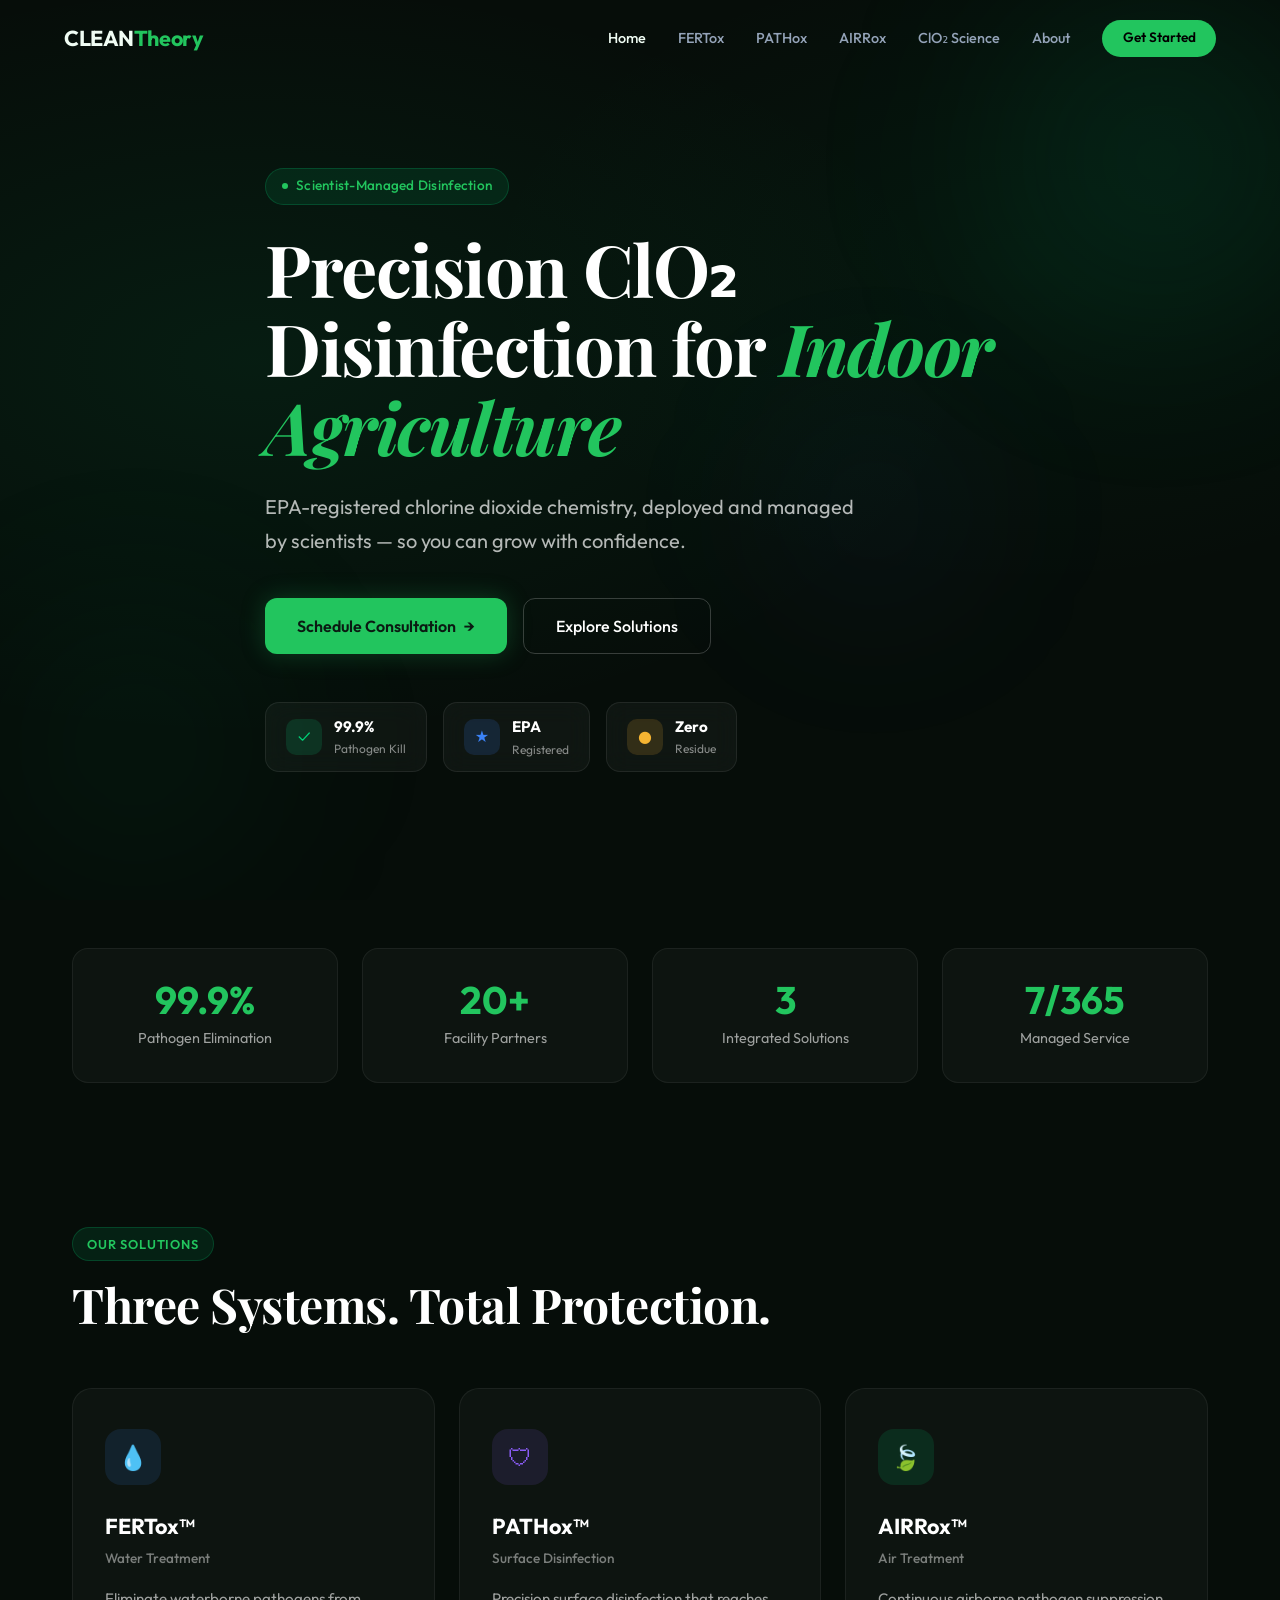
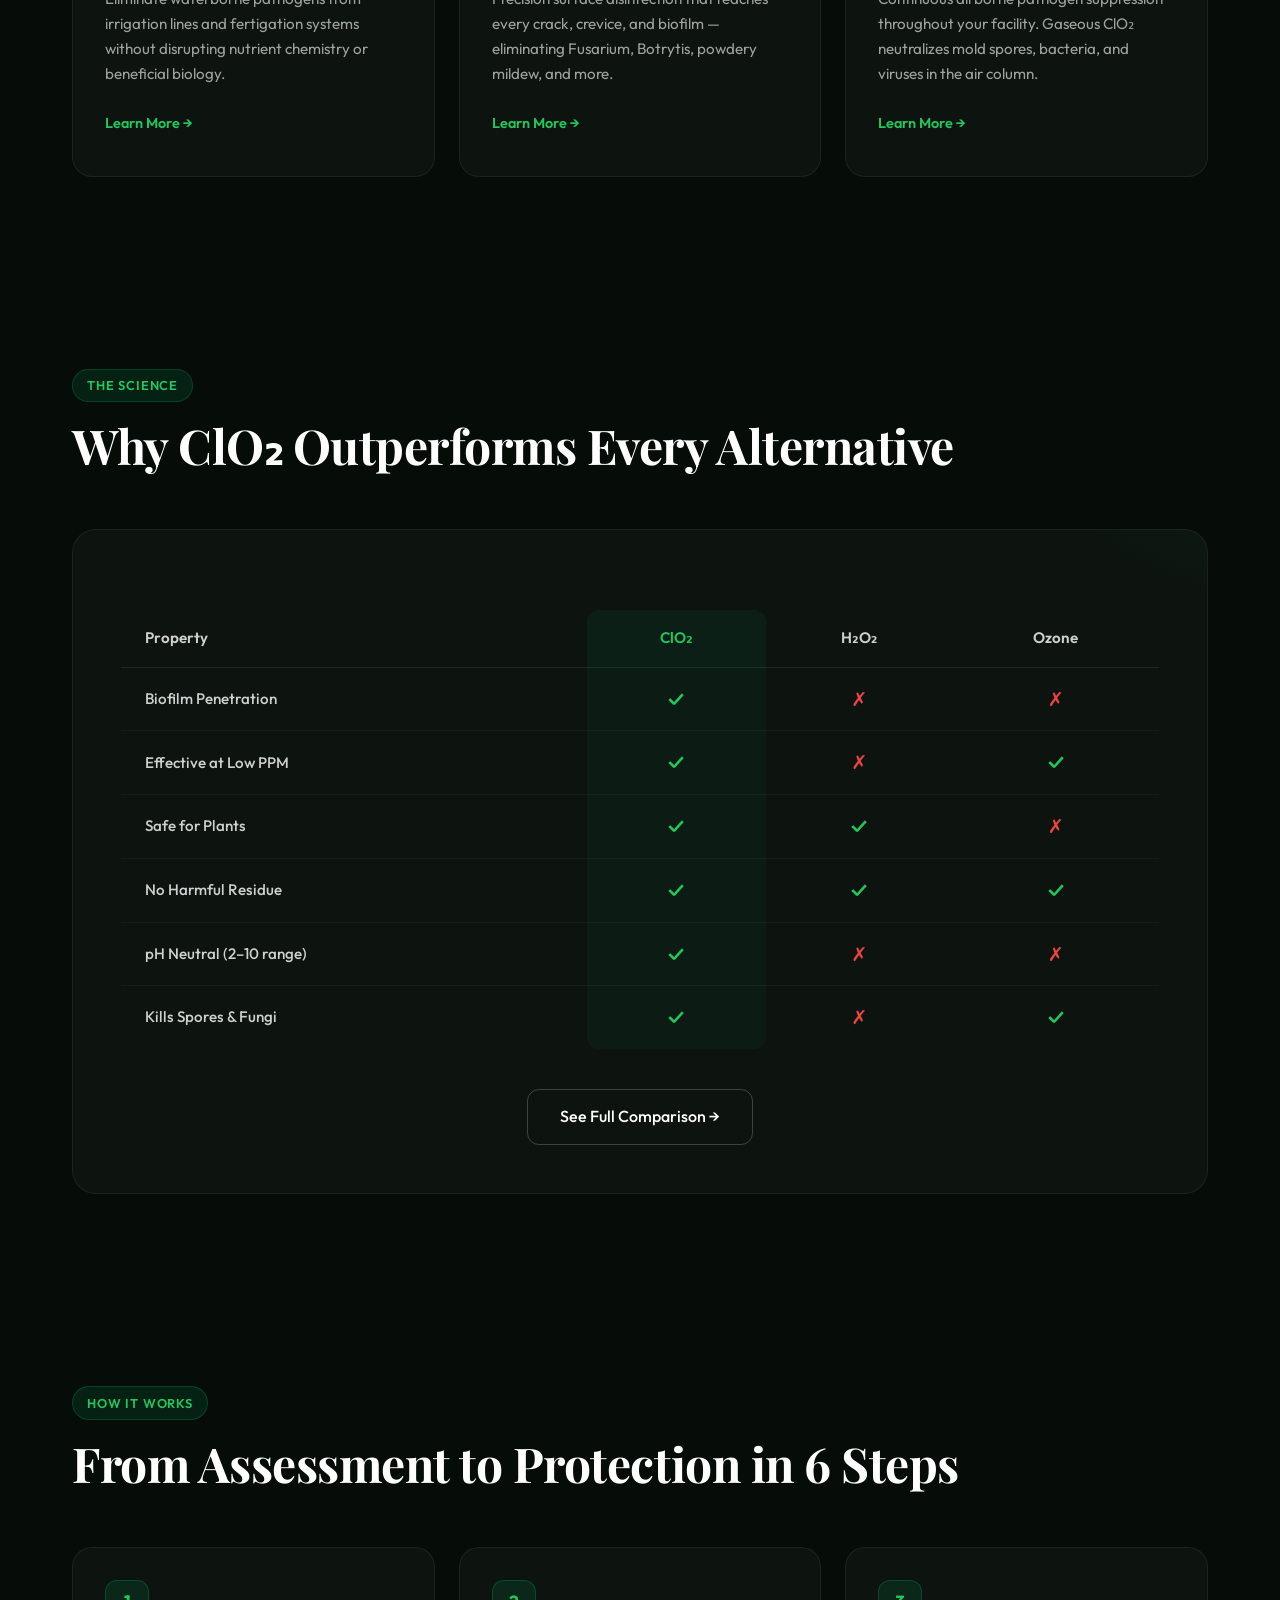
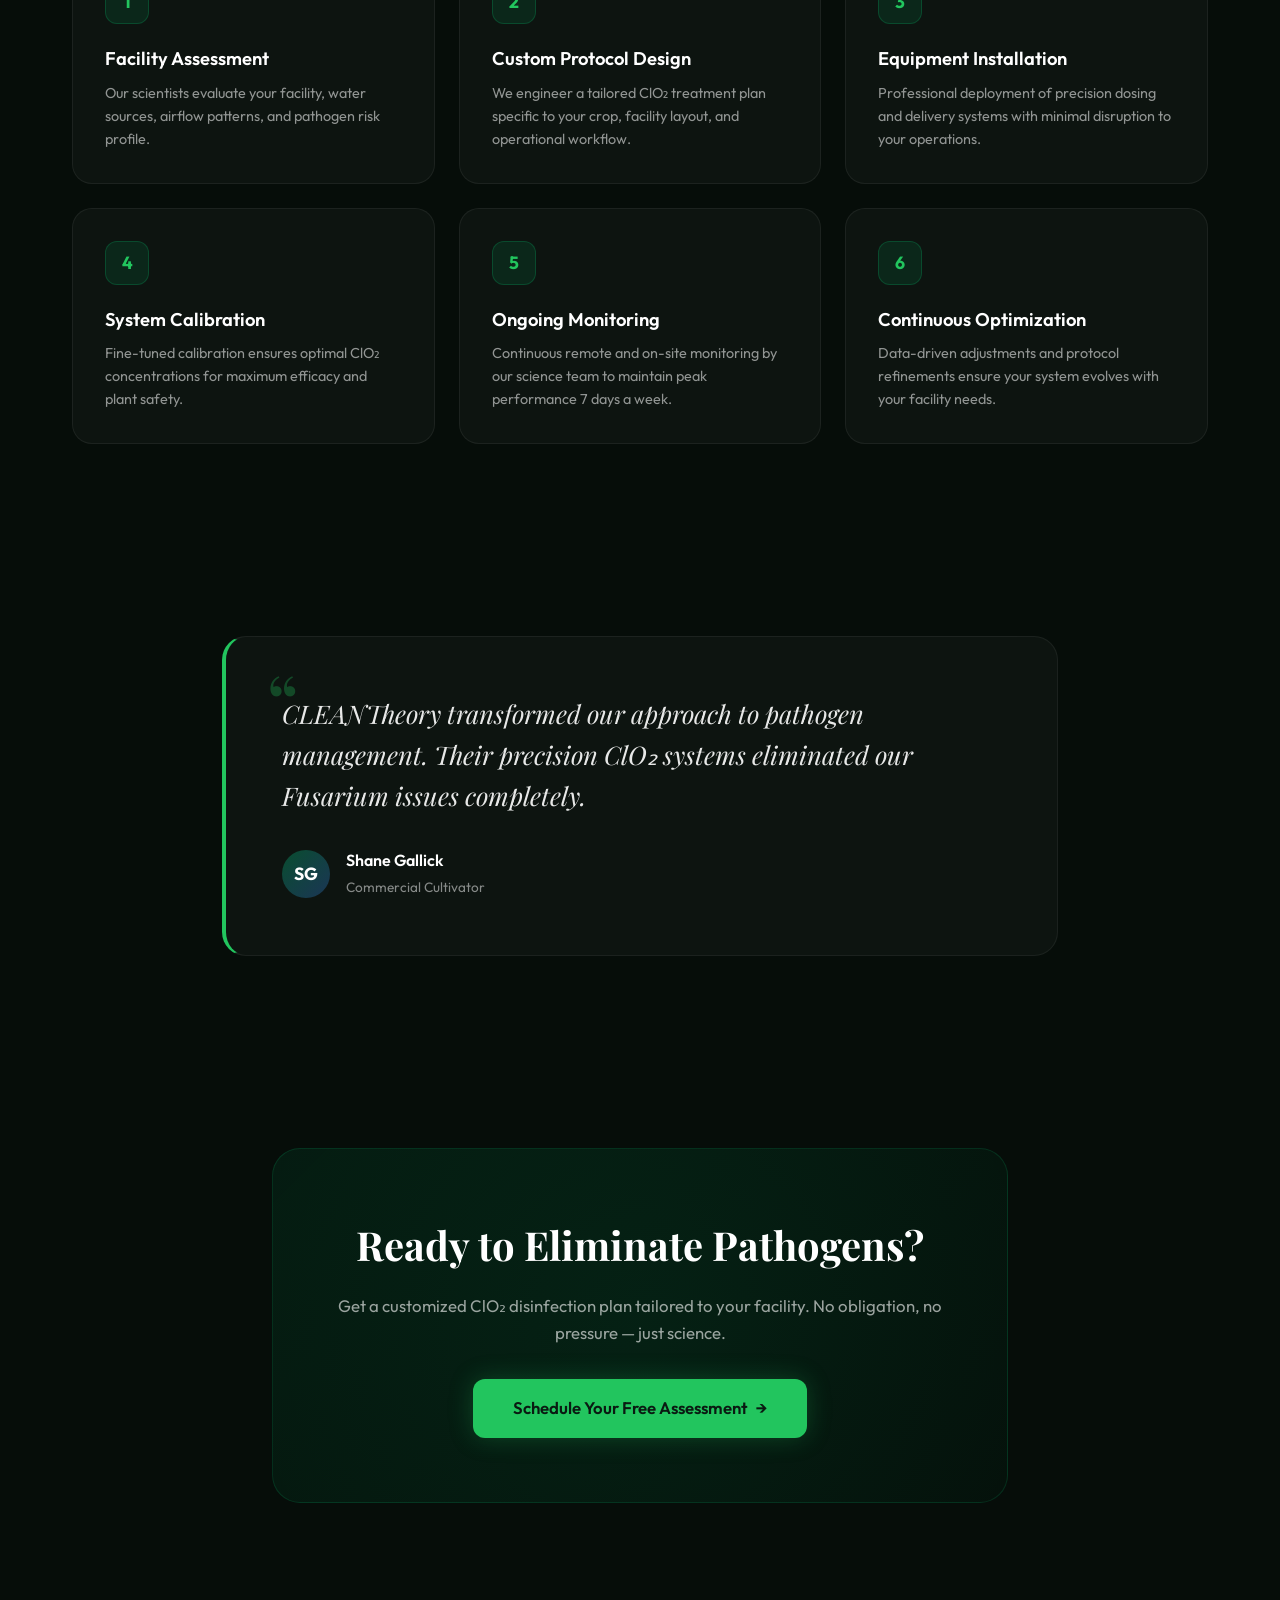
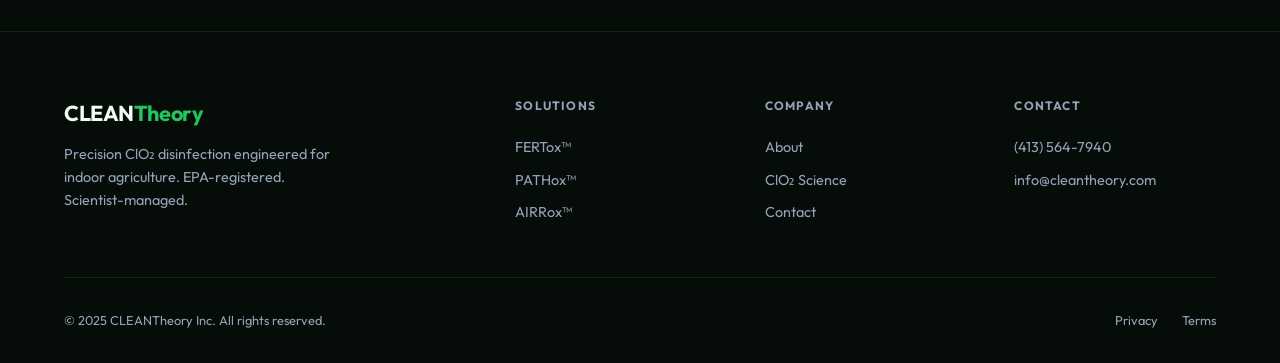
<file: index.html>
<!DOCTYPE html>
<html lang="en">
<head>
  <meta charset="UTF-8">
  <meta name="viewport" content="width=device-width, initial-scale=1.0">
  <title>CLEANTheory — Precision ClO₂ Disinfection for Indoor Agriculture</title>
  <meta name="description" content="EPA-registered chlorine dioxide disinfection systems engineered and managed by scientists for indoor agriculture facilities.">
  <link rel="preconnect" href="https://fonts.googleapis.com">
  <link rel="preconnect" href="https://fonts.gstatic.com" crossorigin>
  <link href="https://fonts.googleapis.com/css2?family=Outfit:wght@300;400;500;600;700&family=Playfair+Display:ital,wght@0,400;0,600;0,700;1,400&display=swap" rel="stylesheet">
  <link rel="stylesheet" href="css/styles.css">

  <style>
    /* ===== HERO ===== */
    .hero {
      position: relative;
      min-height: 100vh;
      display: flex;
      align-items: center;
      overflow: hidden;
      padding: 120px 0 80px;
    }

    .hero::before {
      content: '';
      position: absolute;
      inset: 0;
      background:
        radial-gradient(ellipse 80% 60% at 20% 40%, rgba(0, 210, 120, 0.08) 0%, transparent 70%),
        radial-gradient(ellipse 60% 50% at 80% 30%, rgba(0, 180, 100, 0.06) 0%, transparent 70%);
      pointer-events: none;
    }

    .hero-container {
      max-width: 1200px;
      margin: 0 auto;
      padding: 0 2rem;
      position: relative;
      z-index: 2;
    }

    .hero-content {
      max-width: 750px;
    }

    .hero-tag {
      display: inline-flex;
      align-items: center;
      gap: 0.5rem;
      padding: 0.4rem 1rem;
      border-radius: 100px;
      background: rgba(0, 210, 120, 0.1);
      border: 1px solid rgba(0, 210, 120, 0.2);
      color: var(--accent, #00d278);
      font-size: 0.85rem;
      font-weight: 500;
      margin-bottom: 1.5rem;
      letter-spacing: 0.02em;
    }

    .hero-tag::before {
      content: '';
      width: 6px;
      height: 6px;
      border-radius: 50%;
      background: var(--accent, #00d278);
      animation: pulse-dot 2s ease-in-out infinite;
    }

    @keyframes pulse-dot {
      0%, 100% { opacity: 1; transform: scale(1); }
      50% { opacity: 0.5; transform: scale(1.4); }
    }

    .hero h1 {
      font-family: 'Playfair Display', serif;
      font-size: clamp(2.8rem, 6vw, 4.5rem);
      font-weight: 700;
      line-height: 1.1;
      color: #fff;
      margin-bottom: 1.5rem;
      letter-spacing: -0.02em;
    }

    .hero h1 em {
      font-style: italic;
      color: var(--accent, #00d278);
    }

    .hero-subtitle {
      font-size: clamp(1.05rem, 2vw, 1.25rem);
      color: rgba(255, 255, 255, 0.7);
      line-height: 1.7;
      margin-bottom: 2.5rem;
      max-width: 600px;
    }

    .hero-buttons {
      display: flex;
      gap: 1rem;
      flex-wrap: wrap;
      margin-bottom: 3rem;
    }

    .btn-primary {
      display: inline-flex;
      align-items: center;
      gap: 0.5rem;
      padding: 0.9rem 2rem;
      background: var(--accent, #00d278);
      color: #0a1a12;
      border: none;
      border-radius: 12px;
      font-weight: 600;
      font-size: 1rem;
      text-decoration: none;
      cursor: pointer;
      transition: all 0.3s ease;
      font-family: 'Outfit', sans-serif;
    }

    .btn-primary:hover {
      background: #00e888;
      transform: translateY(-2px);
      box-shadow: 0 8px 30px rgba(0, 210, 120, 0.3);
    }

    .btn-outline {
      display: inline-flex;
      align-items: center;
      gap: 0.5rem;
      padding: 0.9rem 2rem;
      background: transparent;
      color: #fff;
      border: 1px solid rgba(255, 255, 255, 0.2);
      border-radius: 12px;
      font-weight: 500;
      font-size: 1rem;
      text-decoration: none;
      cursor: pointer;
      transition: all 0.3s ease;
      font-family: 'Outfit', sans-serif;
    }

    .btn-outline:hover {
      border-color: rgba(255, 255, 255, 0.5);
      background: rgba(255, 255, 255, 0.05);
      transform: translateY(-2px);
    }

    /* Floating Proof Cards */
    .proof-cards {
      display: flex;
      gap: 1rem;
      flex-wrap: wrap;
    }

    .proof-card {
      display: flex;
      align-items: center;
      gap: 0.75rem;
      padding: 0.75rem 1.25rem;
      background: rgba(255, 255, 255, 0.04);
      border: 1px solid rgba(255, 255, 255, 0.08);
      border-radius: 14px;
      backdrop-filter: blur(12px);
      animation: float-card 6s ease-in-out infinite;
    }

    .proof-card:nth-child(2) { animation-delay: -2s; }
    .proof-card:nth-child(3) { animation-delay: -4s; }

    @keyframes float-card {
      0%, 100% { transform: translateY(0); }
      50% { transform: translateY(-8px); }
    }

    .proof-card-icon {
      width: 36px;
      height: 36px;
      border-radius: 10px;
      display: flex;
      align-items: center;
      justify-content: center;
      font-size: 1rem;
      flex-shrink: 0;
    }

    .proof-card-icon.green {
      background: rgba(0, 210, 120, 0.15);
      color: #00d278;
    }

    .proof-card-icon.blue {
      background: rgba(59, 130, 246, 0.15);
      color: #3b82f6;
    }

    .proof-card-icon.gold {
      background: rgba(245, 180, 50, 0.15);
      color: #f5b432;
    }

    .proof-card-text {
      display: flex;
      flex-direction: column;
    }

    .proof-card-value {
      font-weight: 700;
      font-size: 0.95rem;
      color: #fff;
    }

    .proof-card-label {
      font-size: 0.75rem;
      color: rgba(255, 255, 255, 0.5);
    }

    /* Floating Gradient Orbs */
    .hero-orb {
      position: absolute;
      border-radius: 50%;
      filter: blur(80px);
      pointer-events: none;
      z-index: 0;
    }

    .hero-orb-1 {
      width: 500px;
      height: 500px;
      background: radial-gradient(circle, rgba(0, 210, 120, 0.12) 0%, transparent 70%);
      top: -10%;
      right: -10%;
      animation: orb-float-1 12s ease-in-out infinite;
    }

    .hero-orb-2 {
      width: 400px;
      height: 400px;
      background: radial-gradient(circle, rgba(0, 140, 80, 0.1) 0%, transparent 70%);
      bottom: -5%;
      left: -5%;
      animation: orb-float-2 15s ease-in-out infinite;
    }

    .hero-orb-3 {
      width: 300px;
      height: 300px;
      background: radial-gradient(circle, rgba(59, 130, 246, 0.08) 0%, transparent 70%);
      top: 40%;
      right: 20%;
      animation: orb-float-3 10s ease-in-out infinite;
    }

    @keyframes orb-float-1 {
      0%, 100% { transform: translate(0, 0) scale(1); }
      33% { transform: translate(-30px, 20px) scale(1.05); }
      66% { transform: translate(20px, -15px) scale(0.95); }
    }

    @keyframes orb-float-2 {
      0%, 100% { transform: translate(0, 0) scale(1); }
      33% { transform: translate(25px, -20px) scale(1.08); }
      66% { transform: translate(-15px, 25px) scale(0.92); }
    }

    @keyframes orb-float-3 {
      0%, 100% { transform: translate(0, 0) scale(1); }
      50% { transform: translate(-20px, 30px) scale(1.1); }
    }

    /* ===== TRUST BAR ===== */
    .trust-bar {
      padding: 3rem 0;
      position: relative;
    }

    .trust-bar-inner {
      max-width: 1200px;
      margin: 0 auto;
      padding: 0 2rem;
    }

    .trust-grid {
      display: grid;
      grid-template-columns: repeat(4, 1fr);
      gap: 1.5rem;
    }

    .trust-card {
      background: rgba(255, 255, 255, 0.03);
      border: 1px solid rgba(255, 255, 255, 0.06);
      border-radius: 16px;
      padding: 2rem 1.5rem;
      text-align: center;
      transition: all 0.3s ease;
    }

    .trust-card:hover {
      background: rgba(255, 255, 255, 0.05);
      border-color: rgba(0, 210, 120, 0.15);
      transform: translateY(-4px);
    }

    .trust-value {
      font-size: clamp(1.8rem, 3vw, 2.5rem);
      font-weight: 700;
      color: var(--accent, #00d278);
      line-height: 1;
      margin-bottom: 0.5rem;
      font-family: 'Outfit', sans-serif;
    }

    .trust-label {
      font-size: 0.9rem;
      color: rgba(255, 255, 255, 0.6);
      font-weight: 400;
    }

    /* ===== SOLUTIONS PREVIEW ===== */
    .solutions-section {
      padding: 6rem 0;
      position: relative;
    }

    .solutions-inner {
      max-width: 1200px;
      margin: 0 auto;
      padding: 0 2rem;
    }

    .section-tag {
      display: inline-flex;
      align-items: center;
      gap: 0.5rem;
      padding: 0.35rem 0.9rem;
      border-radius: 100px;
      background: rgba(0, 210, 120, 0.1);
      border: 1px solid rgba(0, 210, 120, 0.2);
      color: var(--accent, #00d278);
      font-size: 0.8rem;
      font-weight: 600;
      letter-spacing: 0.06em;
      text-transform: uppercase;
      margin-bottom: 1rem;
    }

    .section-title {
      font-family: 'Playfair Display', serif;
      font-size: clamp(2rem, 4vw, 3rem);
      font-weight: 700;
      color: #fff;
      margin-bottom: 3.5rem;
      line-height: 1.15;
      letter-spacing: -0.01em;
    }

    .solutions-grid {
      display: grid;
      grid-template-columns: repeat(3, 1fr);
      gap: 1.5rem;
    }

    .solution-card {
      background: rgba(255, 255, 255, 0.03);
      border: 1px solid rgba(255, 255, 255, 0.06);
      border-radius: 20px;
      padding: 2.5rem 2rem;
      transition: all 0.4s ease;
      position: relative;
      overflow: hidden;
    }

    .solution-card::before {
      content: '';
      position: absolute;
      top: 0;
      left: 0;
      right: 0;
      height: 3px;
      border-radius: 20px 20px 0 0;
      opacity: 0;
      transition: opacity 0.4s ease;
    }

    .solution-card:hover::before {
      opacity: 1;
    }

    .solution-card:hover {
      background: rgba(255, 255, 255, 0.05);
      transform: translateY(-6px);
      border-color: rgba(255, 255, 255, 0.1);
    }

    .solution-card.blue::before { background: linear-gradient(90deg, #3b82f6, #60a5fa); }
    .solution-card.violet::before { background: linear-gradient(90deg, #8b5cf6, #a78bfa); }
    .solution-card.green::before { background: linear-gradient(90deg, #00d278, #34d399); }

    .solution-icon {
      width: 56px;
      height: 56px;
      border-radius: 16px;
      display: flex;
      align-items: center;
      justify-content: center;
      font-size: 1.5rem;
      margin-bottom: 1.5rem;
    }

    .solution-card.blue .solution-icon {
      background: rgba(59, 130, 246, 0.12);
      color: #3b82f6;
    }

    .solution-card.violet .solution-icon {
      background: rgba(139, 92, 246, 0.12);
      color: #8b5cf6;
    }

    .solution-card.green .solution-icon {
      background: rgba(0, 210, 120, 0.12);
      color: #00d278;
    }

    .solution-card h3 {
      font-size: 1.35rem;
      font-weight: 700;
      color: #fff;
      margin-bottom: 0.25rem;
    }

    .solution-card .solution-type {
      font-size: 0.85rem;
      color: rgba(255, 255, 255, 0.45);
      margin-bottom: 1rem;
      font-weight: 500;
    }

    .solution-card p {
      font-size: 0.95rem;
      color: rgba(255, 255, 255, 0.6);
      line-height: 1.65;
      margin-bottom: 1.5rem;
    }

    .solution-link {
      display: inline-flex;
      align-items: center;
      gap: 0.4rem;
      color: var(--accent, #00d278);
      text-decoration: none;
      font-weight: 600;
      font-size: 0.9rem;
      transition: gap 0.3s ease;
    }

    .solution-link:hover {
      gap: 0.7rem;
    }

    /* ===== COMPARISON TEASER ===== */
    .comparison-section {
      padding: 6rem 0;
      position: relative;
    }

    .comparison-inner {
      max-width: 1200px;
      margin: 0 auto;
      padding: 0 2rem;
    }

    .comparison-card {
      background: rgba(255, 255, 255, 0.03);
      border: 1px solid rgba(255, 255, 255, 0.06);
      border-radius: 24px;
      padding: 3rem;
      overflow: hidden;
      position: relative;
    }

    .comparison-card::before {
      content: '';
      position: absolute;
      top: -50%;
      right: -20%;
      width: 400px;
      height: 400px;
      background: radial-gradient(circle, rgba(0, 210, 120, 0.06) 0%, transparent 70%);
      pointer-events: none;
    }

    .comparison-table {
      width: 100%;
      margin-top: 2rem;
      border-collapse: separate;
      border-spacing: 0;
    }

    .comparison-table thead th {
      padding: 1rem 1.5rem;
      text-align: center;
      font-weight: 600;
      font-size: 0.95rem;
      color: rgba(255, 255, 255, 0.8);
      border-bottom: 1px solid rgba(255, 255, 255, 0.08);
    }

    .comparison-table thead th:first-child {
      text-align: left;
    }

    .comparison-table thead th.highlight {
      color: var(--accent, #00d278);
      background: rgba(0, 210, 120, 0.06);
      border-radius: 12px 12px 0 0;
    }

    .comparison-table tbody td {
      padding: 1rem 1.5rem;
      text-align: center;
      font-size: 0.95rem;
      color: rgba(255, 255, 255, 0.6);
      border-bottom: 1px solid rgba(255, 255, 255, 0.04);
    }

    .comparison-table tbody td:first-child {
      text-align: left;
      font-weight: 500;
      color: rgba(255, 255, 255, 0.8);
    }

    .comparison-table tbody td.highlight {
      background: rgba(0, 210, 120, 0.04);
    }

    .comparison-table tbody tr:last-child td {
      border-bottom: none;
    }

    .comparison-table tbody tr:last-child td.highlight {
      border-radius: 0 0 12px 12px;
    }

    .check {
      color: var(--accent, #00d278);
      font-weight: 700;
      font-size: 1.2rem;
    }

    .cross {
      color: #ef4444;
      font-weight: 700;
      font-size: 1.2rem;
    }

    .comparison-cta {
      text-align: center;
      margin-top: 2.5rem;
    }

    /* ===== PROCESS TIMELINE ===== */
    .process-section {
      padding: 6rem 0;
      position: relative;
    }

    .process-inner {
      max-width: 1200px;
      margin: 0 auto;
      padding: 0 2rem;
    }

    .process-grid {
      display: grid;
      grid-template-columns: repeat(3, 1fr);
      gap: 1.5rem;
      margin-top: 0;
    }

    .process-step {
      background: rgba(255, 255, 255, 0.03);
      border: 1px solid rgba(255, 255, 255, 0.06);
      border-radius: 20px;
      padding: 2rem;
      position: relative;
      transition: all 0.3s ease;
    }

    .process-step:hover {
      background: rgba(255, 255, 255, 0.05);
      border-color: rgba(0, 210, 120, 0.15);
      transform: translateY(-4px);
    }

    .step-number {
      display: flex;
      align-items: center;
      justify-content: center;
      width: 44px;
      height: 44px;
      border-radius: 12px;
      background: rgba(0, 210, 120, 0.1);
      border: 1px solid rgba(0, 210, 120, 0.2);
      color: var(--accent, #00d278);
      font-weight: 700;
      font-size: 1.1rem;
      margin-bottom: 1.25rem;
    }

    .process-step h3 {
      font-size: 1.15rem;
      font-weight: 600;
      color: #fff;
      margin-bottom: 0.5rem;
    }

    .process-step p {
      font-size: 0.9rem;
      color: rgba(255, 255, 255, 0.55);
      line-height: 1.6;
    }

    /* ===== TESTIMONIAL ===== */
    .testimonial-section {
      padding: 6rem 0;
      position: relative;
    }

    .testimonial-inner {
      max-width: 900px;
      margin: 0 auto;
      padding: 0 2rem;
    }

    .testimonial-card {
      background: rgba(255, 255, 255, 0.03);
      border: 1px solid rgba(255, 255, 255, 0.06);
      border-radius: 24px;
      padding: 3.5rem;
      position: relative;
      border-left: 4px solid var(--accent, #00d278);
    }

    .testimonial-quote-mark {
      font-family: 'Playfair Display', serif;
      font-size: 5rem;
      color: var(--accent, #00d278);
      opacity: 0.3;
      line-height: 1;
      position: absolute;
      top: 1.5rem;
      left: 2.5rem;
    }

    .testimonial-text {
      font-family: 'Playfair Display', serif;
      font-size: clamp(1.2rem, 2.5vw, 1.6rem);
      color: rgba(255, 255, 255, 0.9);
      line-height: 1.6;
      font-style: italic;
      margin-bottom: 2rem;
      position: relative;
      z-index: 1;
    }

    .testimonial-author {
      display: flex;
      align-items: center;
      gap: 1rem;
    }

    .testimonial-avatar {
      width: 48px;
      height: 48px;
      border-radius: 50%;
      background: linear-gradient(135deg, rgba(0, 210, 120, 0.3), rgba(59, 130, 246, 0.3));
      display: flex;
      align-items: center;
      justify-content: center;
      font-weight: 700;
      color: #fff;
      font-size: 1.1rem;
    }

    .testimonial-info h4 {
      font-size: 1rem;
      font-weight: 600;
      color: #fff;
    }

    .testimonial-info span {
      font-size: 0.85rem;
      color: rgba(255, 255, 255, 0.5);
    }

    /* ===== CTA SECTION ===== */
    .cta-section {
      padding: 6rem 0 8rem;
      position: relative;
    }

    .cta-inner {
      max-width: 800px;
      margin: 0 auto;
      padding: 0 2rem;
      text-align: center;
    }

    .cta-card {
      background: linear-gradient(135deg, rgba(0, 210, 120, 0.08) 0%, rgba(0, 140, 80, 0.04) 100%);
      border: 1px solid rgba(0, 210, 120, 0.15);
      border-radius: 28px;
      padding: 4rem 3rem;
      position: relative;
      overflow: hidden;
    }

    .cta-card::before {
      content: '';
      position: absolute;
      top: -50%;
      left: -50%;
      width: 200%;
      height: 200%;
      background: radial-gradient(circle at 50% 50%, rgba(0, 210, 120, 0.05) 0%, transparent 50%);
      pointer-events: none;
    }

    .cta-card h2 {
      font-family: 'Playfair Display', serif;
      font-size: clamp(1.8rem, 3.5vw, 2.5rem);
      font-weight: 700;
      color: #fff;
      margin-bottom: 1rem;
      position: relative;
    }

    .cta-card p {
      font-size: 1.05rem;
      color: rgba(255, 255, 255, 0.6);
      margin-bottom: 2rem;
      position: relative;
    }

    .cta-card .btn-primary {
      position: relative;
      padding: 1rem 2.5rem;
      font-size: 1.05rem;
    }

    /* ===== RESPONSIVE ===== */
    @media (max-width: 1024px) {
      .solutions-grid {
        grid-template-columns: repeat(2, 1fr);
      }
      .process-grid {
        grid-template-columns: repeat(2, 1fr);
      }
      .trust-grid {
        grid-template-columns: repeat(2, 1fr);
      }
    }

    @media (max-width: 768px) {
      .hero {
        padding: 100px 0 60px;
        min-height: auto;
      }
      .solutions-grid,
      .process-grid {
        grid-template-columns: 1fr;
      }
      .trust-grid {
        grid-template-columns: repeat(2, 1fr);
      }
      .proof-cards {
        flex-direction: column;
      }
      .comparison-card {
        padding: 1.5rem;
        overflow-x: auto;
      }
      .comparison-table {
        min-width: 500px;
      }
      .testimonial-card {
        padding: 2rem 1.5rem;
      }
      .cta-card {
        padding: 3rem 1.5rem;
      }
    }

    @media (max-width: 480px) {
      .trust-grid {
        grid-template-columns: 1fr;
      }
      .hero-buttons {
        flex-direction: column;
      }
      .hero-buttons .btn-primary,
      .hero-buttons .btn-outline {
        justify-content: center;
      }
    }

    /* ===== REVEAL ANIMATION ===== */
    .reveal {
      opacity: 0;
      transform: translateY(30px);
      transition: opacity 0.8s ease, transform 0.8s ease;
    }

    .reveal.visible {
      opacity: 1;
      transform: translateY(0);
    }
  </style>
</head>
<body>

  <!-- NAV -->
  <nav class="site-nav">
    <div class="nav-inner">
      <a href="index.html" class="nav-logo">CLEAN<span>Theory</span></a>
      <div class="nav-links">
        <a href="index.html" class="active">Home</a>
        <a href="solutions/fertox.html">FERTox</a>
        <a href="solutions/pathox.html">PATHox</a>
        <a href="solutions/airrox.html">AIRRox</a>
        <a href="clo2-vs-alternatives.html">ClO₂ Science</a>
        <a href="about.html">About</a>
        <a href="contact.html" class="nav-cta">Get Started</a>
      </div>
      <button class="hamburger" aria-label="Menu">
        <span></span><span></span><span></span>
      </button>
    </div>
  </nav>

  <!-- HERO -->
  <section class="hero">
    <div class="hero-orb hero-orb-1"></div>
    <div class="hero-orb hero-orb-2"></div>
    <div class="hero-orb hero-orb-3"></div>

    <div class="hero-container">
      <div class="hero-content reveal">
        <div class="hero-tag">Scientist-Managed Disinfection</div>
        <h1>Precision ClO₂ Disinfection for <em>Indoor Agriculture</em></h1>
        <p class="hero-subtitle">EPA-registered chlorine dioxide chemistry, deployed and managed by scientists — so you can grow with confidence.</p>
        <div class="hero-buttons">
          <a href="contact.html" class="btn-primary">Schedule Consultation <span>&rarr;</span></a>
          <a href="#solutions" class="btn-outline">Explore Solutions</a>
        </div>
        <div class="proof-cards">
          <div class="proof-card">
            <div class="proof-card-icon green">&#10003;</div>
            <div class="proof-card-text">
              <span class="proof-card-value">99.9%</span>
              <span class="proof-card-label">Pathogen Kill</span>
            </div>
          </div>
          <div class="proof-card">
            <div class="proof-card-icon blue">&#9733;</div>
            <div class="proof-card-text">
              <span class="proof-card-value">EPA</span>
              <span class="proof-card-label">Registered</span>
            </div>
          </div>
          <div class="proof-card">
            <div class="proof-card-icon gold">&#9679;</div>
            <div class="proof-card-text">
              <span class="proof-card-value">Zero</span>
              <span class="proof-card-label">Residue</span>
            </div>
          </div>
        </div>
      </div>
    </div>
  </section>

  <!-- TRUST BAR -->
  <section class="trust-bar">
    <div class="trust-bar-inner">
      <div class="trust-grid reveal">
        <div class="trust-card">
          <div class="trust-value">99.9%</div>
          <div class="trust-label">Pathogen Elimination</div>
        </div>
        <div class="trust-card">
          <div class="trust-value">20+</div>
          <div class="trust-label">Facility Partners</div>
        </div>
        <div class="trust-card">
          <div class="trust-value">3</div>
          <div class="trust-label">Integrated Solutions</div>
        </div>
        <div class="trust-card">
          <div class="trust-value">7/365</div>
          <div class="trust-label">Managed Service</div>
        </div>
      </div>
    </div>
  </section>

  <!-- SOLUTIONS PREVIEW -->
  <section class="solutions-section" id="solutions">
    <div class="solutions-inner">
      <div class="reveal">
        <div class="section-tag">Our Solutions</div>
        <h2 class="section-title">Three Systems. Total Protection.</h2>
      </div>
      <div class="solutions-grid reveal">
        <div class="solution-card blue">
          <div class="solution-icon">&#128167;</div>
          <h3>FERTox&trade;</h3>
          <div class="solution-type">Water Treatment</div>
          <p>Eliminate waterborne pathogens from irrigation lines and fertigation systems without disrupting nutrient chemistry or beneficial biology.</p>
          <a href="solutions/fertox.html" class="solution-link">Learn More &rarr;</a>
        </div>
        <div class="solution-card violet">
          <div class="solution-icon">&#128737;</div>
          <h3>PATHox&trade;</h3>
          <div class="solution-type">Surface Disinfection</div>
          <p>Precision surface disinfection that reaches every crack, crevice, and biofilm — eliminating Fusarium, Botrytis, powdery mildew, and more.</p>
          <a href="solutions/pathox.html" class="solution-link">Learn More &rarr;</a>
        </div>
        <div class="solution-card green">
          <div class="solution-icon">&#127811;</div>
          <h3>AIRRox&trade;</h3>
          <div class="solution-type">Air Treatment</div>
          <p>Continuous airborne pathogen suppression throughout your facility. Gaseous ClO₂ neutralizes mold spores, bacteria, and viruses in the air column.</p>
          <a href="solutions/airrox.html" class="solution-link">Learn More &rarr;</a>
        </div>
      </div>
    </div>
  </section>

  <!-- COMPARISON TEASER -->
  <section class="comparison-section">
    <div class="comparison-inner">
      <div class="reveal">
        <div class="section-tag">The Science</div>
        <h2 class="section-title">Why ClO₂ Outperforms Every Alternative</h2>
      </div>
      <div class="comparison-card reveal">
        <table class="comparison-table">
          <thead>
            <tr>
              <th>Property</th>
              <th class="highlight">ClO₂</th>
              <th>H₂O₂</th>
              <th>Ozone</th>
            </tr>
          </thead>
          <tbody>
            <tr>
              <td>Biofilm Penetration</td>
              <td class="highlight"><span class="check">&#10003;</span></td>
              <td><span class="cross">&#10007;</span></td>
              <td><span class="cross">&#10007;</span></td>
            </tr>
            <tr>
              <td>Effective at Low PPM</td>
              <td class="highlight"><span class="check">&#10003;</span></td>
              <td><span class="cross">&#10007;</span></td>
              <td><span class="check">&#10003;</span></td>
            </tr>
            <tr>
              <td>Safe for Plants</td>
              <td class="highlight"><span class="check">&#10003;</span></td>
              <td><span class="check">&#10003;</span></td>
              <td><span class="cross">&#10007;</span></td>
            </tr>
            <tr>
              <td>No Harmful Residue</td>
              <td class="highlight"><span class="check">&#10003;</span></td>
              <td><span class="check">&#10003;</span></td>
              <td><span class="check">&#10003;</span></td>
            </tr>
            <tr>
              <td>pH Neutral (2&ndash;10 range)</td>
              <td class="highlight"><span class="check">&#10003;</span></td>
              <td><span class="cross">&#10007;</span></td>
              <td><span class="cross">&#10007;</span></td>
            </tr>
            <tr>
              <td>Kills Spores &amp; Fungi</td>
              <td class="highlight"><span class="check">&#10003;</span></td>
              <td><span class="cross">&#10007;</span></td>
              <td><span class="check">&#10003;</span></td>
            </tr>
          </tbody>
        </table>
        <div class="comparison-cta">
          <a href="clo2-vs-alternatives.html" class="btn-outline">See Full Comparison &rarr;</a>
        </div>
      </div>
    </div>
  </section>

  <!-- PROCESS TIMELINE -->
  <section class="process-section">
    <div class="process-inner">
      <div class="reveal">
        <div class="section-tag">How It Works</div>
        <h2 class="section-title">From Assessment to Protection in 6 Steps</h2>
      </div>
      <div class="process-grid reveal">
        <div class="process-step">
          <div class="step-number">1</div>
          <h3>Facility Assessment</h3>
          <p>Our scientists evaluate your facility, water sources, airflow patterns, and pathogen risk profile.</p>
        </div>
        <div class="process-step">
          <div class="step-number">2</div>
          <h3>Custom Protocol Design</h3>
          <p>We engineer a tailored ClO₂ treatment plan specific to your crop, facility layout, and operational workflow.</p>
        </div>
        <div class="process-step">
          <div class="step-number">3</div>
          <h3>Equipment Installation</h3>
          <p>Professional deployment of precision dosing and delivery systems with minimal disruption to your operations.</p>
        </div>
        <div class="process-step">
          <div class="step-number">4</div>
          <h3>System Calibration</h3>
          <p>Fine-tuned calibration ensures optimal ClO₂ concentrations for maximum efficacy and plant safety.</p>
        </div>
        <div class="process-step">
          <div class="step-number">5</div>
          <h3>Ongoing Monitoring</h3>
          <p>Continuous remote and on-site monitoring by our science team to maintain peak performance 7 days a week.</p>
        </div>
        <div class="process-step">
          <div class="step-number">6</div>
          <h3>Continuous Optimization</h3>
          <p>Data-driven adjustments and protocol refinements ensure your system evolves with your facility needs.</p>
        </div>
      </div>
    </div>
  </section>

  <!-- TESTIMONIAL -->
  <section class="testimonial-section">
    <div class="testimonial-inner">
      <div class="testimonial-card reveal">
        <div class="testimonial-quote-mark">&ldquo;</div>
        <p class="testimonial-text">CLEANTheory transformed our approach to pathogen management. Their precision ClO₂ systems eliminated our Fusarium issues completely.</p>
        <div class="testimonial-author">
          <div class="testimonial-avatar">SG</div>
          <div class="testimonial-info">
            <h4>Shane Gallick</h4>
            <span>Commercial Cultivator</span>
          </div>
        </div>
      </div>
    </div>
  </section>

  <!-- CTA -->
  <section class="cta-section">
    <div class="cta-inner">
      <div class="cta-card reveal">
        <h2>Ready to Eliminate Pathogens?</h2>
        <p>Get a customized ClO₂ disinfection plan tailored to your facility. No obligation, no pressure — just science.</p>
        <a href="contact.html" class="btn-primary">Schedule Your Free Assessment <span>&rarr;</span></a>
      </div>
    </div>
  </section>

  <!-- FOOTER -->
  <footer class="site-footer">
    <div class="container">
      <div class="footer-grid">
        <div class="footer-brand">
          <div class="nav-logo">CLEAN<span>Theory</span></div>
          <p>Precision ClO₂ disinfection engineered for indoor agriculture. EPA-registered. Scientist-managed.</p>
        </div>
        <div class="footer-col">
          <h4>Solutions</h4>
          <a href="solutions/fertox.html">FERTox&trade;</a>
          <a href="solutions/pathox.html">PATHox&trade;</a>
          <a href="solutions/airrox.html">AIRRox&trade;</a>
        </div>
        <div class="footer-col">
          <h4>Company</h4>
          <a href="about.html">About</a>
          <a href="clo2-vs-alternatives.html">ClO₂ Science</a>
          <a href="contact.html">Contact</a>
        </div>
        <div class="footer-col">
          <h4>Contact</h4>
          <a href="tel:4135647940">(413) 564-7940</a>
          <a href="mailto:info@cleantheory.com">info@cleantheory.com</a>
        </div>
      </div>
      <div class="footer-bottom">
        <span>&copy; 2025 CLEANTheory Inc. All rights reserved.</span>
        <div class="footer-legal">
          <a href="#">Privacy</a>
          <a href="#">Terms</a>
        </div>
      </div>
    </div>
  </footer>

  <script src="js/main.js"></script>
</body>
</html>
</file>
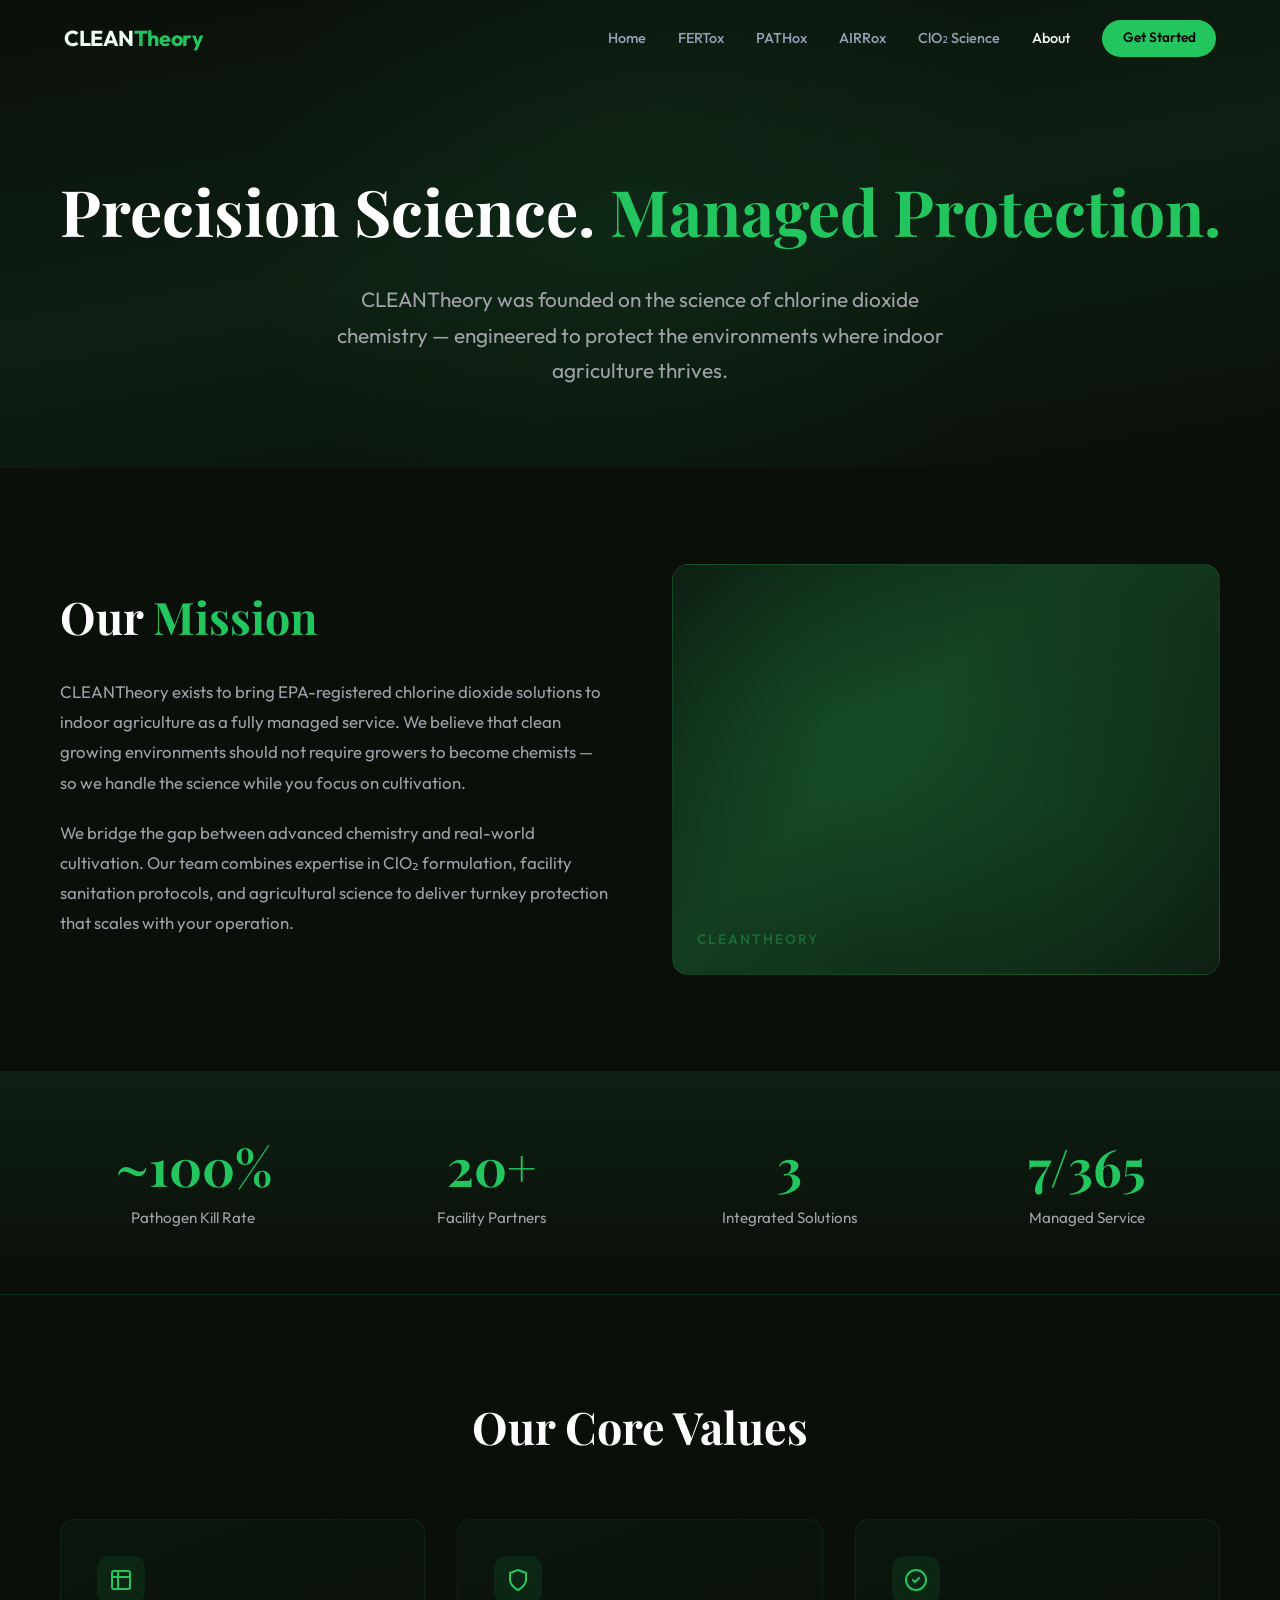
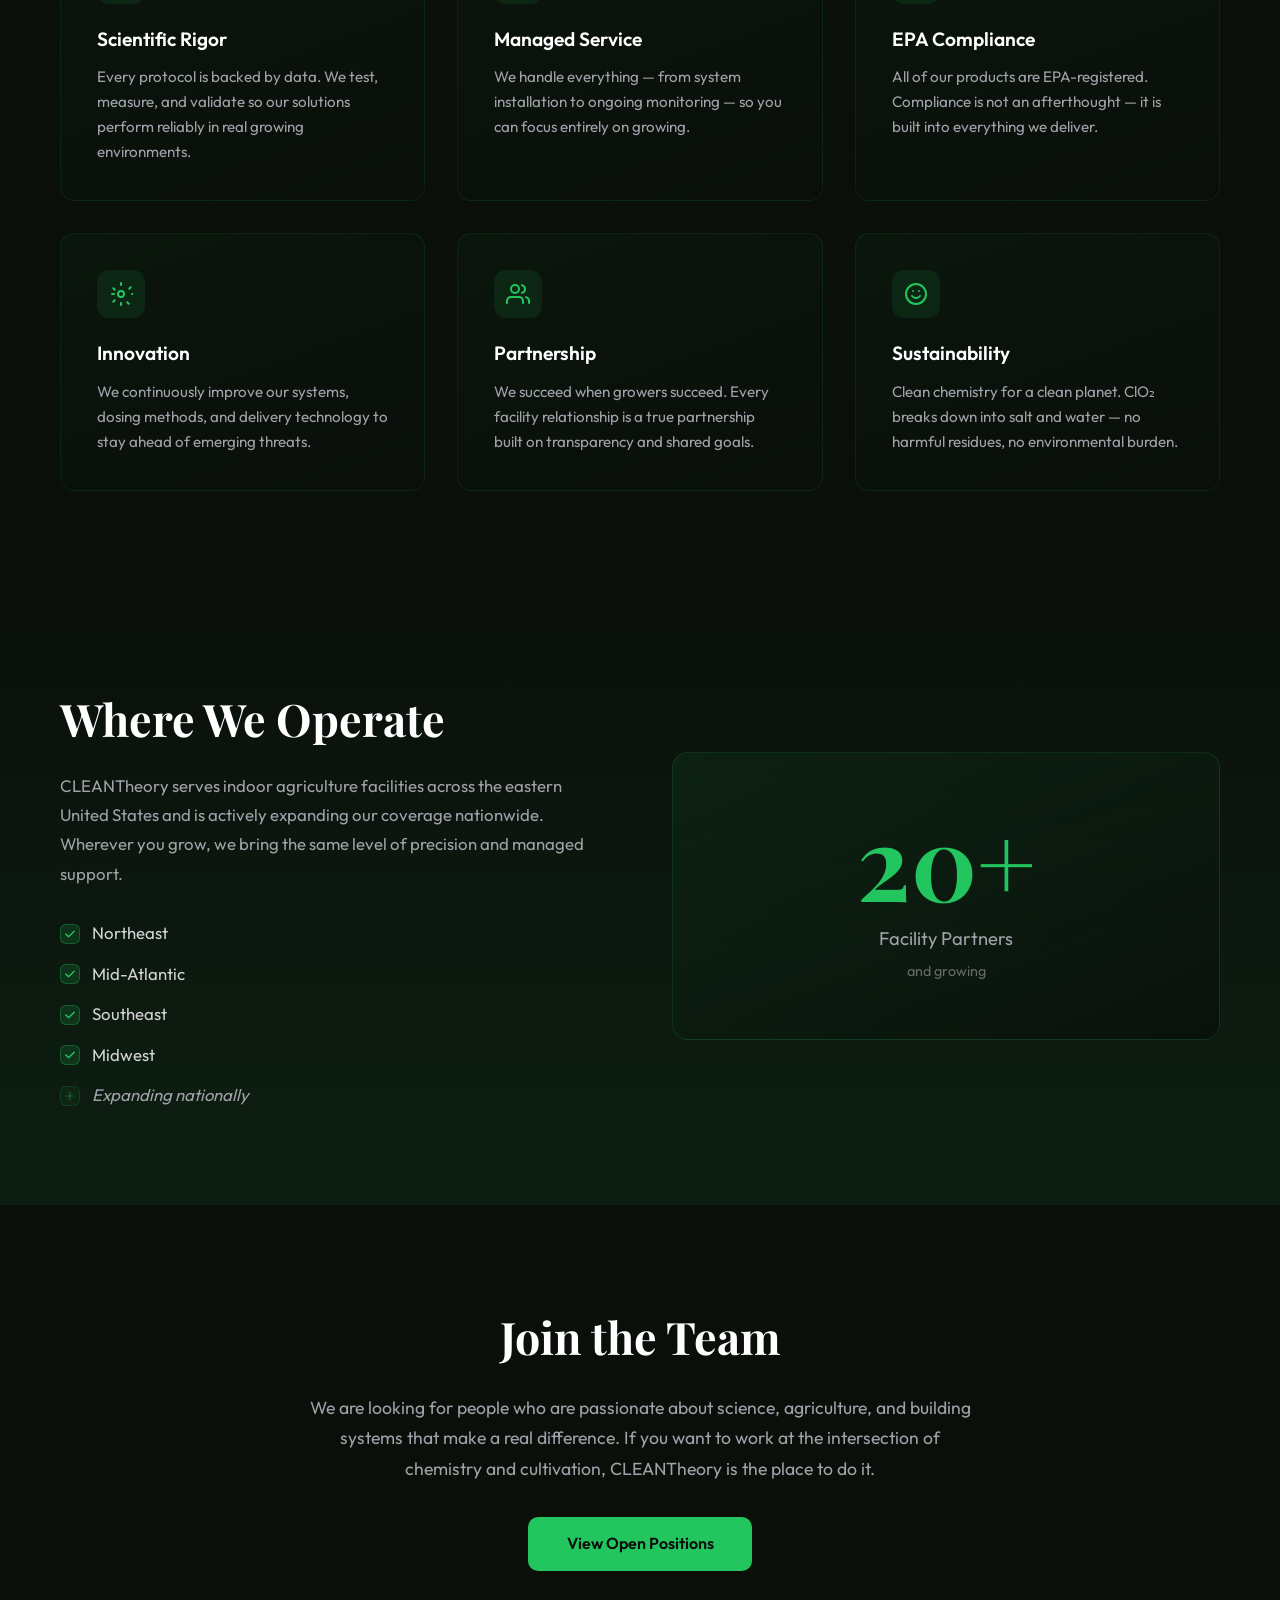
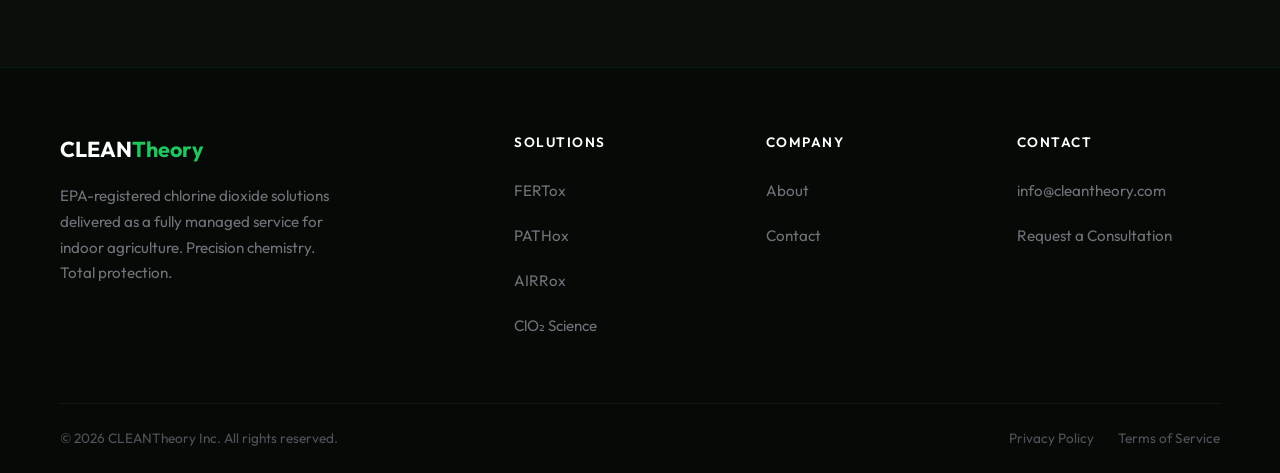
<file: about.html>
<!DOCTYPE html>
<html lang="en">
<head>
  <meta charset="UTF-8">
  <meta name="viewport" content="width=device-width, initial-scale=1.0">
  <title>About | CLEANTheory Inc.</title>
  <meta name="description" content="Learn about CLEANTheory Inc. — precision chlorine dioxide science delivered as a fully managed service for indoor agriculture facilities.">
  <link rel="preconnect" href="https://fonts.googleapis.com">
  <link rel="preconnect" href="https://fonts.gstatic.com" crossorigin>
  <link href="https://fonts.googleapis.com/css2?family=Outfit:wght@300;400;500;600;700&family=Playfair+Display:wght@400;500;600;700&display=swap" rel="stylesheet">
  <link rel="stylesheet" href="css/styles.css">
  <style>
    /* ── Hero ── */
    .about-hero {
      padding: 10rem 2rem 5rem;
      text-align: center;
      background: linear-gradient(170deg, #0a0f0a 0%, #0d1f12 50%, #0a0f0a 100%);
      position: relative;
      overflow: hidden;
    }

    .about-hero::before {
      content: '';
      position: absolute;
      top: -40%;
      left: 50%;
      transform: translateX(-50%);
      width: 800px;
      height: 800px;
      background: radial-gradient(circle, rgba(34, 197, 94, 0.06) 0%, transparent 70%);
      pointer-events: none;
    }

    .about-hero h1 {
      font-family: 'Playfair Display', serif;
      font-size: clamp(2.4rem, 5vw, 4rem);
      font-weight: 700;
      color: #ffffff;
      margin-bottom: 1.25rem;
      position: relative;
    }

    .about-hero h1 span {
      color: #22c55e;
    }

    .about-hero p {
      font-family: 'Outfit', sans-serif;
      font-size: clamp(1.05rem, 1.8vw, 1.3rem);
      color: #a1a1aa;
      max-width: 640px;
      margin: 0 auto;
      line-height: 1.7;
      position: relative;
    }

    /* ── Mission ── */
    .mission {
      padding: 6rem 2rem;
      background: #0a0f0a;
    }

    .mission-grid {
      max-width: 1160px;
      margin: 0 auto;
      display: grid;
      grid-template-columns: 1fr 1fr;
      gap: 4rem;
      align-items: center;
    }

    .mission-text h2 {
      font-family: 'Playfair Display', serif;
      font-size: clamp(2rem, 3.5vw, 2.8rem);
      font-weight: 700;
      color: #ffffff;
      margin-bottom: 1.5rem;
    }

    .mission-text h2 span {
      color: #22c55e;
    }

    .mission-text p {
      font-family: 'Outfit', sans-serif;
      font-size: 1.05rem;
      color: #a1a1aa;
      line-height: 1.8;
      margin-bottom: 1.25rem;
    }

    .mission-image {
      width: 100%;
      aspect-ratio: 4 / 3;
      border-radius: 16px;
      background: linear-gradient(135deg, #0d1f12 0%, #143d1f 40%, #0d1f12 100%);
      border: 1px solid rgba(34, 197, 94, 0.15);
      position: relative;
      overflow: hidden;
    }

    .mission-image::before {
      content: '';
      position: absolute;
      inset: 0;
      background:
        radial-gradient(circle at 30% 40%, rgba(34, 197, 94, 0.12) 0%, transparent 50%),
        radial-gradient(circle at 70% 60%, rgba(34, 197, 94, 0.08) 0%, transparent 50%);
    }

    .mission-image::after {
      content: 'CLEANTheory';
      position: absolute;
      bottom: 1.5rem;
      left: 1.5rem;
      font-family: 'Outfit', sans-serif;
      font-weight: 600;
      font-size: 0.85rem;
      color: rgba(34, 197, 94, 0.35);
      letter-spacing: 2px;
      text-transform: uppercase;
    }

    /* ── Stats Strip ── */
    .stats-strip {
      padding: 4rem 2rem;
      background: linear-gradient(180deg, #0d1f12 0%, #0a0f0a 100%);
      border-top: 1px solid rgba(34, 197, 94, 0.1);
      border-bottom: 1px solid rgba(34, 197, 94, 0.1);
    }

    .stats-row {
      max-width: 1160px;
      margin: 0 auto;
      display: grid;
      grid-template-columns: repeat(4, 1fr);
      gap: 2rem;
      text-align: center;
    }

    .stat-item .stat-number {
      font-family: 'Playfair Display', serif;
      font-size: clamp(2rem, 4vw, 3.2rem);
      font-weight: 700;
      color: #22c55e;
      line-height: 1.2;
      margin-bottom: 0.5rem;
    }

    .stat-item .stat-label {
      font-family: 'Outfit', sans-serif;
      font-size: 0.95rem;
      color: #a1a1aa;
      font-weight: 400;
    }

    /* ── Values ── */
    .values {
      padding: 6rem 2rem;
      background: #0a0f0a;
    }

    .values .section-header {
      text-align: center;
      margin-bottom: 3.5rem;
    }

    .values .section-header h2 {
      font-family: 'Playfair Display', serif;
      font-size: clamp(2rem, 3.5vw, 2.8rem);
      font-weight: 700;
      color: #ffffff;
    }

    .values-grid {
      max-width: 1160px;
      margin: 0 auto;
      display: grid;
      grid-template-columns: repeat(3, 1fr);
      gap: 2rem;
    }

    .value-card {
      background: linear-gradient(160deg, rgba(34, 197, 94, 0.04) 0%, rgba(10, 15, 10, 0.6) 100%);
      border: 1px solid rgba(34, 197, 94, 0.1);
      border-radius: 14px;
      padding: 2.25rem;
      transition: transform 0.3s ease, border-color 0.3s ease;
    }

    .value-card:hover {
      transform: translateY(-4px);
      border-color: rgba(34, 197, 94, 0.3);
    }

    .value-card .value-icon {
      width: 48px;
      height: 48px;
      border-radius: 12px;
      background: rgba(34, 197, 94, 0.1);
      display: flex;
      align-items: center;
      justify-content: center;
      margin-bottom: 1.25rem;
      font-size: 1.3rem;
    }

    .value-card h3 {
      font-family: 'Outfit', sans-serif;
      font-size: 1.2rem;
      font-weight: 600;
      color: #ffffff;
      margin-bottom: 0.6rem;
    }

    .value-card p {
      font-family: 'Outfit', sans-serif;
      font-size: 0.95rem;
      color: #a1a1aa;
      line-height: 1.65;
    }

    /* ── Service Areas ── */
    .service-areas {
      padding: 6rem 2rem;
      background: linear-gradient(180deg, #0a0f0a 0%, #0d1f12 100%);
    }

    .service-areas-inner {
      max-width: 1160px;
      margin: 0 auto;
      display: grid;
      grid-template-columns: 1fr 1fr;
      gap: 4rem;
      align-items: center;
    }

    .service-areas-text h2 {
      font-family: 'Playfair Display', serif;
      font-size: clamp(2rem, 3.5vw, 2.8rem);
      font-weight: 700;
      color: #ffffff;
      margin-bottom: 1rem;
    }

    .service-areas-text > p {
      font-family: 'Outfit', sans-serif;
      font-size: 1.05rem;
      color: #a1a1aa;
      line-height: 1.75;
      margin-bottom: 2rem;
    }

    .region-checklist {
      list-style: none;
      padding: 0;
      margin: 0;
      display: flex;
      flex-direction: column;
      gap: 0.85rem;
    }

    .region-checklist li {
      font-family: 'Outfit', sans-serif;
      font-size: 1.05rem;
      color: #d4d4d8;
      display: flex;
      align-items: center;
      gap: 0.75rem;
    }

    .region-checklist li::before {
      content: '';
      width: 20px;
      height: 20px;
      border-radius: 6px;
      background: rgba(34, 197, 94, 0.15);
      border: 1px solid rgba(34, 197, 94, 0.3);
      display: flex;
      align-items: center;
      justify-content: center;
      flex-shrink: 0;
      background-image: url("data:image/svg+xml,%3Csvg xmlns='http://www.w3.org/2000/svg' viewBox='0 0 20 20' fill='%2322c55e'%3E%3Cpath fill-rule='evenodd' d='M16.707 5.293a1 1 0 010 1.414l-8 8a1 1 0 01-1.414 0l-4-4a1 1 0 111.414-1.414L8 12.586l7.293-7.293a1 1 0 011.414 0z' clip-rule='evenodd'/%3E%3C/svg%3E");
      background-size: 14px;
      background-repeat: no-repeat;
      background-position: center;
    }

    .region-checklist li.expanding {
      color: #a1a1aa;
      font-style: italic;
    }

    .region-checklist li.expanding::before {
      background: rgba(34, 197, 94, 0.06);
      border-color: rgba(34, 197, 94, 0.15);
      background-image: url("data:image/svg+xml,%3Csvg xmlns='http://www.w3.org/2000/svg' viewBox='0 0 20 20' fill='%2322c55e' opacity='0.4'%3E%3Cpath fill-rule='evenodd' d='M10 3a1 1 0 011 1v5h5a1 1 0 110 2h-5v5a1 1 0 11-2 0v-5H4a1 1 0 110-2h5V4a1 1 0 011-1z' clip-rule='evenodd'/%3E%3C/svg%3E");
      background-size: 12px;
      background-repeat: no-repeat;
      background-position: center;
    }

    .facility-count-card {
      background: linear-gradient(160deg, rgba(34, 197, 94, 0.08) 0%, rgba(10, 15, 10, 0.8) 100%);
      border: 1px solid rgba(34, 197, 94, 0.15);
      border-radius: 16px;
      padding: 3.5rem;
      text-align: center;
      display: flex;
      flex-direction: column;
      align-items: center;
      justify-content: center;
    }

    .facility-count-card .big-number {
      font-family: 'Playfair Display', serif;
      font-size: clamp(4rem, 8vw, 6.5rem);
      font-weight: 700;
      color: #22c55e;
      line-height: 1;
      margin-bottom: 0.75rem;
    }

    .facility-count-card .big-label {
      font-family: 'Outfit', sans-serif;
      font-size: 1.15rem;
      color: #a1a1aa;
      font-weight: 400;
    }

    .facility-count-card .big-sub {
      font-family: 'Outfit', sans-serif;
      font-size: 0.9rem;
      color: rgba(161, 161, 170, 0.6);
      margin-top: 0.4rem;
    }

    /* ── Careers ── */
    .careers {
      padding: 6rem 2rem;
      background: #0a0f0a;
      text-align: center;
    }

    .careers-inner {
      max-width: 680px;
      margin: 0 auto;
    }

    .careers h2 {
      font-family: 'Playfair Display', serif;
      font-size: clamp(2rem, 3.5vw, 2.8rem);
      font-weight: 700;
      color: #ffffff;
      margin-bottom: 1.25rem;
    }

    .careers p {
      font-family: 'Outfit', sans-serif;
      font-size: 1.1rem;
      color: #a1a1aa;
      line-height: 1.75;
      margin-bottom: 2rem;
    }

    .btn-careers {
      display: inline-block;
      padding: 0.9rem 2.4rem;
      font-family: 'Outfit', sans-serif;
      font-size: 1rem;
      font-weight: 600;
      color: #0a0f0a;
      background: #22c55e;
      border: none;
      border-radius: 10px;
      text-decoration: none;
      transition: background 0.3s ease, transform 0.2s ease;
      cursor: pointer;
    }

    .btn-careers:hover {
      background: #16a34a;
      transform: translateY(-2px);
    }

    /* ── Footer ── */
    .site-footer {
      padding: 4rem 2rem 0;
      background: #060a06;
      border-top: 1px solid rgba(34, 197, 94, 0.08);
    }

    .footer-grid {
      max-width: 1160px;
      margin: 0 auto;
      display: grid;
      grid-template-columns: 2fr 1fr 1fr 1fr;
      gap: 3rem;
      padding-bottom: 3rem;
    }

    .footer-brand p {
      font-family: 'Outfit', sans-serif;
      font-size: 0.95rem;
      color: #71717a;
      line-height: 1.7;
      margin-top: 1rem;
    }

    .footer-brand .footer-logo {
      font-family: 'Outfit', sans-serif;
      font-size: 1.35rem;
      font-weight: 700;
      color: #ffffff;
      text-decoration: none;
    }

    .footer-brand .footer-logo span {
      color: #22c55e;
    }

    .footer-col h4 {
      font-family: 'Outfit', sans-serif;
      font-size: 0.85rem;
      font-weight: 600;
      color: #ffffff;
      text-transform: uppercase;
      letter-spacing: 1.5px;
      margin-bottom: 1.25rem;
    }

    .footer-col ul {
      list-style: none;
      padding: 0;
      margin: 0;
    }

    .footer-col ul li {
      margin-bottom: 0.7rem;
    }

    .footer-col ul li a {
      font-family: 'Outfit', sans-serif;
      font-size: 0.95rem;
      color: #71717a;
      text-decoration: none;
      transition: color 0.2s ease;
    }

    .footer-col ul li a:hover {
      color: #22c55e;
    }

    .footer-bottom {
      max-width: 1160px;
      margin: 0 auto;
      padding: 1.5rem 0;
      border-top: 1px solid rgba(255, 255, 255, 0.06);
      display: flex;
      justify-content: space-between;
      align-items: center;
      flex-wrap: wrap;
      gap: 1rem;
    }

    .footer-bottom p {
      font-family: 'Outfit', sans-serif;
      font-size: 0.85rem;
      color: #52525b;
    }

    .footer-legal {
      display: flex;
      gap: 1.5rem;
    }

    .footer-legal a {
      font-family: 'Outfit', sans-serif;
      font-size: 0.85rem;
      color: #52525b;
      text-decoration: none;
      transition: color 0.2s ease;
    }

    .footer-legal a:hover {
      color: #22c55e;
    }

    /* ── Responsive ── */
    @media (max-width: 900px) {
      .mission-grid {
        grid-template-columns: 1fr;
        gap: 2.5rem;
      }

      .stats-row {
        grid-template-columns: repeat(2, 1fr);
        gap: 2.5rem 1.5rem;
      }

      .values-grid {
        grid-template-columns: repeat(2, 1fr);
      }

      .service-areas-inner {
        grid-template-columns: 1fr;
        gap: 2.5rem;
      }

      .footer-grid {
        grid-template-columns: 1fr 1fr;
        gap: 2.5rem;
      }
    }

    @media (max-width: 600px) {
      .about-hero {
        padding: 8rem 1.25rem 3.5rem;
      }

      .stats-row {
        grid-template-columns: 1fr 1fr;
        gap: 2rem 1rem;
      }

      .values-grid {
        grid-template-columns: 1fr;
      }

      .footer-grid {
        grid-template-columns: 1fr;
        gap: 2rem;
      }

      .footer-bottom {
        flex-direction: column;
        text-align: center;
      }
    }

    /* ── Reveal animation ── */
    .reveal {
      opacity: 0;
      transform: translateY(30px);
      transition: opacity 0.7s ease, transform 0.7s ease;
    }

    .reveal.visible {
      opacity: 1;
      transform: translateY(0);
    }
  </style>
</head>
<body>

  <!-- ── Navigation ── -->
  <nav class="site-nav">
    <div class="nav-inner">
      <a href="index.html" class="nav-logo">CLEAN<span>Theory</span></a>
      <div class="nav-links">
        <a href="index.html">Home</a>
        <a href="solutions/fertox.html">FERTox</a>
        <a href="solutions/pathox.html">PATHox</a>
        <a href="solutions/airrox.html">AIRRox</a>
        <a href="clo2-vs-alternatives.html">ClO&#8322; Science</a>
        <a href="about.html" class="active">About</a>
        <a href="contact.html" class="nav-cta">Get Started</a>
      </div>
      <button class="hamburger" aria-label="Menu"><span></span><span></span><span></span></button>
    </div>
  </nav>

  <!-- ── Hero ── -->
  <section class="about-hero">
    <h1>Precision Science. <span>Managed Protection.</span></h1>
    <p>CLEANTheory was founded on the science of chlorine dioxide chemistry &mdash; engineered to protect the environments where indoor agriculture thrives.</p>
  </section>

  <!-- ── Mission ── -->
  <section class="mission reveal">
    <div class="mission-grid">
      <div class="mission-text">
        <h2>Our <span>Mission</span></h2>
        <p>CLEANTheory exists to bring EPA-registered chlorine dioxide solutions to indoor agriculture as a fully managed service. We believe that clean growing environments should not require growers to become chemists &mdash; so we handle the science while you focus on cultivation.</p>
        <p>We bridge the gap between advanced chemistry and real-world cultivation. Our team combines expertise in ClO&#8322; formulation, facility sanitation protocols, and agricultural science to deliver turnkey protection that scales with your operation.</p>
      </div>
      <div class="mission-image" role="img" aria-label="CLEANTheory facility operations"></div>
    </div>
  </section>

  <!-- ── Stats Strip ── -->
  <section class="stats-strip reveal">
    <div class="stats-row">
      <div class="stat-item">
        <div class="stat-number">~100%</div>
        <div class="stat-label">Pathogen Kill Rate</div>
      </div>
      <div class="stat-item">
        <div class="stat-number">20+</div>
        <div class="stat-label">Facility Partners</div>
      </div>
      <div class="stat-item">
        <div class="stat-number">3</div>
        <div class="stat-label">Integrated Solutions</div>
      </div>
      <div class="stat-item">
        <div class="stat-number">7/365</div>
        <div class="stat-label">Managed Service</div>
      </div>
    </div>
  </section>

  <!-- ── Values ── -->
  <section class="values reveal">
    <div class="section-header">
      <h2>Our Core Values</h2>
    </div>
    <div class="values-grid">
      <div class="value-card">
        <div class="value-icon">
          <svg width="24" height="24" viewBox="0 0 24 24" fill="none" stroke="#22c55e" stroke-width="2" stroke-linecap="round" stroke-linejoin="round"><path d="M9 3H5a2 2 0 00-2 2v4m6-6h10a2 2 0 012 2v4M9 3v18m0 0h10a2 2 0 002-2V9M9 21H5a2 2 0 01-2-2V9m0 0h18"/></svg>
        </div>
        <h3>Scientific Rigor</h3>
        <p>Every protocol is backed by data. We test, measure, and validate so our solutions perform reliably in real growing environments.</p>
      </div>
      <div class="value-card">
        <div class="value-icon">
          <svg width="24" height="24" viewBox="0 0 24 24" fill="none" stroke="#22c55e" stroke-width="2" stroke-linecap="round" stroke-linejoin="round"><path d="M12 22s8-4 8-10V5l-8-3-8 3v7c0 6 8 10 8 10z"/></svg>
        </div>
        <h3>Managed Service</h3>
        <p>We handle everything &mdash; from system installation to ongoing monitoring &mdash; so you can focus entirely on growing.</p>
      </div>
      <div class="value-card">
        <div class="value-icon">
          <svg width="24" height="24" viewBox="0 0 24 24" fill="none" stroke="#22c55e" stroke-width="2" stroke-linecap="round" stroke-linejoin="round"><path d="M9 12l2 2 4-4"/><path d="M12 2a10 10 0 100 20 10 10 0 000-20z"/></svg>
        </div>
        <h3>EPA Compliance</h3>
        <p>All of our products are EPA-registered. Compliance is not an afterthought &mdash; it is built into everything we deliver.</p>
      </div>
      <div class="value-card">
        <div class="value-icon">
          <svg width="24" height="24" viewBox="0 0 24 24" fill="none" stroke="#22c55e" stroke-width="2" stroke-linecap="round" stroke-linejoin="round"><circle cx="12" cy="12" r="3"/><path d="M12 1v2m0 18v2m-9-11h2m18 0h2m-3.3-6.7l-1.4 1.4M5.7 18.3l-1.4 1.4m0-13.4l1.4 1.4m12.6 12.6l1.4 1.4"/></svg>
        </div>
        <h3>Innovation</h3>
        <p>We continuously improve our systems, dosing methods, and delivery technology to stay ahead of emerging threats.</p>
      </div>
      <div class="value-card">
        <div class="value-icon">
          <svg width="24" height="24" viewBox="0 0 24 24" fill="none" stroke="#22c55e" stroke-width="2" stroke-linecap="round" stroke-linejoin="round"><path d="M17 21v-2a4 4 0 00-4-4H5a4 4 0 00-4 4v2"/><circle cx="9" cy="7" r="4"/><path d="M23 21v-2a4 4 0 00-3-3.87M16 3.13a4 4 0 010 7.75"/></svg>
        </div>
        <h3>Partnership</h3>
        <p>We succeed when growers succeed. Every facility relationship is a true partnership built on transparency and shared goals.</p>
      </div>
      <div class="value-card">
        <div class="value-icon">
          <svg width="24" height="24" viewBox="0 0 24 24" fill="none" stroke="#22c55e" stroke-width="2" stroke-linecap="round" stroke-linejoin="round"><path d="M12 22c5.523 0 10-4.477 10-10S17.523 2 12 2 2 6.477 2 12s4.477 10 10 10z"/><path d="M8 14s1.5 2 4 2 4-2 4-2"/><line x1="9" y1="9" x2="9.01" y2="9"/><line x1="15" y1="9" x2="15.01" y2="9"/></svg>
        </div>
        <h3>Sustainability</h3>
        <p>Clean chemistry for a clean planet. ClO&#8322; breaks down into salt and water &mdash; no harmful residues, no environmental burden.</p>
      </div>
    </div>
  </section>

  <!-- ── Service Areas ── -->
  <section class="service-areas reveal">
    <div class="service-areas-inner">
      <div class="service-areas-text">
        <h2>Where We Operate</h2>
        <p>CLEANTheory serves indoor agriculture facilities across the eastern United States and is actively expanding our coverage nationwide. Wherever you grow, we bring the same level of precision and managed support.</p>
        <ul class="region-checklist">
          <li>Northeast</li>
          <li>Mid-Atlantic</li>
          <li>Southeast</li>
          <li>Midwest</li>
          <li class="expanding">Expanding nationally</li>
        </ul>
      </div>
      <div class="facility-count-card">
        <div class="big-number">20+</div>
        <div class="big-label">Facility Partners</div>
        <div class="big-sub">and growing</div>
      </div>
    </div>
  </section>

  <!-- ── Careers ── -->
  <section class="careers reveal">
    <div class="careers-inner">
      <h2>Join the Team</h2>
      <p>We are looking for people who are passionate about science, agriculture, and building systems that make a real difference. If you want to work at the intersection of chemistry and cultivation, CLEANTheory is the place to do it.</p>
      <a href="contact.html" class="btn-careers">View Open Positions</a>
    </div>
  </section>

  <!-- ── Footer ── -->
  <footer class="site-footer">
    <div class="footer-grid">
      <div class="footer-brand">
        <a href="index.html" class="footer-logo">CLEAN<span>Theory</span></a>
        <p>EPA-registered chlorine dioxide solutions delivered as a fully managed service for indoor agriculture. Precision chemistry. Total protection.</p>
      </div>
      <div class="footer-col">
        <h4>Solutions</h4>
        <ul>
          <li><a href="solutions/fertox.html">FERTox</a></li>
          <li><a href="solutions/pathox.html">PATHox</a></li>
          <li><a href="solutions/airrox.html">AIRRox</a></li>
          <li><a href="clo2-vs-alternatives.html">ClO&#8322; Science</a></li>
        </ul>
      </div>
      <div class="footer-col">
        <h4>Company</h4>
        <ul>
          <li><a href="about.html">About</a></li>
          <li><a href="contact.html">Contact</a></li>
        </ul>
      </div>
      <div class="footer-col">
        <h4>Contact</h4>
        <ul>
          <li><a href="mailto:info@cleantheory.com">info@cleantheory.com</a></li>
          <li><a href="contact.html">Request a Consultation</a></li>
        </ul>
      </div>
    </div>
    <div class="footer-bottom">
      <p>&copy; 2026 CLEANTheory Inc. All rights reserved.</p>
      <div class="footer-legal">
        <a href="#">Privacy Policy</a>
        <a href="#">Terms of Service</a>
      </div>
    </div>
  </footer>

  <script src="js/main.js"></script>
</body>
</html>
</file>
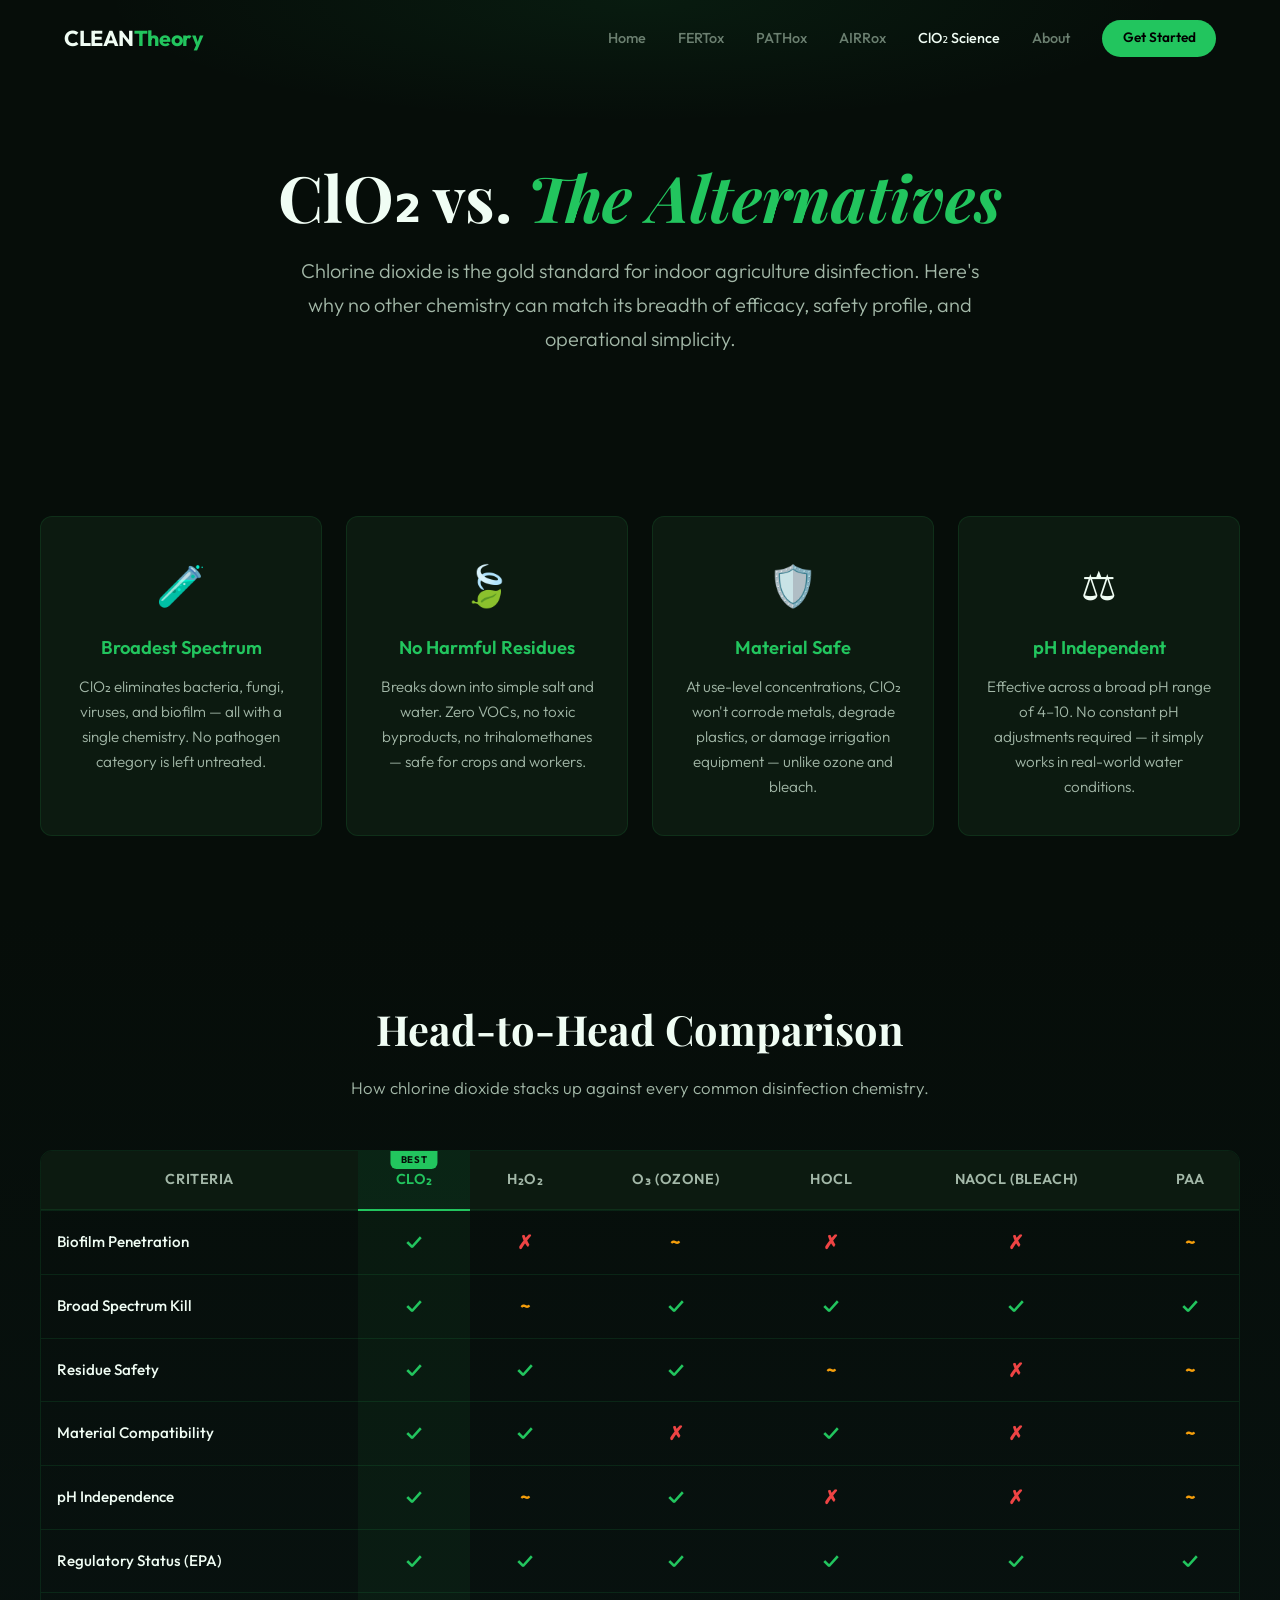
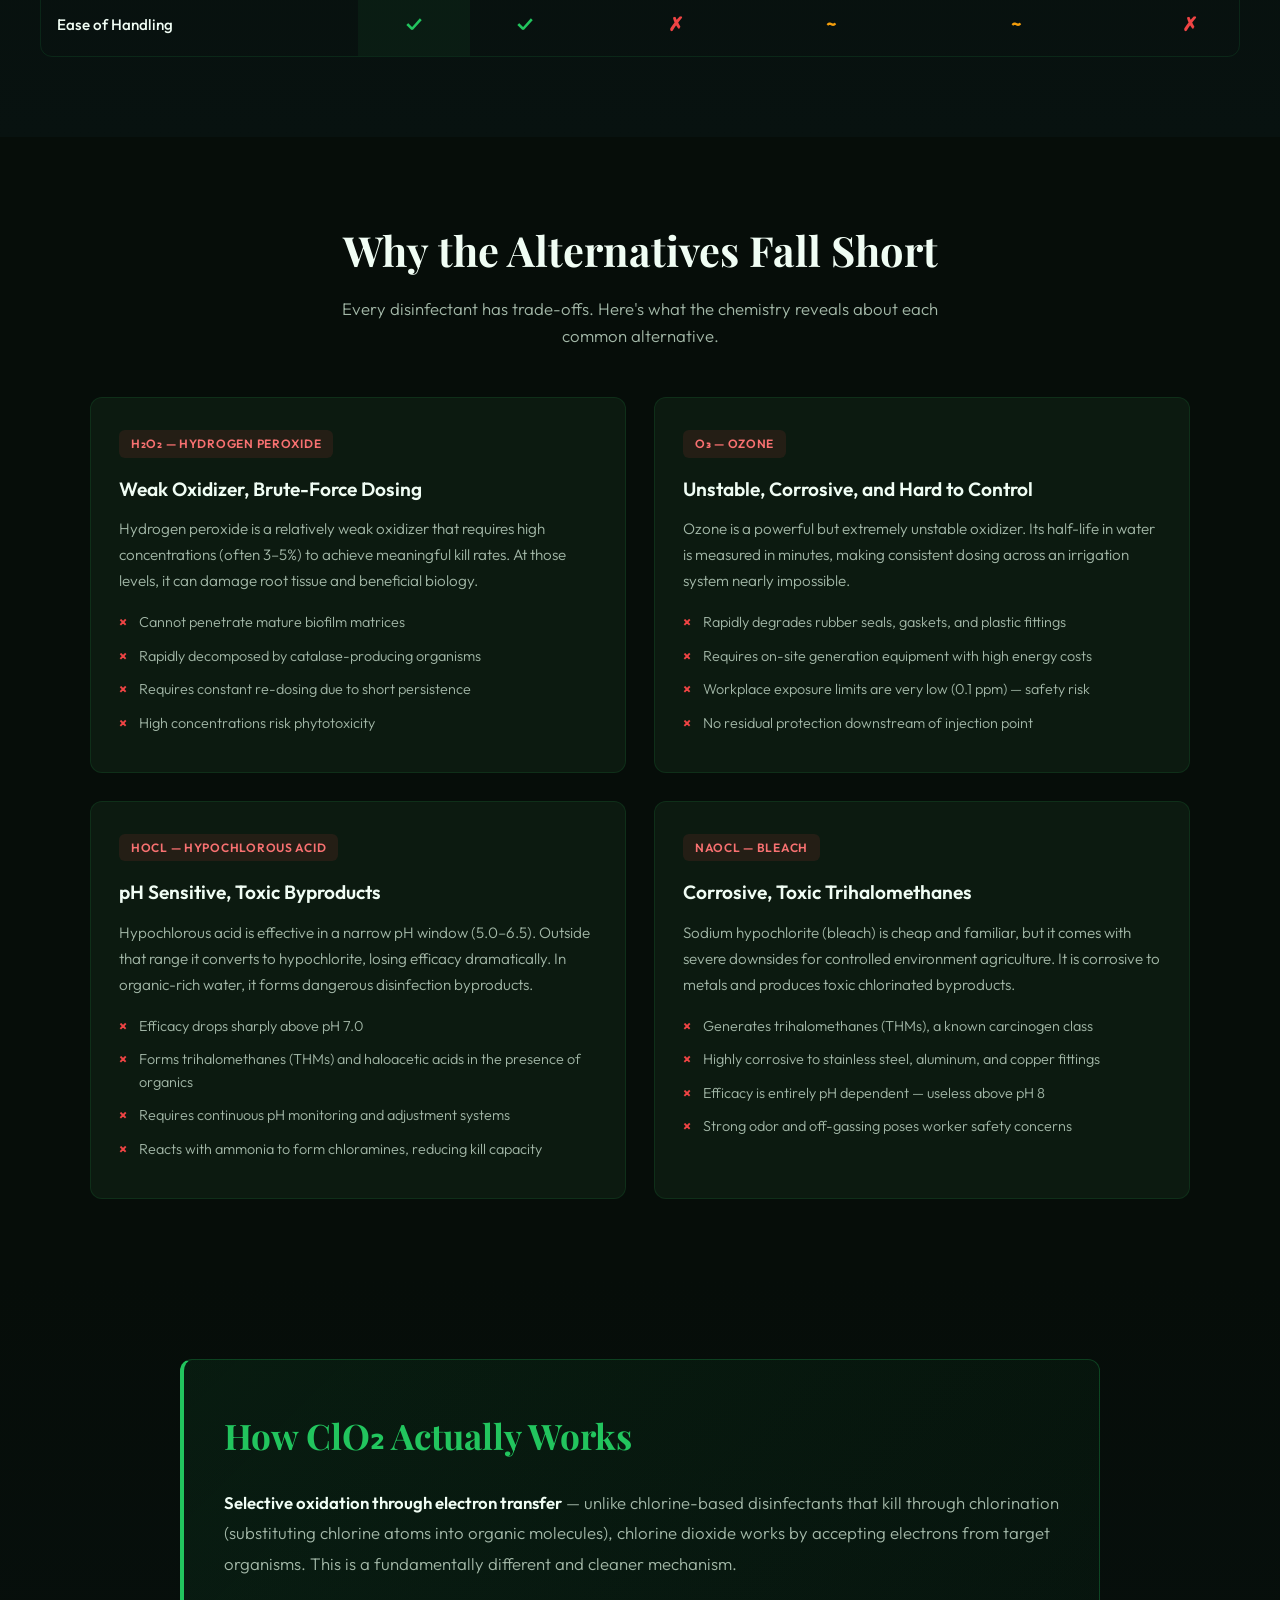
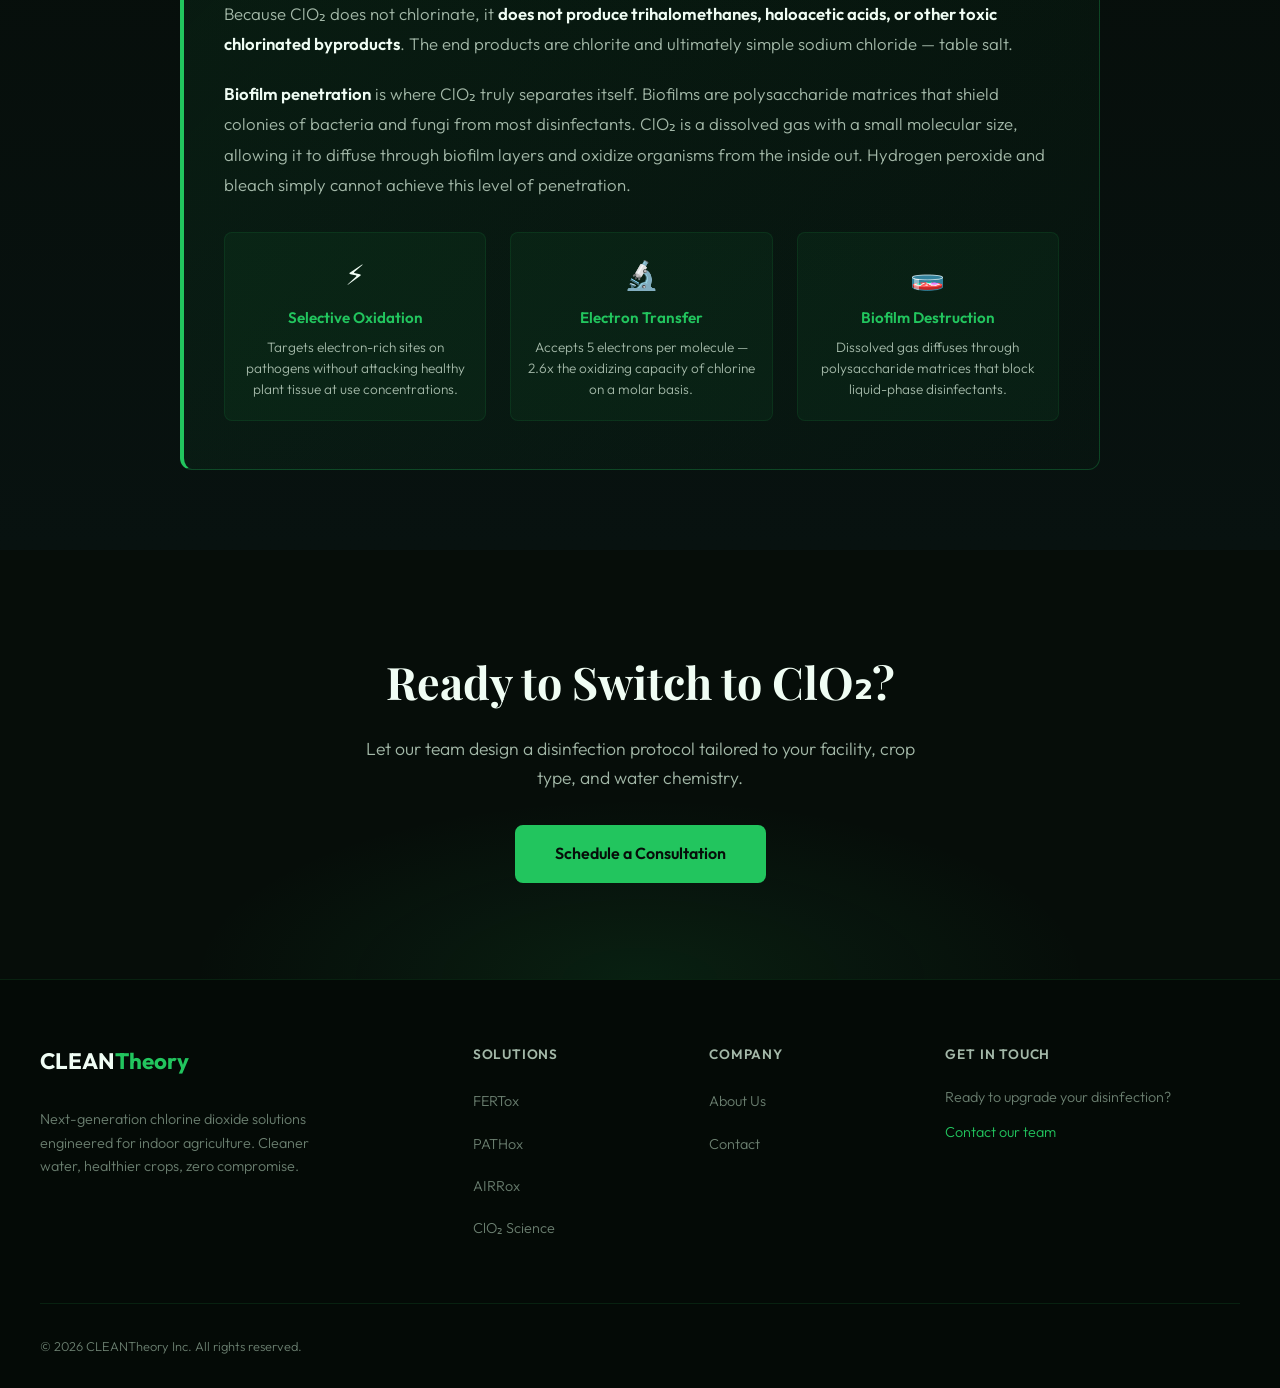
<file: clo2-vs-alternatives.html>
<!DOCTYPE html>
<html lang="en">
<head>
  <meta charset="UTF-8">
  <meta name="viewport" content="width=device-width, initial-scale=1.0">
  <title>ClO2 vs Alternatives | CLEANTheory</title>
  <meta name="description" content="Compare chlorine dioxide (ClO2) against hydrogen peroxide, ozone, hypochlorous acid, bleach, and peracetic acid for indoor agriculture disinfection.">
  <link rel="preconnect" href="https://fonts.googleapis.com">
  <link rel="preconnect" href="https://fonts.gstatic.com" crossorigin>
  <link href="https://fonts.googleapis.com/css2?family=Outfit:wght@300;400;500;600;700&family=Playfair+Display:ital,wght@0,400;0,700;1,400&display=swap" rel="stylesheet">
  <link rel="stylesheet" href="css/styles.css">
  <style>
    :root {
      --bg-deep: #060d09;
      --bg-card: #0c1a10;
      --bg-card-hover: #122117;
      --accent: #22c55e;
      --accent-dim: rgba(34, 197, 94, 0.15);
      --accent-glow: rgba(34, 197, 94, 0.3);
      --text-primary: #f0fdf4;
      --text-secondary: #a3b8a8;
      --text-muted: #6b7f70;
      --border-subtle: rgba(34, 197, 94, 0.12);
      --danger: #ef4444;
      --warning: #f59e0b;
    }

    /* ---- HERO ---- */
    .clo2-hero {
      padding: 10rem 2rem 5rem;
      text-align: center;
      background:
        radial-gradient(ellipse 60% 40% at 50% 0%, rgba(34,197,94,0.08) 0%, transparent 70%),
        var(--bg-deep);
    }

    .clo2-hero h1 {
      font-family: 'Playfair Display', serif;
      font-size: clamp(2.4rem, 5vw, 4rem);
      color: var(--text-primary);
      margin-bottom: 1.25rem;
      line-height: 1.15;
    }

    .clo2-hero h1 em {
      color: var(--accent);
      font-style: italic;
    }

    .clo2-hero .subtitle {
      font-family: 'Outfit', sans-serif;
      font-size: clamp(1rem, 2vw, 1.25rem);
      color: var(--text-secondary);
      max-width: 680px;
      margin: 0 auto;
      line-height: 1.7;
      font-weight: 300;
    }

    /* ---- VERDICT CARDS ---- */
    .verdict-section {
      padding: 5rem 2rem;
      background: var(--bg-deep);
    }

    .verdict-grid {
      display: grid;
      grid-template-columns: repeat(4, 1fr);
      gap: 1.5rem;
      max-width: 1200px;
      margin: 0 auto;
    }

    .verdict-card {
      background: var(--bg-card);
      border: 1px solid var(--border-subtle);
      border-radius: 12px;
      padding: 2.25rem 1.75rem;
      text-align: center;
      transition: transform 0.3s ease, border-color 0.3s ease, box-shadow 0.3s ease;
    }

    .verdict-card:hover {
      transform: translateY(-4px);
      border-color: var(--accent);
      box-shadow: 0 8px 32px rgba(34,197,94,0.1);
    }

    .verdict-card .verdict-icon {
      font-size: 2.5rem;
      margin-bottom: 1rem;
      display: block;
    }

    .verdict-card h3 {
      font-family: 'Outfit', sans-serif;
      font-size: 1.15rem;
      font-weight: 600;
      color: var(--accent);
      margin-bottom: 0.75rem;
    }

    .verdict-card p {
      font-family: 'Outfit', sans-serif;
      font-size: 0.95rem;
      color: var(--text-secondary);
      line-height: 1.65;
      font-weight: 300;
    }

    @media (max-width: 900px) {
      .verdict-grid {
        grid-template-columns: repeat(2, 1fr);
      }
    }

    @media (max-width: 540px) {
      .verdict-grid {
        grid-template-columns: 1fr;
      }
    }

    /* ---- COMPARISON TABLE ---- */
    .comparison-section {
      padding: 5rem 2rem;
      background:
        linear-gradient(180deg, var(--bg-deep) 0%, #081210 100%);
    }

    .comparison-section .section-heading {
      text-align: center;
      margin-bottom: 3rem;
    }

    .comparison-section .section-heading h2 {
      font-family: 'Playfair Display', serif;
      font-size: clamp(1.8rem, 3.5vw, 2.6rem);
      color: var(--text-primary);
      margin-bottom: 0.75rem;
    }

    .comparison-section .section-heading p {
      font-family: 'Outfit', sans-serif;
      color: var(--text-secondary);
      font-weight: 300;
      font-size: 1.05rem;
    }

    .table-wrapper {
      max-width: 1200px;
      margin: 0 auto;
      overflow-x: auto;
      -webkit-overflow-scrolling: touch;
      border-radius: 12px;
      border: 1px solid var(--border-subtle);
    }

    .comparison-table {
      width: 100%;
      min-width: 820px;
      border-collapse: collapse;
      font-family: 'Outfit', sans-serif;
    }

    .comparison-table thead th {
      background: var(--bg-card);
      padding: 1.1rem 1rem;
      font-weight: 600;
      font-size: 0.9rem;
      text-transform: uppercase;
      letter-spacing: 0.04em;
      color: var(--text-secondary);
      border-bottom: 2px solid var(--border-subtle);
      white-space: nowrap;
    }

    .comparison-table thead th.col-highlight {
      background: rgba(34,197,94,0.12);
      color: var(--accent);
      border-bottom-color: var(--accent);
      position: relative;
    }

    .comparison-table thead th.col-highlight::after {
      content: "BEST";
      position: absolute;
      top: -1px;
      left: 50%;
      transform: translateX(-50%);
      background: var(--accent);
      color: var(--bg-deep);
      font-size: 0.6rem;
      font-weight: 700;
      padding: 2px 10px;
      border-radius: 0 0 6px 6px;
      letter-spacing: 0.08em;
    }

    .comparison-table tbody tr {
      border-bottom: 1px solid var(--border-subtle);
      transition: background 0.2s ease;
    }

    .comparison-table tbody tr:last-child {
      border-bottom: none;
    }

    .comparison-table tbody tr:hover {
      background: rgba(34,197,94,0.03);
    }

    .comparison-table td {
      padding: 1rem;
      text-align: center;
      color: var(--text-secondary);
      font-size: 0.95rem;
      font-weight: 400;
    }

    .comparison-table td:first-child {
      text-align: left;
      font-weight: 500;
      color: var(--text-primary);
      white-space: nowrap;
    }

    .comparison-table td.col-highlight {
      background: rgba(34,197,94,0.06);
    }

    .comparison-table .mark-yes {
      color: var(--accent);
      font-weight: 700;
      font-size: 1.2rem;
    }

    .comparison-table .mark-no {
      color: var(--danger);
      font-weight: 700;
      font-size: 1.2rem;
    }

    .comparison-table .mark-partial {
      color: var(--warning);
      font-weight: 700;
      font-size: 1.2rem;
    }

    .scroll-hint {
      display: none;
      text-align: center;
      color: var(--text-muted);
      font-family: 'Outfit', sans-serif;
      font-size: 0.85rem;
      margin-top: 0.75rem;
    }

    @media (max-width: 860px) {
      .scroll-hint {
        display: block;
      }
    }

    /* ---- CHEMISTRY DEEP-DIVE ---- */
    .chemistry-section {
      padding: 5rem 2rem;
      background: var(--bg-deep);
    }

    .chemistry-section .section-heading {
      text-align: center;
      margin-bottom: 3rem;
    }

    .chemistry-section .section-heading h2 {
      font-family: 'Playfair Display', serif;
      font-size: clamp(1.8rem, 3.5vw, 2.6rem);
      color: var(--text-primary);
      margin-bottom: 0.75rem;
    }

    .chemistry-section .section-heading p {
      font-family: 'Outfit', sans-serif;
      color: var(--text-secondary);
      font-weight: 300;
      font-size: 1.05rem;
      max-width: 640px;
      margin: 0 auto;
    }

    .chem-grid {
      display: grid;
      grid-template-columns: repeat(2, 1fr);
      gap: 1.75rem;
      max-width: 1100px;
      margin: 0 auto;
    }

    .chem-card {
      background: var(--bg-card);
      border: 1px solid var(--border-subtle);
      border-radius: 12px;
      padding: 2rem 1.75rem;
      transition: border-color 0.3s ease, box-shadow 0.3s ease;
    }

    .chem-card:hover {
      border-color: rgba(239, 68, 68, 0.3);
      box-shadow: 0 4px 24px rgba(239, 68, 68, 0.06);
    }

    .chem-card .chem-label {
      display: inline-block;
      background: rgba(239, 68, 68, 0.1);
      color: #f87171;
      font-family: 'Outfit', sans-serif;
      font-size: 0.75rem;
      font-weight: 600;
      text-transform: uppercase;
      letter-spacing: 0.06em;
      padding: 4px 12px;
      border-radius: 6px;
      margin-bottom: 1rem;
    }

    .chem-card h3 {
      font-family: 'Outfit', sans-serif;
      font-size: 1.2rem;
      font-weight: 600;
      color: var(--text-primary);
      margin-bottom: 0.75rem;
    }

    .chem-card p {
      font-family: 'Outfit', sans-serif;
      font-size: 0.95rem;
      color: var(--text-secondary);
      line-height: 1.7;
      font-weight: 300;
    }

    .chem-card ul {
      list-style: none;
      padding: 0;
      margin: 0.75rem 0 0;
    }

    .chem-card ul li {
      font-family: 'Outfit', sans-serif;
      font-size: 0.9rem;
      color: var(--text-secondary);
      padding: 0.35rem 0;
      padding-left: 1.25rem;
      position: relative;
      line-height: 1.55;
      font-weight: 300;
    }

    .chem-card ul li::before {
      content: "×";
      position: absolute;
      left: 0;
      color: var(--danger);
      font-weight: 700;
    }

    @media (max-width: 700px) {
      .chem-grid {
        grid-template-columns: 1fr;
      }
    }

    /* ---- CLO2 HIGHLIGHT ---- */
    .clo2-highlight {
      padding: 5rem 2rem;
      background:
        linear-gradient(180deg, var(--bg-deep) 0%, #081210 100%);
    }

    .clo2-highlight-inner {
      max-width: 920px;
      margin: 0 auto;
      background: linear-gradient(135deg, rgba(34,197,94,0.08) 0%, rgba(34,197,94,0.02) 100%);
      border: 1px solid rgba(34,197,94,0.25);
      border-left: 4px solid var(--accent);
      border-radius: 12px;
      padding: 3rem 2.5rem;
    }

    .clo2-highlight-inner h2 {
      font-family: 'Playfair Display', serif;
      font-size: clamp(1.6rem, 3vw, 2.2rem);
      color: var(--accent);
      margin-bottom: 1.5rem;
    }

    .clo2-highlight-inner p {
      font-family: 'Outfit', sans-serif;
      font-size: 1.05rem;
      color: var(--text-secondary);
      line-height: 1.8;
      font-weight: 300;
      margin-bottom: 1.25rem;
    }

    .clo2-highlight-inner p:last-child {
      margin-bottom: 0;
    }

    .clo2-highlight-inner strong {
      color: var(--text-primary);
      font-weight: 600;
    }

    .highlight-features {
      display: grid;
      grid-template-columns: repeat(3, 1fr);
      gap: 1.5rem;
      margin-top: 2rem;
    }

    .highlight-feature {
      text-align: center;
      padding: 1.25rem 1rem;
      background: rgba(34,197,94,0.06);
      border-radius: 8px;
      border: 1px solid rgba(34,197,94,0.1);
    }

    .highlight-feature .hf-icon {
      font-size: 1.75rem;
      margin-bottom: 0.5rem;
      display: block;
    }

    .highlight-feature h4 {
      font-family: 'Outfit', sans-serif;
      font-size: 0.95rem;
      font-weight: 600;
      color: var(--accent);
      margin-bottom: 0.4rem;
    }

    .highlight-feature p {
      font-family: 'Outfit', sans-serif;
      font-size: 0.85rem;
      color: var(--text-secondary);
      line-height: 1.55;
      margin-bottom: 0;
    }

    @media (max-width: 640px) {
      .clo2-highlight-inner {
        padding: 2rem 1.5rem;
      }

      .highlight-features {
        grid-template-columns: 1fr;
      }
    }

    /* ---- CTA ---- */
    .cta-section {
      padding: 6rem 2rem;
      text-align: center;
      background:
        radial-gradient(ellipse 50% 60% at 50% 100%, rgba(34,197,94,0.1) 0%, transparent 70%),
        var(--bg-deep);
    }

    .cta-section h2 {
      font-family: 'Playfair Display', serif;
      font-size: clamp(1.8rem, 3.5vw, 2.8rem);
      color: var(--text-primary);
      margin-bottom: 1rem;
    }

    .cta-section p {
      font-family: 'Outfit', sans-serif;
      font-size: 1.1rem;
      color: var(--text-secondary);
      max-width: 560px;
      margin: 0 auto 2rem;
      font-weight: 300;
      line-height: 1.7;
    }

    .cta-btn {
      display: inline-block;
      padding: 1rem 2.5rem;
      background: var(--accent);
      color: var(--bg-deep);
      font-family: 'Outfit', sans-serif;
      font-weight: 600;
      font-size: 1rem;
      border-radius: 8px;
      text-decoration: none;
      transition: transform 0.3s ease, box-shadow 0.3s ease;
    }

    .cta-btn:hover {
      transform: translateY(-2px);
      box-shadow: 0 8px 30px rgba(34,197,94,0.3);
    }

    /* ---- FOOTER ---- */
    .site-footer {
      background: #040a06;
      border-top: 1px solid var(--border-subtle);
      padding: 4rem 2rem 2rem;
      font-family: 'Outfit', sans-serif;
    }

    .footer-grid {
      display: grid;
      grid-template-columns: 2fr 1fr 1fr 1.5fr;
      gap: 2.5rem;
      max-width: 1200px;
      margin: 0 auto 3rem;
    }

    .footer-brand .footer-logo {
      font-family: 'Outfit', sans-serif;
      font-size: 1.4rem;
      font-weight: 700;
      color: var(--text-primary);
      text-decoration: none;
      margin-bottom: 1rem;
      display: inline-block;
    }

    .footer-brand .footer-logo span {
      color: var(--accent);
    }

    .footer-brand p {
      color: var(--text-muted);
      font-size: 0.9rem;
      line-height: 1.65;
      font-weight: 300;
      max-width: 300px;
    }

    .footer-col h4 {
      font-size: 0.85rem;
      font-weight: 600;
      text-transform: uppercase;
      letter-spacing: 0.06em;
      color: var(--text-secondary);
      margin-bottom: 1.25rem;
    }

    .footer-col ul {
      list-style: none;
      padding: 0;
      margin: 0;
    }

    .footer-col ul li {
      margin-bottom: 0.6rem;
    }

    .footer-col ul li a {
      color: var(--text-muted);
      text-decoration: none;
      font-size: 0.9rem;
      font-weight: 300;
      transition: color 0.2s ease;
    }

    .footer-col ul li a:hover {
      color: var(--accent);
    }

    .footer-contact p {
      color: var(--text-muted);
      font-size: 0.9rem;
      font-weight: 300;
      margin-bottom: 0.5rem;
      line-height: 1.55;
    }

    .footer-contact a {
      color: var(--accent);
      text-decoration: none;
    }

    .footer-contact a:hover {
      text-decoration: underline;
    }

    .footer-bottom {
      max-width: 1200px;
      margin: 0 auto;
      padding-top: 2rem;
      border-top: 1px solid var(--border-subtle);
      text-align: center;
    }

    .footer-bottom p {
      color: var(--text-muted);
      font-size: 0.8rem;
      font-weight: 300;
    }

    @media (max-width: 800px) {
      .footer-grid {
        grid-template-columns: 1fr 1fr;
      }
    }

    @media (max-width: 500px) {
      .footer-grid {
        grid-template-columns: 1fr;
      }
    }
  </style>
</head>
<body>

  <!-- ============ NAV ============ -->
  <nav class="site-nav">
    <div class="nav-inner">
      <a href="index.html" class="nav-logo">CLEAN<span>Theory</span></a>
      <div class="nav-links">
        <a href="index.html">Home</a>
        <a href="solutions/fertox.html">FERTox</a>
        <a href="solutions/pathox.html">PATHox</a>
        <a href="solutions/airrox.html">AIRRox</a>
        <a href="clo2-vs-alternatives.html" class="active">ClO&#x2082; Science</a>
        <a href="about.html">About</a>
        <a href="contact.html" class="nav-cta">Get Started</a>
      </div>
      <button class="hamburger" aria-label="Menu"><span></span><span></span><span></span></button>
    </div>
  </nav>

  <!-- ============ HERO ============ -->
  <section class="clo2-hero reveal">
    <h1>ClO&#x2082; vs. <em>The Alternatives</em></h1>
    <p class="subtitle">Chlorine dioxide is the gold standard for indoor agriculture disinfection. Here's why no other chemistry can match its breadth of efficacy, safety profile, and operational simplicity.</p>
  </section>

  <!-- ============ VERDICT CARDS ============ -->
  <section class="verdict-section reveal">
    <div class="verdict-grid">
      <div class="verdict-card">
        <span class="verdict-icon">&#x1F9EA;</span>
        <h3>Broadest Spectrum</h3>
        <p>ClO&#x2082; eliminates bacteria, fungi, viruses, and biofilm &mdash; all with a single chemistry. No pathogen category is left untreated.</p>
      </div>
      <div class="verdict-card">
        <span class="verdict-icon">&#x1F343;</span>
        <h3>No Harmful Residues</h3>
        <p>Breaks down into simple salt and water. Zero VOCs, no toxic byproducts, no trihalomethanes &mdash; safe for crops and workers.</p>
      </div>
      <div class="verdict-card">
        <span class="verdict-icon">&#x1F6E1;&#xFE0F;</span>
        <h3>Material Safe</h3>
        <p>At use-level concentrations, ClO&#x2082; won't corrode metals, degrade plastics, or damage irrigation equipment &mdash; unlike ozone and bleach.</p>
      </div>
      <div class="verdict-card">
        <span class="verdict-icon">&#x2696;&#xFE0F;</span>
        <h3>pH Independent</h3>
        <p>Effective across a broad pH range of 4&ndash;10. No constant pH adjustments required &mdash; it simply works in real-world water conditions.</p>
      </div>
    </div>
  </section>

  <!-- ============ COMPARISON TABLE ============ -->
  <section class="comparison-section reveal">
    <div class="section-heading">
      <h2>Head-to-Head Comparison</h2>
      <p>How chlorine dioxide stacks up against every common disinfection chemistry.</p>
    </div>
    <div class="table-wrapper">
      <table class="comparison-table">
        <thead>
          <tr>
            <th>Criteria</th>
            <th class="col-highlight">ClO&#x2082;</th>
            <th>H&#x2082;O&#x2082;</th>
            <th>O&#x2083; (Ozone)</th>
            <th>HOCl</th>
            <th>NaOCl (Bleach)</th>
            <th>PAA</th>
          </tr>
        </thead>
        <tbody>
          <tr>
            <td>Biofilm Penetration</td>
            <td class="col-highlight"><span class="mark-yes">&#x2713;</span></td>
            <td><span class="mark-no">&#x2717;</span></td>
            <td><span class="mark-partial">~</span></td>
            <td><span class="mark-no">&#x2717;</span></td>
            <td><span class="mark-no">&#x2717;</span></td>
            <td><span class="mark-partial">~</span></td>
          </tr>
          <tr>
            <td>Broad Spectrum Kill</td>
            <td class="col-highlight"><span class="mark-yes">&#x2713;</span></td>
            <td><span class="mark-partial">~</span></td>
            <td><span class="mark-yes">&#x2713;</span></td>
            <td><span class="mark-yes">&#x2713;</span></td>
            <td><span class="mark-yes">&#x2713;</span></td>
            <td><span class="mark-yes">&#x2713;</span></td>
          </tr>
          <tr>
            <td>Residue Safety</td>
            <td class="col-highlight"><span class="mark-yes">&#x2713;</span></td>
            <td><span class="mark-yes">&#x2713;</span></td>
            <td><span class="mark-yes">&#x2713;</span></td>
            <td><span class="mark-partial">~</span></td>
            <td><span class="mark-no">&#x2717;</span></td>
            <td><span class="mark-partial">~</span></td>
          </tr>
          <tr>
            <td>Material Compatibility</td>
            <td class="col-highlight"><span class="mark-yes">&#x2713;</span></td>
            <td><span class="mark-yes">&#x2713;</span></td>
            <td><span class="mark-no">&#x2717;</span></td>
            <td><span class="mark-yes">&#x2713;</span></td>
            <td><span class="mark-no">&#x2717;</span></td>
            <td><span class="mark-partial">~</span></td>
          </tr>
          <tr>
            <td>pH Independence</td>
            <td class="col-highlight"><span class="mark-yes">&#x2713;</span></td>
            <td><span class="mark-partial">~</span></td>
            <td><span class="mark-yes">&#x2713;</span></td>
            <td><span class="mark-no">&#x2717;</span></td>
            <td><span class="mark-no">&#x2717;</span></td>
            <td><span class="mark-partial">~</span></td>
          </tr>
          <tr>
            <td>Regulatory Status (EPA)</td>
            <td class="col-highlight"><span class="mark-yes">&#x2713;</span></td>
            <td><span class="mark-yes">&#x2713;</span></td>
            <td><span class="mark-yes">&#x2713;</span></td>
            <td><span class="mark-yes">&#x2713;</span></td>
            <td><span class="mark-yes">&#x2713;</span></td>
            <td><span class="mark-yes">&#x2713;</span></td>
          </tr>
          <tr>
            <td>Ease of Handling</td>
            <td class="col-highlight"><span class="mark-yes">&#x2713;</span></td>
            <td><span class="mark-yes">&#x2713;</span></td>
            <td><span class="mark-no">&#x2717;</span></td>
            <td><span class="mark-partial">~</span></td>
            <td><span class="mark-partial">~</span></td>
            <td><span class="mark-no">&#x2717;</span></td>
          </tr>
        </tbody>
      </table>
    </div>
    <p class="scroll-hint">&larr; Scroll horizontally to view all columns &rarr;</p>
  </section>

  <!-- ============ CHEMISTRY DEEP-DIVE ============ -->
  <section class="chemistry-section reveal">
    <div class="section-heading">
      <h2>Why the Alternatives Fall Short</h2>
      <p>Every disinfectant has trade-offs. Here's what the chemistry reveals about each common alternative.</p>
    </div>
    <div class="chem-grid">

      <div class="chem-card">
        <span class="chem-label">H&#x2082;O&#x2082; &mdash; Hydrogen Peroxide</span>
        <h3>Weak Oxidizer, Brute-Force Dosing</h3>
        <p>Hydrogen peroxide is a relatively weak oxidizer that requires high concentrations (often 3&ndash;5%) to achieve meaningful kill rates. At those levels, it can damage root tissue and beneficial biology.</p>
        <ul>
          <li>Cannot penetrate mature biofilm matrices</li>
          <li>Rapidly decomposed by catalase-producing organisms</li>
          <li>Requires constant re-dosing due to short persistence</li>
          <li>High concentrations risk phytotoxicity</li>
        </ul>
      </div>

      <div class="chem-card">
        <span class="chem-label">O&#x2083; &mdash; Ozone</span>
        <h3>Unstable, Corrosive, and Hard to Control</h3>
        <p>Ozone is a powerful but extremely unstable oxidizer. Its half-life in water is measured in minutes, making consistent dosing across an irrigation system nearly impossible.</p>
        <ul>
          <li>Rapidly degrades rubber seals, gaskets, and plastic fittings</li>
          <li>Requires on-site generation equipment with high energy costs</li>
          <li>Workplace exposure limits are very low (0.1 ppm) &mdash; safety risk</li>
          <li>No residual protection downstream of injection point</li>
        </ul>
      </div>

      <div class="chem-card">
        <span class="chem-label">HOCl &mdash; Hypochlorous Acid</span>
        <h3>pH Sensitive, Toxic Byproducts</h3>
        <p>Hypochlorous acid is effective in a narrow pH window (5.0&ndash;6.5). Outside that range it converts to hypochlorite, losing efficacy dramatically. In organic-rich water, it forms dangerous disinfection byproducts.</p>
        <ul>
          <li>Efficacy drops sharply above pH 7.0</li>
          <li>Forms trihalomethanes (THMs) and haloacetic acids in the presence of organics</li>
          <li>Requires continuous pH monitoring and adjustment systems</li>
          <li>Reacts with ammonia to form chloramines, reducing kill capacity</li>
        </ul>
      </div>

      <div class="chem-card">
        <span class="chem-label">NaOCl &mdash; Bleach</span>
        <h3>Corrosive, Toxic Trihalomethanes</h3>
        <p>Sodium hypochlorite (bleach) is cheap and familiar, but it comes with severe downsides for controlled environment agriculture. It is corrosive to metals and produces toxic chlorinated byproducts.</p>
        <ul>
          <li>Generates trihalomethanes (THMs), a known carcinogen class</li>
          <li>Highly corrosive to stainless steel, aluminum, and copper fittings</li>
          <li>Efficacy is entirely pH dependent &mdash; useless above pH 8</li>
          <li>Strong odor and off-gassing poses worker safety concerns</li>
        </ul>
      </div>

    </div>
  </section>

  <!-- ============ CLO2 HIGHLIGHT ============ -->
  <section class="clo2-highlight reveal">
    <div class="clo2-highlight-inner">
      <h2>How ClO&#x2082; Actually Works</h2>
      <p><strong>Selective oxidation through electron transfer</strong> &mdash; unlike chlorine-based disinfectants that kill through chlorination (substituting chlorine atoms into organic molecules), chlorine dioxide works by accepting electrons from target organisms. This is a fundamentally different and cleaner mechanism.</p>
      <p>Because ClO&#x2082; does not chlorinate, it <strong>does not produce trihalomethanes, haloacetic acids, or other toxic chlorinated byproducts</strong>. The end products are chlorite and ultimately simple sodium chloride &mdash; table salt.</p>
      <p><strong>Biofilm penetration</strong> is where ClO&#x2082; truly separates itself. Biofilms are polysaccharide matrices that shield colonies of bacteria and fungi from most disinfectants. ClO&#x2082; is a dissolved gas with a small molecular size, allowing it to diffuse through biofilm layers and oxidize organisms from the inside out. Hydrogen peroxide and bleach simply cannot achieve this level of penetration.</p>

      <div class="highlight-features">
        <div class="highlight-feature">
          <span class="hf-icon">&#x26A1;</span>
          <h4>Selective Oxidation</h4>
          <p>Targets electron-rich sites on pathogens without attacking healthy plant tissue at use concentrations.</p>
        </div>
        <div class="highlight-feature">
          <span class="hf-icon">&#x1F52C;</span>
          <h4>Electron Transfer</h4>
          <p>Accepts 5 electrons per molecule &mdash; 2.6x the oxidizing capacity of chlorine on a molar basis.</p>
        </div>
        <div class="highlight-feature">
          <span class="hf-icon">&#x1F9EB;</span>
          <h4>Biofilm Destruction</h4>
          <p>Dissolved gas diffuses through polysaccharide matrices that block liquid-phase disinfectants.</p>
        </div>
      </div>
    </div>
  </section>

  <!-- ============ CTA ============ -->
  <section class="cta-section reveal">
    <h2>Ready to Switch to ClO&#x2082;?</h2>
    <p>Let our team design a disinfection protocol tailored to your facility, crop type, and water chemistry.</p>
    <a href="contact.html" class="cta-btn">Schedule a Consultation</a>
  </section>

  <!-- ============ FOOTER ============ -->
  <footer class="site-footer">
    <div class="footer-grid">
      <div class="footer-brand">
        <a href="index.html" class="footer-logo">CLEAN<span>Theory</span></a>
        <p>Next-generation chlorine dioxide solutions engineered for indoor agriculture. Cleaner water, healthier crops, zero compromise.</p>
      </div>
      <div class="footer-col">
        <h4>Solutions</h4>
        <ul>
          <li><a href="solutions/fertox.html">FERTox</a></li>
          <li><a href="solutions/pathox.html">PATHox</a></li>
          <li><a href="solutions/airrox.html">AIRRox</a></li>
          <li><a href="clo2-vs-alternatives.html">ClO&#x2082; Science</a></li>
        </ul>
      </div>
      <div class="footer-col">
        <h4>Company</h4>
        <ul>
          <li><a href="about.html">About Us</a></li>
          <li><a href="contact.html">Contact</a></li>
        </ul>
      </div>
      <div class="footer-col footer-contact">
        <h4>Get in Touch</h4>
        <p>Ready to upgrade your disinfection?</p>
        <p><a href="contact.html">Contact our team</a></p>
      </div>
    </div>
    <div class="footer-bottom">
      <p>&copy; 2026 CLEANTheory Inc. All rights reserved.</p>
    </div>
  </footer>

  <script src="js/main.js"></script>
</body>
</html>
</file>
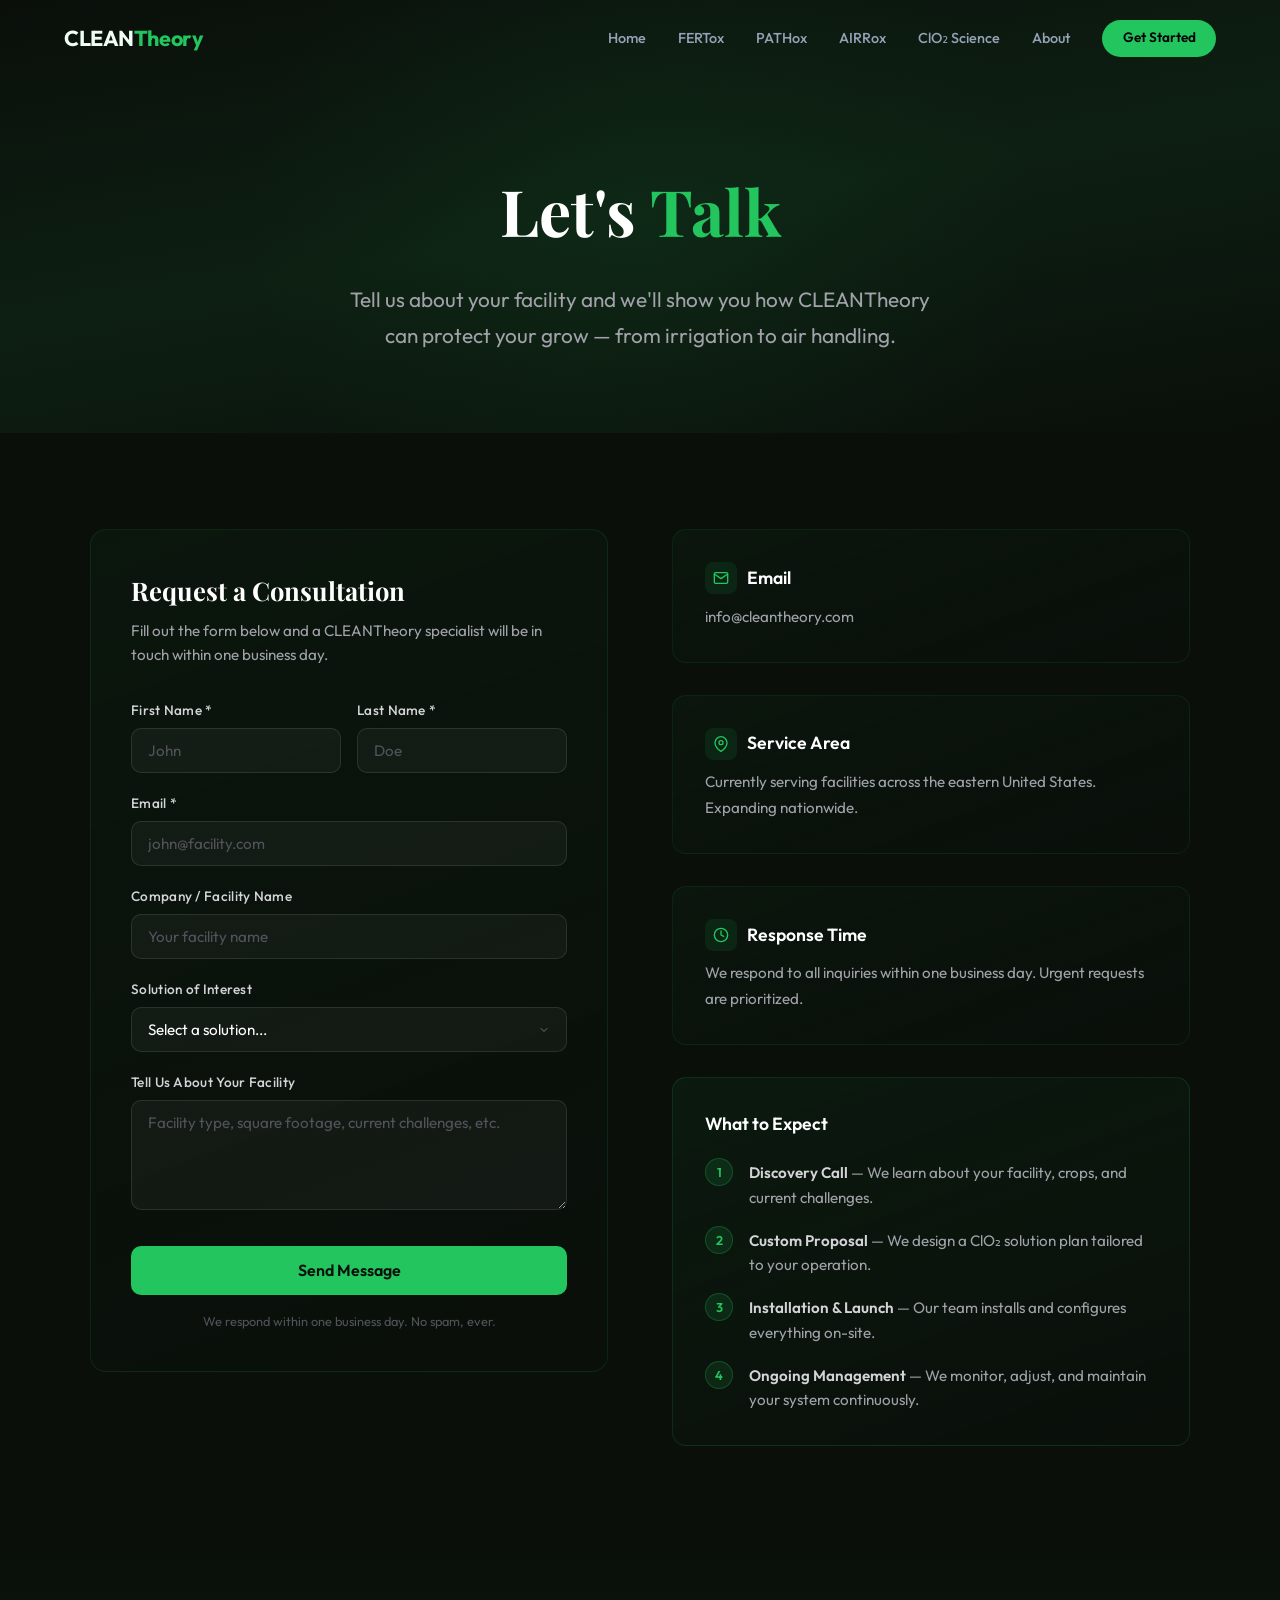
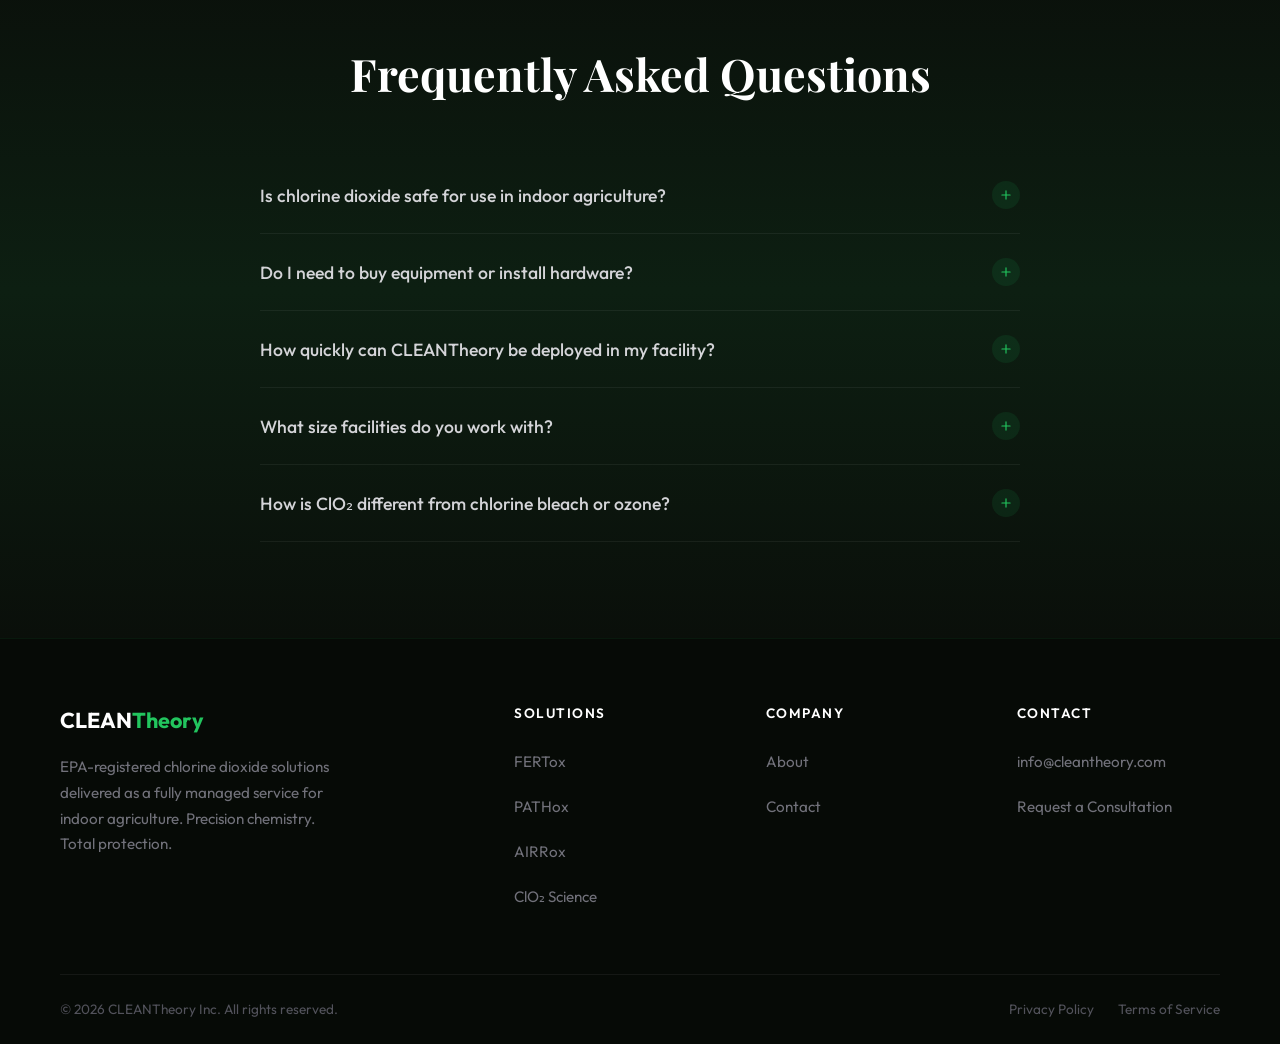
<file: contact.html>
<!DOCTYPE html>
<html lang="en">
<head>
  <meta charset="UTF-8">
  <meta name="viewport" content="width=device-width, initial-scale=1.0">
  <title>Contact | CLEANTheory Inc.</title>
  <meta name="description" content="Request a consultation with CLEANTheory. Get EPA-registered chlorine dioxide solutions tailored to your indoor agriculture facility.">
  <link rel="preconnect" href="https://fonts.googleapis.com">
  <link rel="preconnect" href="https://fonts.gstatic.com" crossorigin>
  <link href="https://fonts.googleapis.com/css2?family=Outfit:wght@300;400;500;600;700&family=Playfair+Display:wght@400;500;600;700&display=swap" rel="stylesheet">
  <link rel="stylesheet" href="css/styles.css">
  <style>
    /* ── Hero ── */
    .contact-hero {
      padding: 10rem 2rem 5rem;
      text-align: center;
      background: linear-gradient(170deg, #0a0f0a 0%, #0d1f12 50%, #0a0f0a 100%);
      position: relative;
      overflow: hidden;
    }

    .contact-hero::before {
      content: '';
      position: absolute;
      top: -40%;
      left: 50%;
      transform: translateX(-50%);
      width: 800px;
      height: 800px;
      background: radial-gradient(circle, rgba(34, 197, 94, 0.06) 0%, transparent 70%);
      pointer-events: none;
    }

    .contact-hero h1 {
      font-family: 'Playfair Display', serif;
      font-size: clamp(2.4rem, 5vw, 4rem);
      font-weight: 700;
      color: #ffffff;
      margin-bottom: 1.25rem;
      position: relative;
    }

    .contact-hero h1 span {
      color: #22c55e;
    }

    .contact-hero p {
      font-family: 'Outfit', sans-serif;
      font-size: clamp(1.05rem, 1.8vw, 1.3rem);
      color: #a1a1aa;
      max-width: 600px;
      margin: 0 auto;
      line-height: 1.7;
      position: relative;
    }

    /* ── Contact Layout ── */
    .contact-section {
      padding: 6rem 2rem;
      background: #0a0f0a;
    }

    .contact-grid {
      max-width: 1100px;
      margin: 0 auto;
      display: grid;
      grid-template-columns: 1fr 1fr;
      gap: 4rem;
      align-items: start;
    }

    /* ── Form ── */
    .contact-form-card {
      background: linear-gradient(160deg, rgba(34, 197, 94, 0.04) 0%, rgba(10, 15, 10, 0.6) 100%);
      border: 1px solid rgba(34, 197, 94, 0.12);
      border-radius: 16px;
      padding: 2.5rem;
    }

    .contact-form-card h2 {
      font-family: 'Playfair Display', serif;
      font-size: 1.6rem;
      font-weight: 700;
      color: #ffffff;
      margin-bottom: 0.5rem;
    }

    .contact-form-card .form-subtitle {
      font-family: 'Outfit', sans-serif;
      font-size: 0.95rem;
      color: #a1a1aa;
      margin-bottom: 2rem;
      line-height: 1.6;
    }

    .form-group {
      margin-bottom: 1.25rem;
    }

    .form-group label {
      display: block;
      font-family: 'Outfit', sans-serif;
      font-size: 0.85rem;
      font-weight: 500;
      color: #d4d4d8;
      margin-bottom: 0.4rem;
      letter-spacing: 0.3px;
    }

    .form-group input,
    .form-group select,
    .form-group textarea {
      width: 100%;
      padding: 0.75rem 1rem;
      font-family: 'Outfit', sans-serif;
      font-size: 0.95rem;
      color: #ffffff;
      background: rgba(255, 255, 255, 0.04);
      border: 1px solid rgba(255, 255, 255, 0.1);
      border-radius: 10px;
      outline: none;
      transition: border-color 0.3s ease, box-shadow 0.3s ease;
      box-sizing: border-box;
    }

    .form-group input::placeholder,
    .form-group textarea::placeholder {
      color: #52525b;
    }

    .form-group input:focus,
    .form-group select:focus,
    .form-group textarea:focus {
      border-color: rgba(34, 197, 94, 0.5);
      box-shadow: 0 0 0 3px rgba(34, 197, 94, 0.08);
    }

    .form-group select {
      appearance: none;
      background-image: url("data:image/svg+xml,%3Csvg xmlns='http://www.w3.org/2000/svg' width='12' height='12' viewBox='0 0 24 24' fill='none' stroke='%2371717a' stroke-width='2' stroke-linecap='round' stroke-linejoin='round'%3E%3Cpath d='M6 9l6 6 6-6'/%3E%3C/svg%3E");
      background-repeat: no-repeat;
      background-position: right 1rem center;
      cursor: pointer;
    }

    .form-group select option {
      background: #1a1a1a;
      color: #ffffff;
    }

    .form-group textarea {
      resize: vertical;
      min-height: 110px;
    }

    .form-row {
      display: grid;
      grid-template-columns: 1fr 1fr;
      gap: 1rem;
    }

    .btn-submit {
      display: inline-block;
      width: 100%;
      padding: 0.9rem 2rem;
      font-family: 'Outfit', sans-serif;
      font-size: 1rem;
      font-weight: 600;
      color: #0a0f0a;
      background: #22c55e;
      border: none;
      border-radius: 10px;
      cursor: pointer;
      transition: background 0.3s ease, transform 0.2s ease;
      margin-top: 0.5rem;
    }

    .btn-submit:hover {
      background: #16a34a;
      transform: translateY(-2px);
    }

    .form-note {
      font-family: 'Outfit', sans-serif;
      font-size: 0.8rem;
      color: #52525b;
      margin-top: 1rem;
      text-align: center;
    }

    /* ── Info Side ── */
    .contact-info {
      display: flex;
      flex-direction: column;
      gap: 2rem;
    }

    .info-card {
      background: linear-gradient(160deg, rgba(34, 197, 94, 0.04) 0%, rgba(10, 15, 10, 0.6) 100%);
      border: 1px solid rgba(34, 197, 94, 0.1);
      border-radius: 14px;
      padding: 2rem;
    }

    .info-card h3 {
      font-family: 'Outfit', sans-serif;
      font-size: 1.1rem;
      font-weight: 600;
      color: #ffffff;
      margin-bottom: 0.6rem;
      display: flex;
      align-items: center;
      gap: 0.6rem;
    }

    .info-card h3 .info-icon {
      width: 32px;
      height: 32px;
      border-radius: 8px;
      background: rgba(34, 197, 94, 0.1);
      display: flex;
      align-items: center;
      justify-content: center;
      flex-shrink: 0;
    }

    .info-card p,
    .info-card a {
      font-family: 'Outfit', sans-serif;
      font-size: 0.95rem;
      color: #a1a1aa;
      line-height: 1.7;
      text-decoration: none;
    }

    .info-card a:hover {
      color: #22c55e;
    }

    /* ── Expect Card ── */
    .expect-card {
      background: linear-gradient(160deg, rgba(34, 197, 94, 0.06) 0%, rgba(10, 15, 10, 0.6) 100%);
      border: 1px solid rgba(34, 197, 94, 0.15);
      border-radius: 14px;
      padding: 2rem;
    }

    .expect-card h3 {
      font-family: 'Outfit', sans-serif;
      font-size: 1.1rem;
      font-weight: 600;
      color: #ffffff;
      margin-bottom: 1.25rem;
    }

    .expect-steps {
      display: flex;
      flex-direction: column;
      gap: 1rem;
    }

    .expect-step {
      display: flex;
      align-items: flex-start;
      gap: 1rem;
    }

    .step-num {
      width: 28px;
      height: 28px;
      border-radius: 50%;
      background: rgba(34, 197, 94, 0.12);
      border: 1px solid rgba(34, 197, 94, 0.25);
      display: flex;
      align-items: center;
      justify-content: center;
      flex-shrink: 0;
      font-family: 'Outfit', sans-serif;
      font-size: 0.8rem;
      font-weight: 600;
      color: #22c55e;
    }

    .expect-step .step-text {
      font-family: 'Outfit', sans-serif;
      font-size: 0.95rem;
      color: #a1a1aa;
      line-height: 1.6;
      padding-top: 3px;
    }

    .expect-step .step-text strong {
      color: #d4d4d8;
      font-weight: 600;
    }

    /* ── FAQ ── */
    .faq-section {
      padding: 6rem 2rem;
      background: linear-gradient(180deg, #0a0f0a 0%, #0d1f12 50%, #0a0f0a 100%);
    }

    .faq-inner {
      max-width: 760px;
      margin: 0 auto;
    }

    .faq-section h2 {
      font-family: 'Playfair Display', serif;
      font-size: clamp(2rem, 3.5vw, 2.8rem);
      font-weight: 700;
      color: #ffffff;
      text-align: center;
      margin-bottom: 3rem;
    }

    .faq-item {
      border-bottom: 1px solid rgba(255, 255, 255, 0.06);
      padding: 1.5rem 0;
    }

    .faq-item:first-child {
      border-top: 1px solid rgba(255, 255, 255, 0.06);
    }

    .faq-question {
      display: flex;
      justify-content: space-between;
      align-items: center;
      cursor: pointer;
      gap: 1rem;
      background: none;
      border: none;
      width: 100%;
      text-align: left;
      padding: 0;
    }

    .faq-question h3 {
      font-family: 'Outfit', sans-serif;
      font-size: 1.1rem;
      font-weight: 500;
      color: #d4d4d8;
      transition: color 0.3s ease;
    }

    .faq-question:hover h3 {
      color: #22c55e;
    }

    .faq-toggle {
      width: 28px;
      height: 28px;
      border-radius: 50%;
      background: rgba(34, 197, 94, 0.1);
      display: flex;
      align-items: center;
      justify-content: center;
      flex-shrink: 0;
      transition: transform 0.3s ease, background 0.3s ease;
    }

    .faq-toggle svg {
      width: 14px;
      height: 14px;
      stroke: #22c55e;
      transition: transform 0.3s ease;
    }

    .faq-item.open .faq-toggle {
      background: rgba(34, 197, 94, 0.2);
    }

    .faq-item.open .faq-toggle svg {
      transform: rotate(45deg);
    }

    .faq-answer {
      max-height: 0;
      overflow: hidden;
      transition: max-height 0.4s ease, padding 0.3s ease;
    }

    .faq-item.open .faq-answer {
      max-height: 300px;
      padding-top: 1rem;
    }

    .faq-answer p {
      font-family: 'Outfit', sans-serif;
      font-size: 0.95rem;
      color: #a1a1aa;
      line-height: 1.75;
    }

    /* ── Footer ── */
    .site-footer {
      padding: 4rem 2rem 0;
      background: #060a06;
      border-top: 1px solid rgba(34, 197, 94, 0.08);
    }

    .footer-grid {
      max-width: 1160px;
      margin: 0 auto;
      display: grid;
      grid-template-columns: 2fr 1fr 1fr 1fr;
      gap: 3rem;
      padding-bottom: 3rem;
    }

    .footer-brand p {
      font-family: 'Outfit', sans-serif;
      font-size: 0.95rem;
      color: #71717a;
      line-height: 1.7;
      margin-top: 1rem;
    }

    .footer-brand .footer-logo {
      font-family: 'Outfit', sans-serif;
      font-size: 1.35rem;
      font-weight: 700;
      color: #ffffff;
      text-decoration: none;
    }

    .footer-brand .footer-logo span {
      color: #22c55e;
    }

    .footer-col h4 {
      font-family: 'Outfit', sans-serif;
      font-size: 0.85rem;
      font-weight: 600;
      color: #ffffff;
      text-transform: uppercase;
      letter-spacing: 1.5px;
      margin-bottom: 1.25rem;
    }

    .footer-col ul {
      list-style: none;
      padding: 0;
      margin: 0;
    }

    .footer-col ul li {
      margin-bottom: 0.7rem;
    }

    .footer-col ul li a {
      font-family: 'Outfit', sans-serif;
      font-size: 0.95rem;
      color: #71717a;
      text-decoration: none;
      transition: color 0.2s ease;
    }

    .footer-col ul li a:hover {
      color: #22c55e;
    }

    .footer-bottom {
      max-width: 1160px;
      margin: 0 auto;
      padding: 1.5rem 0;
      border-top: 1px solid rgba(255, 255, 255, 0.06);
      display: flex;
      justify-content: space-between;
      align-items: center;
      flex-wrap: wrap;
      gap: 1rem;
    }

    .footer-bottom p {
      font-family: 'Outfit', sans-serif;
      font-size: 0.85rem;
      color: #52525b;
    }

    .footer-legal {
      display: flex;
      gap: 1.5rem;
    }

    .footer-legal a {
      font-family: 'Outfit', sans-serif;
      font-size: 0.85rem;
      color: #52525b;
      text-decoration: none;
      transition: color 0.2s ease;
    }

    .footer-legal a:hover {
      color: #22c55e;
    }

    /* ── Responsive ── */
    @media (max-width: 900px) {
      .contact-grid {
        grid-template-columns: 1fr;
        gap: 2.5rem;
      }

      .footer-grid {
        grid-template-columns: 1fr 1fr;
        gap: 2.5rem;
      }
    }

    @media (max-width: 600px) {
      .contact-hero {
        padding: 8rem 1.25rem 3.5rem;
      }

      .form-row {
        grid-template-columns: 1fr;
      }

      .footer-grid {
        grid-template-columns: 1fr;
        gap: 2rem;
      }

      .footer-bottom {
        flex-direction: column;
        text-align: center;
      }
    }

    /* ── Reveal ── */
    .reveal {
      opacity: 0;
      transform: translateY(30px);
      transition: opacity 0.7s ease, transform 0.7s ease;
    }

    .reveal.visible {
      opacity: 1;
      transform: translateY(0);
    }
  </style>
</head>
<body>

  <!-- ── Navigation ── -->
  <nav class="site-nav">
    <div class="nav-inner">
      <a href="index.html" class="nav-logo">CLEAN<span>Theory</span></a>
      <div class="nav-links">
        <a href="index.html">Home</a>
        <a href="solutions/fertox.html">FERTox</a>
        <a href="solutions/pathox.html">PATHox</a>
        <a href="solutions/airrox.html">AIRRox</a>
        <a href="clo2-vs-alternatives.html">ClO&#8322; Science</a>
        <a href="about.html">About</a>
        <a href="contact.html" class="nav-cta active">Get Started</a>
      </div>
      <button class="hamburger" aria-label="Menu"><span></span><span></span><span></span></button>
    </div>
  </nav>

  <!-- ── Hero ── -->
  <section class="contact-hero">
    <h1>Let's <span>Talk</span></h1>
    <p>Tell us about your facility and we'll show you how CLEANTheory can protect your grow &mdash; from irrigation to air handling.</p>
  </section>

  <!-- ── Contact Grid ── -->
  <section class="contact-section reveal">
    <div class="contact-grid">

      <!-- Form -->
      <div class="contact-form-card">
        <h2>Request a Consultation</h2>
        <p class="form-subtitle">Fill out the form below and a CLEANTheory specialist will be in touch within one business day.</p>
        <form id="contactForm" action="#" method="POST">
          <div class="form-row">
            <div class="form-group">
              <label for="firstName">First Name *</label>
              <input type="text" id="firstName" name="firstName" placeholder="John" required>
            </div>
            <div class="form-group">
              <label for="lastName">Last Name *</label>
              <input type="text" id="lastName" name="lastName" placeholder="Doe" required>
            </div>
          </div>
          <div class="form-group">
            <label for="email">Email *</label>
            <input type="email" id="email" name="email" placeholder="john@facility.com" required>
          </div>
          <div class="form-group">
            <label for="company">Company / Facility Name</label>
            <input type="text" id="company" name="company" placeholder="Your facility name">
          </div>
          <div class="form-group">
            <label for="interest">Solution of Interest</label>
            <select id="interest" name="interest">
              <option value="" disabled selected>Select a solution...</option>
              <option value="fertox">FERTox &mdash; Irrigation & Fertigation</option>
              <option value="pathox">PATHox &mdash; Surface Sanitation</option>
              <option value="airrox">AIRRox &mdash; Airborne Pathogen Control</option>
              <option value="full-suite">Full Suite (All Three)</option>
              <option value="unsure">Not sure yet</option>
            </select>
          </div>
          <div class="form-group">
            <label for="message">Tell Us About Your Facility</label>
            <textarea id="message" name="message" placeholder="Facility type, square footage, current challenges, etc."></textarea>
          </div>
          <button type="submit" class="btn-submit">Send Message</button>
          <p class="form-note">We respond within one business day. No spam, ever.</p>
        </form>
      </div>

      <!-- Info Side -->
      <div class="contact-info">
        <div class="info-card">
          <h3>
            <span class="info-icon">
              <svg width="16" height="16" viewBox="0 0 24 24" fill="none" stroke="#22c55e" stroke-width="2" stroke-linecap="round" stroke-linejoin="round"><path d="M4 4h16c1.1 0 2 .9 2 2v12c0 1.1-.9 2-2 2H4c-1.1 0-2-.9-2-2V6c0-1.1.9-2 2-2z"/><polyline points="22,6 12,13 2,6"/></svg>
            </span>
            Email
          </h3>
          <p><a href="mailto:info@cleantheory.com">info@cleantheory.com</a></p>
        </div>

        <div class="info-card">
          <h3>
            <span class="info-icon">
              <svg width="16" height="16" viewBox="0 0 24 24" fill="none" stroke="#22c55e" stroke-width="2" stroke-linecap="round" stroke-linejoin="round"><path d="M21 10c0 7-9 13-9 13s-9-6-9-13a9 9 0 0118 0z"/><circle cx="12" cy="10" r="3"/></svg>
            </span>
            Service Area
          </h3>
          <p>Currently serving facilities across the eastern United States. Expanding nationwide.</p>
        </div>

        <div class="info-card">
          <h3>
            <span class="info-icon">
              <svg width="16" height="16" viewBox="0 0 24 24" fill="none" stroke="#22c55e" stroke-width="2" stroke-linecap="round" stroke-linejoin="round"><circle cx="12" cy="12" r="10"/><polyline points="12 6 12 12 16 14"/></svg>
            </span>
            Response Time
          </h3>
          <p>We respond to all inquiries within one business day. Urgent requests are prioritized.</p>
        </div>

        <!-- What to Expect -->
        <div class="expect-card">
          <h3>What to Expect</h3>
          <div class="expect-steps">
            <div class="expect-step">
              <span class="step-num">1</span>
              <div class="step-text"><strong>Discovery Call</strong> &mdash; We learn about your facility, crops, and current challenges.</div>
            </div>
            <div class="expect-step">
              <span class="step-num">2</span>
              <div class="step-text"><strong>Custom Proposal</strong> &mdash; We design a ClO&#8322; solution plan tailored to your operation.</div>
            </div>
            <div class="expect-step">
              <span class="step-num">3</span>
              <div class="step-text"><strong>Installation &amp; Launch</strong> &mdash; Our team installs and configures everything on-site.</div>
            </div>
            <div class="expect-step">
              <span class="step-num">4</span>
              <div class="step-text"><strong>Ongoing Management</strong> &mdash; We monitor, adjust, and maintain your system continuously.</div>
            </div>
          </div>
        </div>
      </div>

    </div>
  </section>

  <!-- ── FAQ ── -->
  <section class="faq-section reveal">
    <div class="faq-inner">
      <h2>Frequently Asked Questions</h2>

      <div class="faq-item">
        <button class="faq-question" aria-expanded="false">
          <h3>Is chlorine dioxide safe for use in indoor agriculture?</h3>
          <span class="faq-toggle"><svg viewBox="0 0 24 24" fill="none" stroke="currentColor" stroke-width="2" stroke-linecap="round" stroke-linejoin="round"><line x1="12" y1="5" x2="12" y2="19"/><line x1="5" y1="12" x2="19" y2="12"/></svg></span>
        </button>
        <div class="faq-answer">
          <p>Yes. All CLEANTheory products are EPA-registered and approved for use in agricultural settings. ClO&#8322; breaks down into salt and water, leaving no harmful residues on crops, surfaces, or in water systems.</p>
        </div>
      </div>

      <div class="faq-item">
        <button class="faq-question" aria-expanded="false">
          <h3>Do I need to buy equipment or install hardware?</h3>
          <span class="faq-toggle"><svg viewBox="0 0 24 24" fill="none" stroke="currentColor" stroke-width="2" stroke-linecap="round" stroke-linejoin="round"><line x1="12" y1="5" x2="12" y2="19"/><line x1="5" y1="12" x2="19" y2="12"/></svg></span>
        </button>
        <div class="faq-answer">
          <p>No. CLEANTheory is a fully managed service. We provide, install, and maintain all equipment and dosing systems. You don't need to purchase or manage any hardware.</p>
        </div>
      </div>

      <div class="faq-item">
        <button class="faq-question" aria-expanded="false">
          <h3>How quickly can CLEANTheory be deployed in my facility?</h3>
          <span class="faq-toggle"><svg viewBox="0 0 24 24" fill="none" stroke="currentColor" stroke-width="2" stroke-linecap="round" stroke-linejoin="round"><line x1="12" y1="5" x2="12" y2="19"/><line x1="5" y1="12" x2="19" y2="12"/></svg></span>
        </button>
        <div class="faq-answer">
          <p>Most facilities can be fully operational within 2&ndash;4 weeks of signing. This includes site assessment, system design, equipment installation, and initial calibration.</p>
        </div>
      </div>

      <div class="faq-item">
        <button class="faq-question" aria-expanded="false">
          <h3>What size facilities do you work with?</h3>
          <span class="faq-toggle"><svg viewBox="0 0 24 24" fill="none" stroke="currentColor" stroke-width="2" stroke-linecap="round" stroke-linejoin="round"><line x1="12" y1="5" x2="12" y2="19"/><line x1="5" y1="12" x2="19" y2="12"/></svg></span>
        </button>
        <div class="faq-answer">
          <p>We work with facilities of all sizes, from boutique operations to large-scale commercial grows. Our solutions scale to match your facility's requirements and can grow with you as you expand.</p>
        </div>
      </div>

      <div class="faq-item">
        <button class="faq-question" aria-expanded="false">
          <h3>How is ClO&#8322; different from chlorine bleach or ozone?</h3>
          <span class="faq-toggle"><svg viewBox="0 0 24 24" fill="none" stroke="currentColor" stroke-width="2" stroke-linecap="round" stroke-linejoin="round"><line x1="12" y1="5" x2="12" y2="19"/><line x1="5" y1="12" x2="19" y2="12"/></svg></span>
        </button>
        <div class="faq-answer">
          <p>Chlorine dioxide works through oxidation rather than chlorination, which means it doesn't produce harmful byproducts like trihalomethanes. It's effective across a wider pH range, remains active in biofilm, and breaks down safely. Visit our <a href="clo2-vs-alternatives.html" style="color:#22c55e;">ClO&#8322; Science</a> page for a detailed comparison.</p>
        </div>
      </div>
    </div>
  </section>

  <!-- ── Footer ── -->
  <footer class="site-footer">
    <div class="footer-grid">
      <div class="footer-brand">
        <a href="index.html" class="footer-logo">CLEAN<span>Theory</span></a>
        <p>EPA-registered chlorine dioxide solutions delivered as a fully managed service for indoor agriculture. Precision chemistry. Total protection.</p>
      </div>
      <div class="footer-col">
        <h4>Solutions</h4>
        <ul>
          <li><a href="solutions/fertox.html">FERTox</a></li>
          <li><a href="solutions/pathox.html">PATHox</a></li>
          <li><a href="solutions/airrox.html">AIRRox</a></li>
          <li><a href="clo2-vs-alternatives.html">ClO&#8322; Science</a></li>
        </ul>
      </div>
      <div class="footer-col">
        <h4>Company</h4>
        <ul>
          <li><a href="about.html">About</a></li>
          <li><a href="contact.html">Contact</a></li>
        </ul>
      </div>
      <div class="footer-col">
        <h4>Contact</h4>
        <ul>
          <li><a href="mailto:info@cleantheory.com">info@cleantheory.com</a></li>
          <li><a href="contact.html">Request a Consultation</a></li>
        </ul>
      </div>
    </div>
    <div class="footer-bottom">
      <p>&copy; 2026 CLEANTheory Inc. All rights reserved.</p>
      <div class="footer-legal">
        <a href="#">Privacy Policy</a>
        <a href="#">Terms of Service</a>
      </div>
    </div>
  </footer>

  <script src="js/main.js"></script>
  <script>
    // FAQ accordion
    document.querySelectorAll('.faq-question').forEach(btn => {
      btn.addEventListener('click', () => {
        const item = btn.closest('.faq-item');
        const isOpen = item.classList.contains('open');
        // close all
        document.querySelectorAll('.faq-item').forEach(i => i.classList.remove('open'));
        // toggle current
        if (!isOpen) item.classList.add('open');
        btn.setAttribute('aria-expanded', !isOpen);
      });
    });

    // Simple form handler (demo)
    document.getElementById('contactForm').addEventListener('submit', function(e) {
      e.preventDefault();
      const btn = this.querySelector('.btn-submit');
      const originalText = btn.textContent;
      btn.textContent = 'Message Sent!';
      btn.style.background = '#16a34a';
      setTimeout(() => {
        btn.textContent = originalText;
        btn.style.background = '';
        this.reset();
      }, 3000);
    });
  </script>
</body>
</html>
</file>
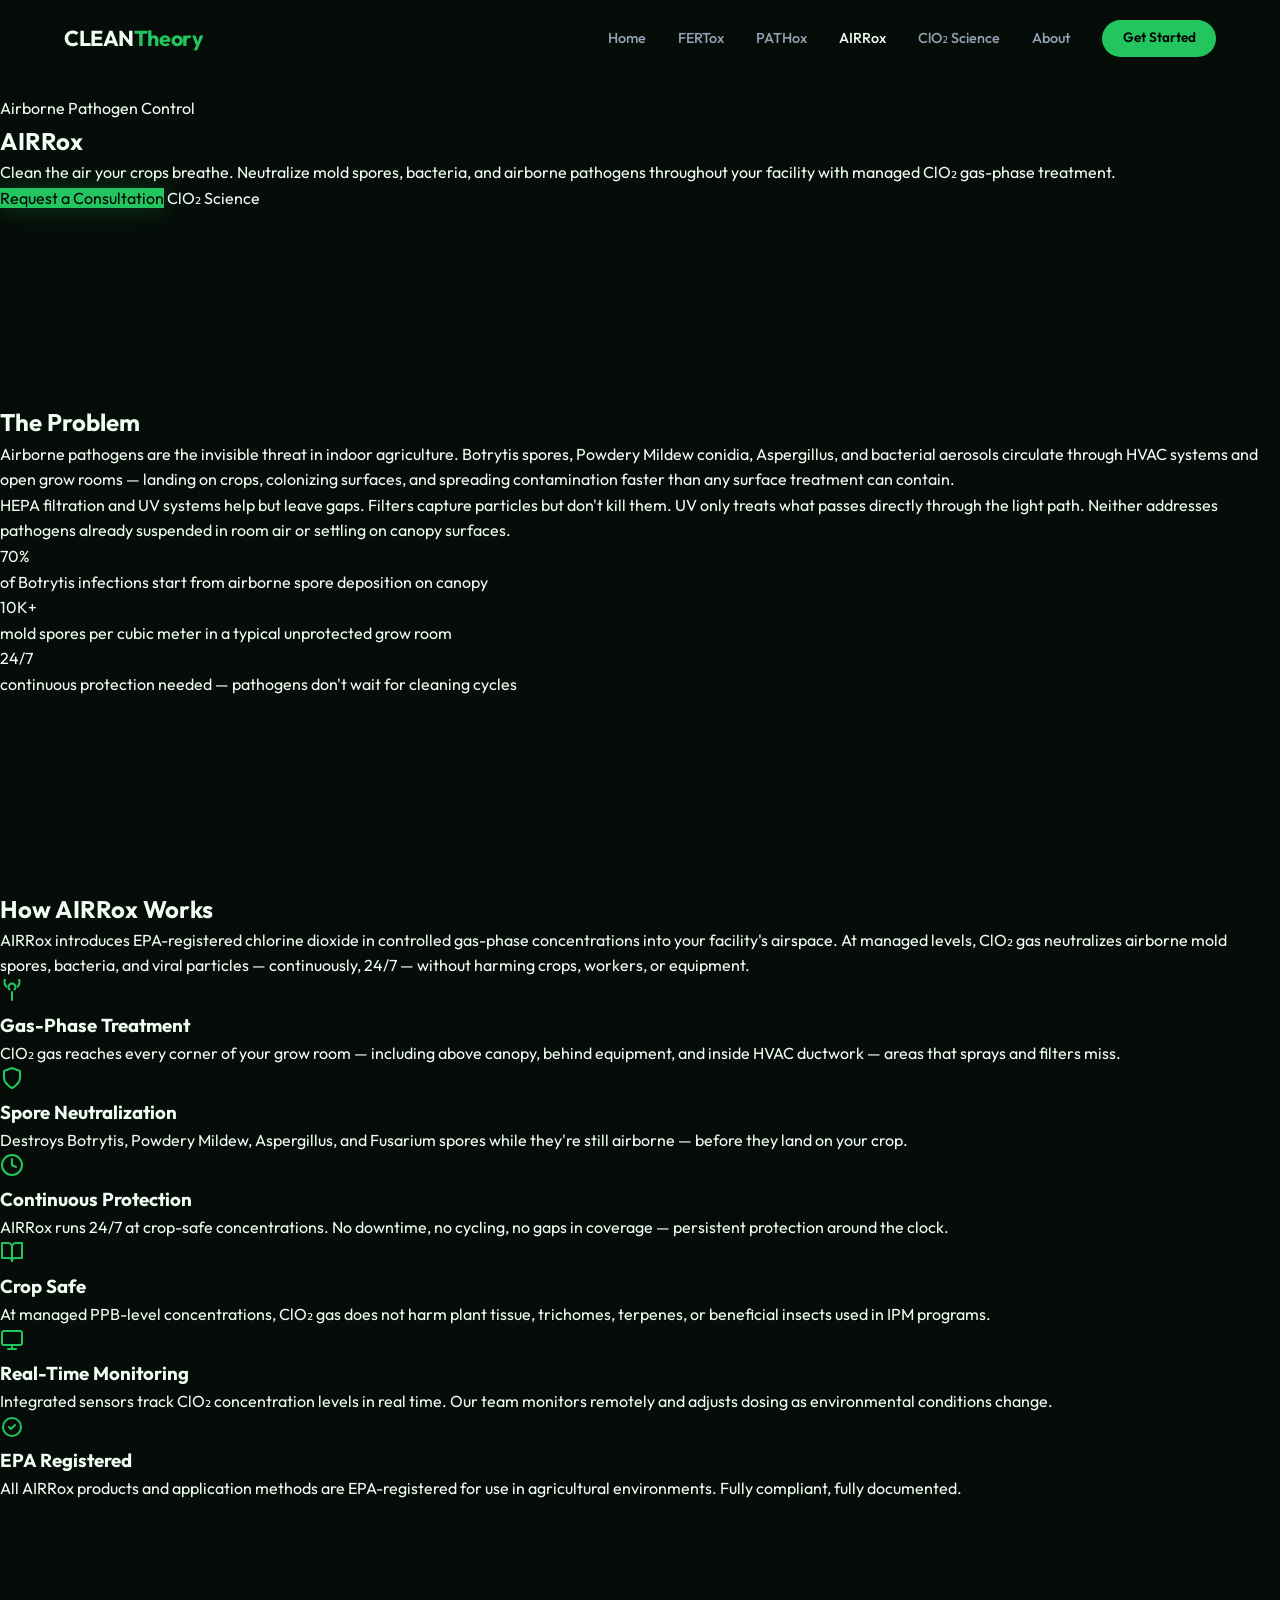
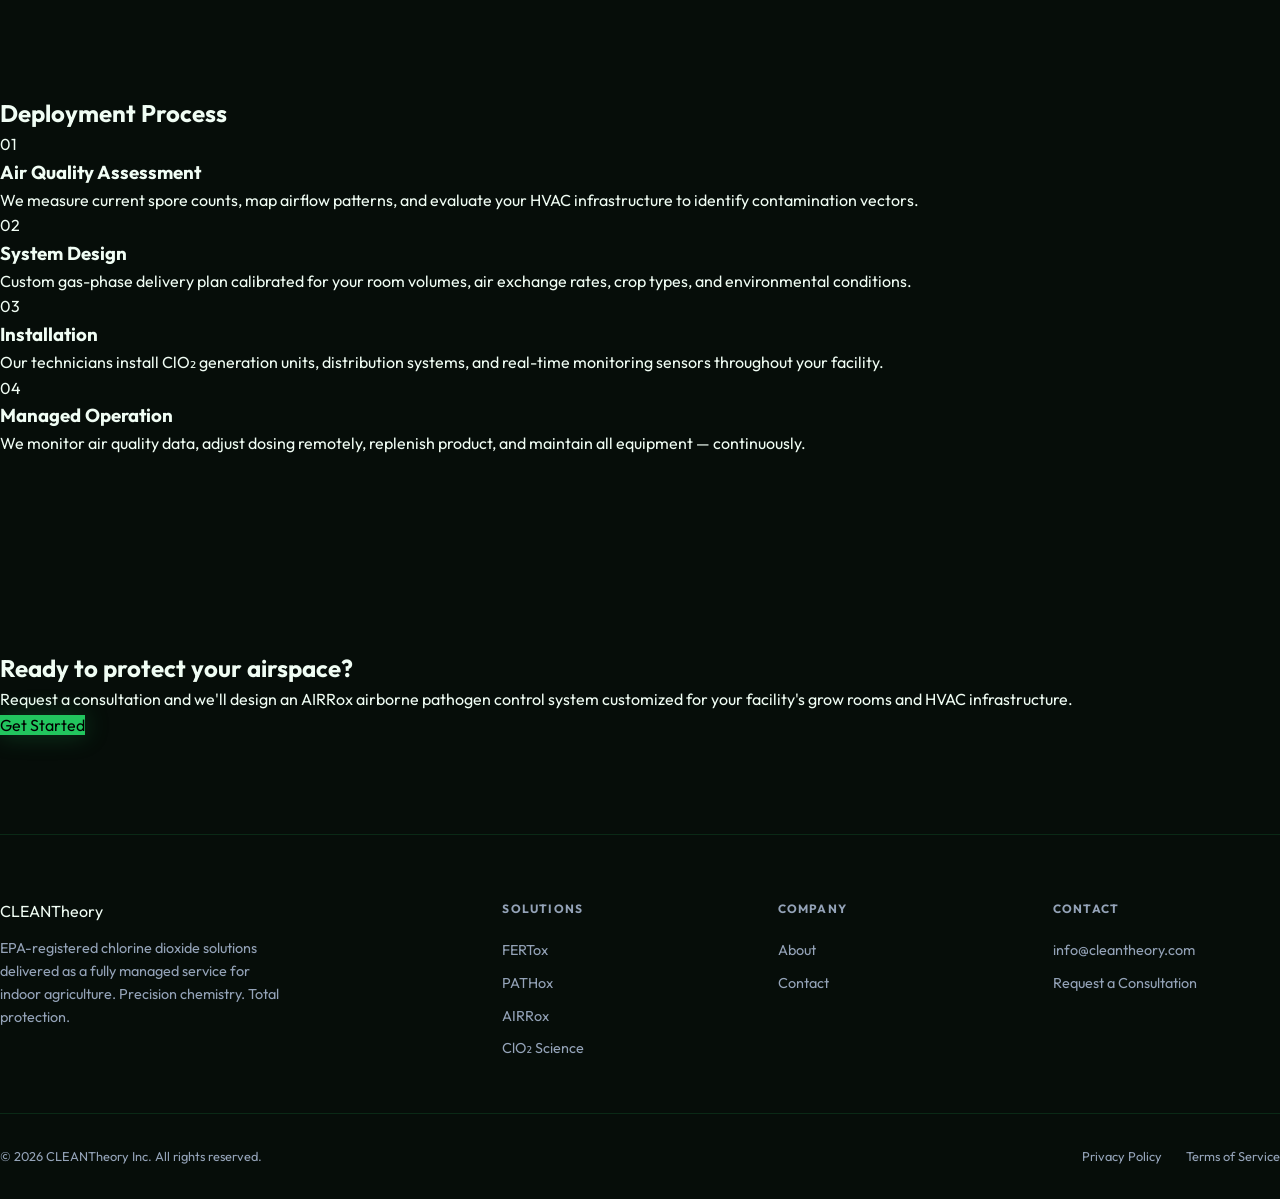
<file: solutions/airrox.html>
<!DOCTYPE html>
<html lang="en">
<head>
  <meta charset="UTF-8">
  <meta name="viewport" content="width=device-width, initial-scale=1.0">
  <title>AIRRox &mdash; Airborne Pathogen Control | CLEANTheory</title>
  <meta name="description" content="AIRRox by CLEANTheory — EPA-registered chlorine dioxide airborne pathogen control for indoor agriculture. Neutralize mold spores, bacteria, and viruses in your facility's air.">
  <link rel="preconnect" href="https://fonts.googleapis.com">
  <link rel="preconnect" href="https://fonts.gstatic.com" crossorigin>
  <link href="https://fonts.googleapis.com/css2?family=Outfit:wght@300;400;500;600;700&family=Playfair+Display:wght@400;500;600;700&display=swap" rel="stylesheet">
  <link rel="stylesheet" href="../css/styles.css">
  <link rel="stylesheet" href="../css/solution-page.css">
</head>
<body>

  <!-- ── Navigation ── -->
  <nav class="site-nav">
    <div class="nav-inner">
      <a href="../index.html" class="nav-logo">CLEAN<span>Theory</span></a>
      <div class="nav-links">
        <a href="../index.html">Home</a>
        <a href="fertox.html">FERTox</a>
        <a href="pathox.html">PATHox</a>
        <a href="airrox.html" class="active">AIRRox</a>
        <a href="../clo2-vs-alternatives.html">ClO&#8322; Science</a>
        <a href="../about.html">About</a>
        <a href="../contact.html" class="nav-cta">Get Started</a>
      </div>
      <button class="hamburger" aria-label="Menu"><span></span><span></span><span></span></button>
    </div>
  </nav>

  <!-- ── Hero ── -->
  <section class="solution-hero">
    <div class="solution-hero-inner">
      <span class="solution-badge">Airborne Pathogen Control</span>
      <h1>AIRR<span>ox</span></h1>
      <p class="solution-tagline">Clean the air your crops breathe. Neutralize mold spores, bacteria, and airborne pathogens throughout your facility with managed ClO&#8322; gas-phase treatment.</p>
      <div class="hero-actions">
        <a href="../contact.html" class="btn-primary">Request a Consultation</a>
        <a href="../clo2-vs-alternatives.html" class="btn-ghost">ClO&#8322; Science</a>
      </div>
    </div>
  </section>

  <!-- ── Problem ── -->
  <section class="solution-problem reveal">
    <div class="problem-inner">
      <div class="problem-text">
        <h2>The <span>Problem</span></h2>
        <p>Airborne pathogens are the invisible threat in indoor agriculture. Botrytis spores, Powdery Mildew conidia, Aspergillus, and bacterial aerosols circulate through HVAC systems and open grow rooms — landing on crops, colonizing surfaces, and spreading contamination faster than any surface treatment can contain.</p>
        <p>HEPA filtration and UV systems help but leave gaps. Filters capture particles but don't kill them. UV only treats what passes directly through the light path. Neither addresses pathogens already suspended in room air or settling on canopy surfaces.</p>
      </div>
      <div class="problem-stats">
        <div class="problem-stat">
          <div class="stat-num">70%</div>
          <div class="stat-desc">of Botrytis infections start from airborne spore deposition on canopy</div>
        </div>
        <div class="problem-stat">
          <div class="stat-num">10K+</div>
          <div class="stat-desc">mold spores per cubic meter in a typical unprotected grow room</div>
        </div>
        <div class="problem-stat">
          <div class="stat-num">24/7</div>
          <div class="stat-desc">continuous protection needed — pathogens don't wait for cleaning cycles</div>
        </div>
      </div>
    </div>
  </section>

  <!-- ── Solution ── -->
  <section class="solution-detail reveal">
    <div class="detail-inner">
      <div class="detail-header">
        <h2>How AIRR<span>ox</span> Works</h2>
        <p>AIRRox introduces EPA-registered chlorine dioxide in controlled gas-phase concentrations into your facility's airspace. At managed levels, ClO&#8322; gas neutralizes airborne mold spores, bacteria, and viral particles — continuously, 24/7 — without harming crops, workers, or equipment.</p>
      </div>
      <div class="detail-grid">
        <div class="detail-card">
          <div class="detail-icon">
            <svg width="24" height="24" viewBox="0 0 24 24" fill="none" stroke="#22c55e" stroke-width="2" stroke-linecap="round" stroke-linejoin="round"><path d="M17.7 7.7a7.5 7.5 0 10-11.4 0"/><path d="M14.5 10.5a3.5 3.5 0 10-5 0"/><line x1="12" y1="13" x2="12" y2="21"/></svg>
          </div>
          <h3>Gas-Phase Treatment</h3>
          <p>ClO&#8322; gas reaches every corner of your grow room — including above canopy, behind equipment, and inside HVAC ductwork — areas that sprays and filters miss.</p>
        </div>
        <div class="detail-card">
          <div class="detail-icon">
            <svg width="24" height="24" viewBox="0 0 24 24" fill="none" stroke="#22c55e" stroke-width="2" stroke-linecap="round" stroke-linejoin="round"><path d="M12 22s8-4 8-10V5l-8-3-8 3v7c0 6 8 10 8 10z"/></svg>
          </div>
          <h3>Spore Neutralization</h3>
          <p>Destroys Botrytis, Powdery Mildew, Aspergillus, and Fusarium spores while they're still airborne — before they land on your crop.</p>
        </div>
        <div class="detail-card">
          <div class="detail-icon">
            <svg width="24" height="24" viewBox="0 0 24 24" fill="none" stroke="#22c55e" stroke-width="2" stroke-linecap="round" stroke-linejoin="round"><circle cx="12" cy="12" r="10"/><polyline points="12 6 12 12 16 14"/></svg>
          </div>
          <h3>Continuous Protection</h3>
          <p>AIRRox runs 24/7 at crop-safe concentrations. No downtime, no cycling, no gaps in coverage — persistent protection around the clock.</p>
        </div>
        <div class="detail-card">
          <div class="detail-icon">
            <svg width="24" height="24" viewBox="0 0 24 24" fill="none" stroke="#22c55e" stroke-width="2" stroke-linecap="round" stroke-linejoin="round"><path d="M2 3h6a4 4 0 014 4v14a3 3 0 00-3-3H2z"/><path d="M22 3h-6a4 4 0 00-4 4v14a3 3 0 013-3h7z"/></svg>
          </div>
          <h3>Crop Safe</h3>
          <p>At managed PPB-level concentrations, ClO&#8322; gas does not harm plant tissue, trichomes, terpenes, or beneficial insects used in IPM programs.</p>
        </div>
        <div class="detail-card">
          <div class="detail-icon">
            <svg width="24" height="24" viewBox="0 0 24 24" fill="none" stroke="#22c55e" stroke-width="2" stroke-linecap="round" stroke-linejoin="round"><rect x="2" y="3" width="20" height="14" rx="2" ry="2"/><line x1="8" y1="21" x2="16" y2="21"/><line x1="12" y1="17" x2="12" y2="21"/></svg>
          </div>
          <h3>Real-Time Monitoring</h3>
          <p>Integrated sensors track ClO&#8322; concentration levels in real time. Our team monitors remotely and adjusts dosing as environmental conditions change.</p>
        </div>
        <div class="detail-card">
          <div class="detail-icon">
            <svg width="24" height="24" viewBox="0 0 24 24" fill="none" stroke="#22c55e" stroke-width="2" stroke-linecap="round" stroke-linejoin="round"><path d="M9 12l2 2 4-4"/><path d="M21 12a9 9 0 11-18 0 9 9 0 0118 0z"/></svg>
          </div>
          <h3>EPA Registered</h3>
          <p>All AIRRox products and application methods are EPA-registered for use in agricultural environments. Fully compliant, fully documented.</p>
        </div>
      </div>
    </div>
  </section>

  <!-- ── Process ── -->
  <section class="solution-process reveal">
    <div class="process-inner">
      <h2>Deployment <span>Process</span></h2>
      <div class="process-steps">
        <div class="process-step">
          <div class="step-number">01</div>
          <h3>Air Quality Assessment</h3>
          <p>We measure current spore counts, map airflow patterns, and evaluate your HVAC infrastructure to identify contamination vectors.</p>
        </div>
        <div class="process-step">
          <div class="step-number">02</div>
          <h3>System Design</h3>
          <p>Custom gas-phase delivery plan calibrated for your room volumes, air exchange rates, crop types, and environmental conditions.</p>
        </div>
        <div class="process-step">
          <div class="step-number">03</div>
          <h3>Installation</h3>
          <p>Our technicians install ClO&#8322; generation units, distribution systems, and real-time monitoring sensors throughout your facility.</p>
        </div>
        <div class="process-step">
          <div class="step-number">04</div>
          <h3>Managed Operation</h3>
          <p>We monitor air quality data, adjust dosing remotely, replenish product, and maintain all equipment — continuously.</p>
        </div>
      </div>
    </div>
  </section>

  <!-- ── CTA ── -->
  <section class="solution-cta reveal">
    <div class="cta-inner">
      <h2>Ready to protect your <span>airspace</span>?</h2>
      <p>Request a consultation and we'll design an AIRRox airborne pathogen control system customized for your facility's grow rooms and HVAC infrastructure.</p>
      <a href="../contact.html" class="btn-primary">Get Started</a>
    </div>
  </section>

  <!-- ── Footer ── -->
  <footer class="site-footer">
    <div class="footer-grid">
      <div class="footer-brand">
        <a href="../index.html" class="footer-logo">CLEAN<span>Theory</span></a>
        <p>EPA-registered chlorine dioxide solutions delivered as a fully managed service for indoor agriculture. Precision chemistry. Total protection.</p>
      </div>
      <div class="footer-col">
        <h4>Solutions</h4>
        <ul>
          <li><a href="fertox.html">FERTox</a></li>
          <li><a href="pathox.html">PATHox</a></li>
          <li><a href="airrox.html">AIRRox</a></li>
          <li><a href="../clo2-vs-alternatives.html">ClO&#8322; Science</a></li>
        </ul>
      </div>
      <div class="footer-col">
        <h4>Company</h4>
        <ul>
          <li><a href="../about.html">About</a></li>
          <li><a href="../contact.html">Contact</a></li>
        </ul>
      </div>
      <div class="footer-col">
        <h4>Contact</h4>
        <ul>
          <li><a href="mailto:info@cleantheory.com">info@cleantheory.com</a></li>
          <li><a href="../contact.html">Request a Consultation</a></li>
        </ul>
      </div>
    </div>
    <div class="footer-bottom">
      <p>&copy; 2026 CLEANTheory Inc. All rights reserved.</p>
      <div class="footer-legal">
        <a href="#">Privacy Policy</a>
        <a href="#">Terms of Service</a>
      </div>
    </div>
  </footer>

  <script src="../js/main.js"></script>
</body>
</html>
</file>
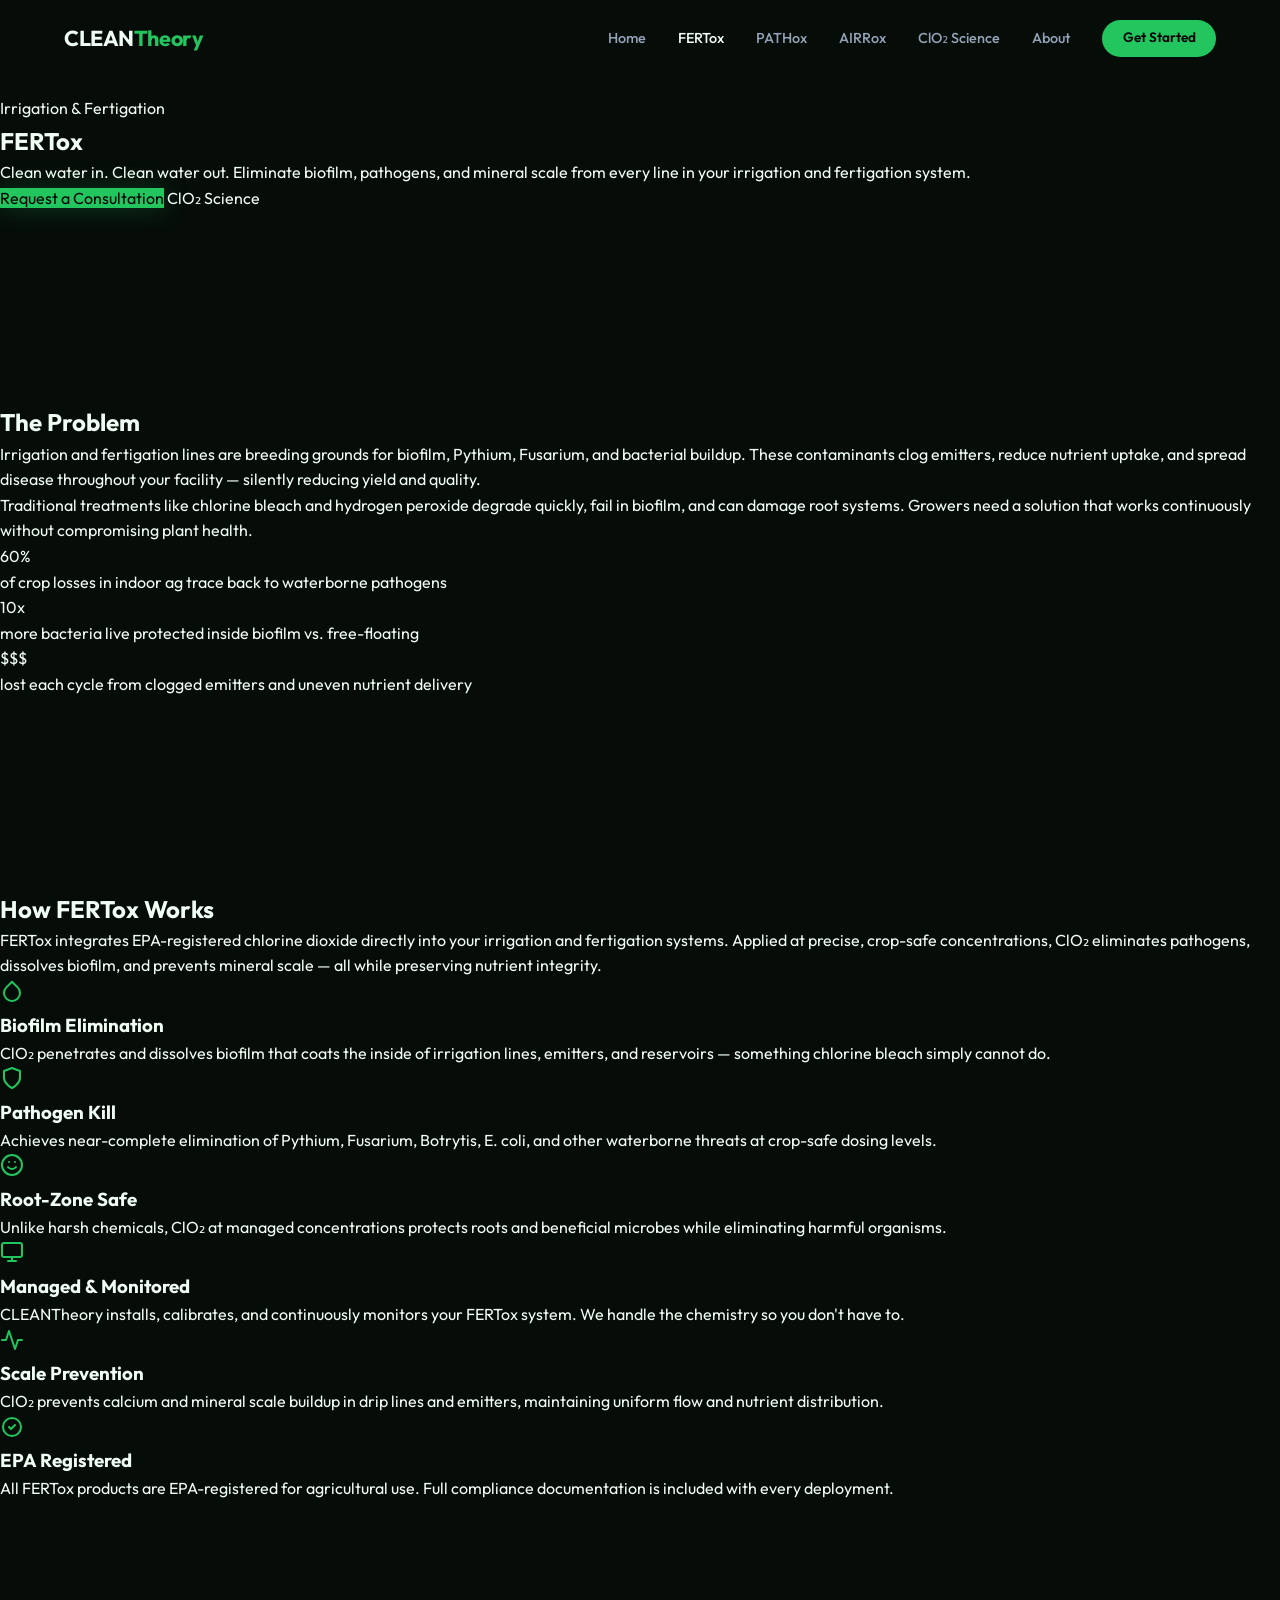
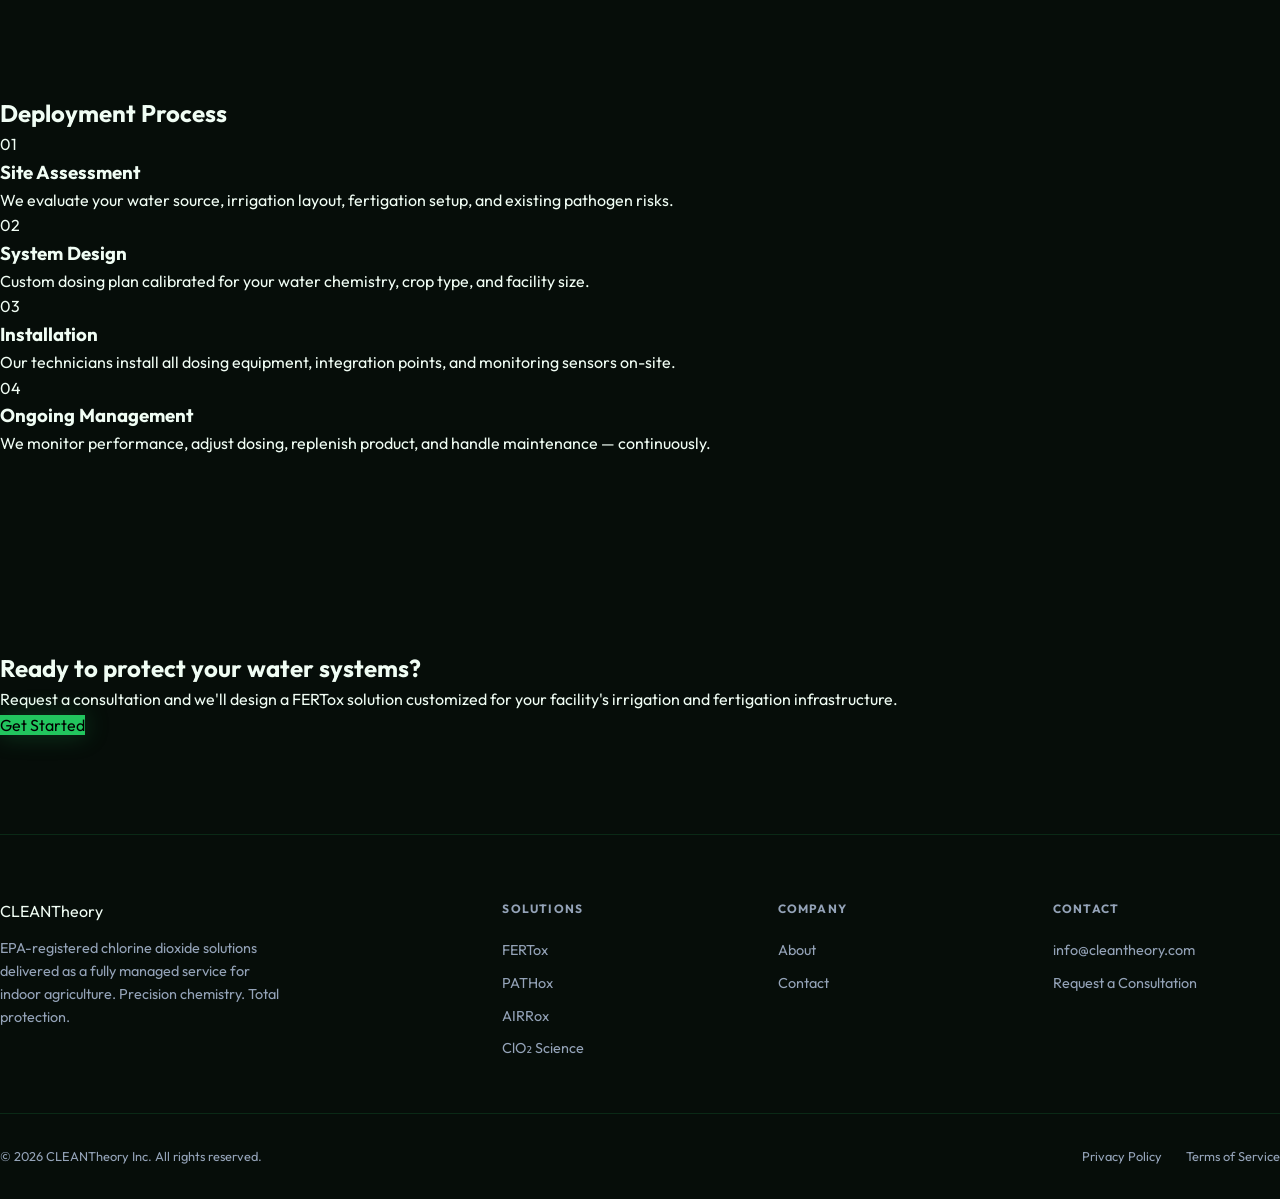
<file: solutions/fertox.html>
<!DOCTYPE html>
<html lang="en">
<head>
  <meta charset="UTF-8">
  <meta name="viewport" content="width=device-width, initial-scale=1.0">
  <title>FERTox &mdash; Irrigation &amp; Fertigation Protection | CLEANTheory</title>
  <meta name="description" content="FERTox by CLEANTheory — EPA-registered chlorine dioxide treatment for irrigation and fertigation systems. Eliminate biofilm, pathogens, and mineral scale.">
  <link rel="preconnect" href="https://fonts.googleapis.com">
  <link rel="preconnect" href="https://fonts.gstatic.com" crossorigin>
  <link href="https://fonts.googleapis.com/css2?family=Outfit:wght@300;400;500;600;700&family=Playfair+Display:wght@400;500;600;700&display=swap" rel="stylesheet">
  <link rel="stylesheet" href="../css/styles.css">
  <link rel="stylesheet" href="../css/solution-page.css">
</head>
<body>

  <!-- ── Navigation ── -->
  <nav class="site-nav">
    <div class="nav-inner">
      <a href="../index.html" class="nav-logo">CLEAN<span>Theory</span></a>
      <div class="nav-links">
        <a href="../index.html">Home</a>
        <a href="fertox.html" class="active">FERTox</a>
        <a href="pathox.html">PATHox</a>
        <a href="airrox.html">AIRRox</a>
        <a href="../clo2-vs-alternatives.html">ClO&#8322; Science</a>
        <a href="../about.html">About</a>
        <a href="../contact.html" class="nav-cta">Get Started</a>
      </div>
      <button class="hamburger" aria-label="Menu"><span></span><span></span><span></span></button>
    </div>
  </nav>

  <!-- ── Hero ── -->
  <section class="solution-hero">
    <div class="solution-hero-inner">
      <span class="solution-badge">Irrigation &amp; Fertigation</span>
      <h1>FERT<span>ox</span></h1>
      <p class="solution-tagline">Clean water in. Clean water out. Eliminate biofilm, pathogens, and mineral scale from every line in your irrigation and fertigation system.</p>
      <div class="hero-actions">
        <a href="../contact.html" class="btn-primary">Request a Consultation</a>
        <a href="../clo2-vs-alternatives.html" class="btn-ghost">ClO&#8322; Science</a>
      </div>
    </div>
  </section>

  <!-- ── Problem ── -->
  <section class="solution-problem reveal">
    <div class="problem-inner">
      <div class="problem-text">
        <h2>The <span>Problem</span></h2>
        <p>Irrigation and fertigation lines are breeding grounds for biofilm, Pythium, Fusarium, and bacterial buildup. These contaminants clog emitters, reduce nutrient uptake, and spread disease throughout your facility — silently reducing yield and quality.</p>
        <p>Traditional treatments like chlorine bleach and hydrogen peroxide degrade quickly, fail in biofilm, and can damage root systems. Growers need a solution that works continuously without compromising plant health.</p>
      </div>
      <div class="problem-stats">
        <div class="problem-stat">
          <div class="stat-num">60%</div>
          <div class="stat-desc">of crop losses in indoor ag trace back to waterborne pathogens</div>
        </div>
        <div class="problem-stat">
          <div class="stat-num">10x</div>
          <div class="stat-desc">more bacteria live protected inside biofilm vs. free-floating</div>
        </div>
        <div class="problem-stat">
          <div class="stat-num">$$$</div>
          <div class="stat-desc">lost each cycle from clogged emitters and uneven nutrient delivery</div>
        </div>
      </div>
    </div>
  </section>

  <!-- ── Solution ── -->
  <section class="solution-detail reveal">
    <div class="detail-inner">
      <div class="detail-header">
        <h2>How FERT<span>ox</span> Works</h2>
        <p>FERTox integrates EPA-registered chlorine dioxide directly into your irrigation and fertigation systems. Applied at precise, crop-safe concentrations, ClO&#8322; eliminates pathogens, dissolves biofilm, and prevents mineral scale — all while preserving nutrient integrity.</p>
      </div>
      <div class="detail-grid">
        <div class="detail-card">
          <div class="detail-icon">
            <svg width="24" height="24" viewBox="0 0 24 24" fill="none" stroke="#22c55e" stroke-width="2" stroke-linecap="round" stroke-linejoin="round"><path d="M12 2.69l5.66 5.66a8 8 0 11-11.31 0z"/></svg>
          </div>
          <h3>Biofilm Elimination</h3>
          <p>ClO&#8322; penetrates and dissolves biofilm that coats the inside of irrigation lines, emitters, and reservoirs — something chlorine bleach simply cannot do.</p>
        </div>
        <div class="detail-card">
          <div class="detail-icon">
            <svg width="24" height="24" viewBox="0 0 24 24" fill="none" stroke="#22c55e" stroke-width="2" stroke-linecap="round" stroke-linejoin="round"><path d="M12 22s8-4 8-10V5l-8-3-8 3v7c0 6 8 10 8 10z"/></svg>
          </div>
          <h3>Pathogen Kill</h3>
          <p>Achieves near-complete elimination of Pythium, Fusarium, Botrytis, E. coli, and other waterborne threats at crop-safe dosing levels.</p>
        </div>
        <div class="detail-card">
          <div class="detail-icon">
            <svg width="24" height="24" viewBox="0 0 24 24" fill="none" stroke="#22c55e" stroke-width="2" stroke-linecap="round" stroke-linejoin="round"><circle cx="12" cy="12" r="10"/><path d="M8 14s1.5 2 4 2 4-2 4-2"/><line x1="9" y1="9" x2="9.01" y2="9"/><line x1="15" y1="9" x2="15.01" y2="9"/></svg>
          </div>
          <h3>Root-Zone Safe</h3>
          <p>Unlike harsh chemicals, ClO&#8322; at managed concentrations protects roots and beneficial microbes while eliminating harmful organisms.</p>
        </div>
        <div class="detail-card">
          <div class="detail-icon">
            <svg width="24" height="24" viewBox="0 0 24 24" fill="none" stroke="#22c55e" stroke-width="2" stroke-linecap="round" stroke-linejoin="round"><rect x="2" y="3" width="20" height="14" rx="2" ry="2"/><line x1="8" y1="21" x2="16" y2="21"/><line x1="12" y1="17" x2="12" y2="21"/></svg>
          </div>
          <h3>Managed &amp; Monitored</h3>
          <p>CLEANTheory installs, calibrates, and continuously monitors your FERTox system. We handle the chemistry so you don't have to.</p>
        </div>
        <div class="detail-card">
          <div class="detail-icon">
            <svg width="24" height="24" viewBox="0 0 24 24" fill="none" stroke="#22c55e" stroke-width="2" stroke-linecap="round" stroke-linejoin="round"><polyline points="22 12 18 12 15 21 9 3 6 12 2 12"/></svg>
          </div>
          <h3>Scale Prevention</h3>
          <p>ClO&#8322; prevents calcium and mineral scale buildup in drip lines and emitters, maintaining uniform flow and nutrient distribution.</p>
        </div>
        <div class="detail-card">
          <div class="detail-icon">
            <svg width="24" height="24" viewBox="0 0 24 24" fill="none" stroke="#22c55e" stroke-width="2" stroke-linecap="round" stroke-linejoin="round"><path d="M9 12l2 2 4-4"/><path d="M21 12a9 9 0 11-18 0 9 9 0 0118 0z"/></svg>
          </div>
          <h3>EPA Registered</h3>
          <p>All FERTox products are EPA-registered for agricultural use. Full compliance documentation is included with every deployment.</p>
        </div>
      </div>
    </div>
  </section>

  <!-- ── Process ── -->
  <section class="solution-process reveal">
    <div class="process-inner">
      <h2>Deployment <span>Process</span></h2>
      <div class="process-steps">
        <div class="process-step">
          <div class="step-number">01</div>
          <h3>Site Assessment</h3>
          <p>We evaluate your water source, irrigation layout, fertigation setup, and existing pathogen risks.</p>
        </div>
        <div class="process-step">
          <div class="step-number">02</div>
          <h3>System Design</h3>
          <p>Custom dosing plan calibrated for your water chemistry, crop type, and facility size.</p>
        </div>
        <div class="process-step">
          <div class="step-number">03</div>
          <h3>Installation</h3>
          <p>Our technicians install all dosing equipment, integration points, and monitoring sensors on-site.</p>
        </div>
        <div class="process-step">
          <div class="step-number">04</div>
          <h3>Ongoing Management</h3>
          <p>We monitor performance, adjust dosing, replenish product, and handle maintenance — continuously.</p>
        </div>
      </div>
    </div>
  </section>

  <!-- ── CTA ── -->
  <section class="solution-cta reveal">
    <div class="cta-inner">
      <h2>Ready to protect your <span>water systems</span>?</h2>
      <p>Request a consultation and we'll design a FERTox solution customized for your facility's irrigation and fertigation infrastructure.</p>
      <a href="../contact.html" class="btn-primary">Get Started</a>
    </div>
  </section>

  <!-- ── Footer ── -->
  <footer class="site-footer">
    <div class="footer-grid">
      <div class="footer-brand">
        <a href="../index.html" class="footer-logo">CLEAN<span>Theory</span></a>
        <p>EPA-registered chlorine dioxide solutions delivered as a fully managed service for indoor agriculture. Precision chemistry. Total protection.</p>
      </div>
      <div class="footer-col">
        <h4>Solutions</h4>
        <ul>
          <li><a href="fertox.html">FERTox</a></li>
          <li><a href="pathox.html">PATHox</a></li>
          <li><a href="airrox.html">AIRRox</a></li>
          <li><a href="../clo2-vs-alternatives.html">ClO&#8322; Science</a></li>
        </ul>
      </div>
      <div class="footer-col">
        <h4>Company</h4>
        <ul>
          <li><a href="../about.html">About</a></li>
          <li><a href="../contact.html">Contact</a></li>
        </ul>
      </div>
      <div class="footer-col">
        <h4>Contact</h4>
        <ul>
          <li><a href="mailto:info@cleantheory.com">info@cleantheory.com</a></li>
          <li><a href="../contact.html">Request a Consultation</a></li>
        </ul>
      </div>
    </div>
    <div class="footer-bottom">
      <p>&copy; 2026 CLEANTheory Inc. All rights reserved.</p>
      <div class="footer-legal">
        <a href="#">Privacy Policy</a>
        <a href="#">Terms of Service</a>
      </div>
    </div>
  </footer>

  <script src="../js/main.js"></script>
</body>
</html>
</file>
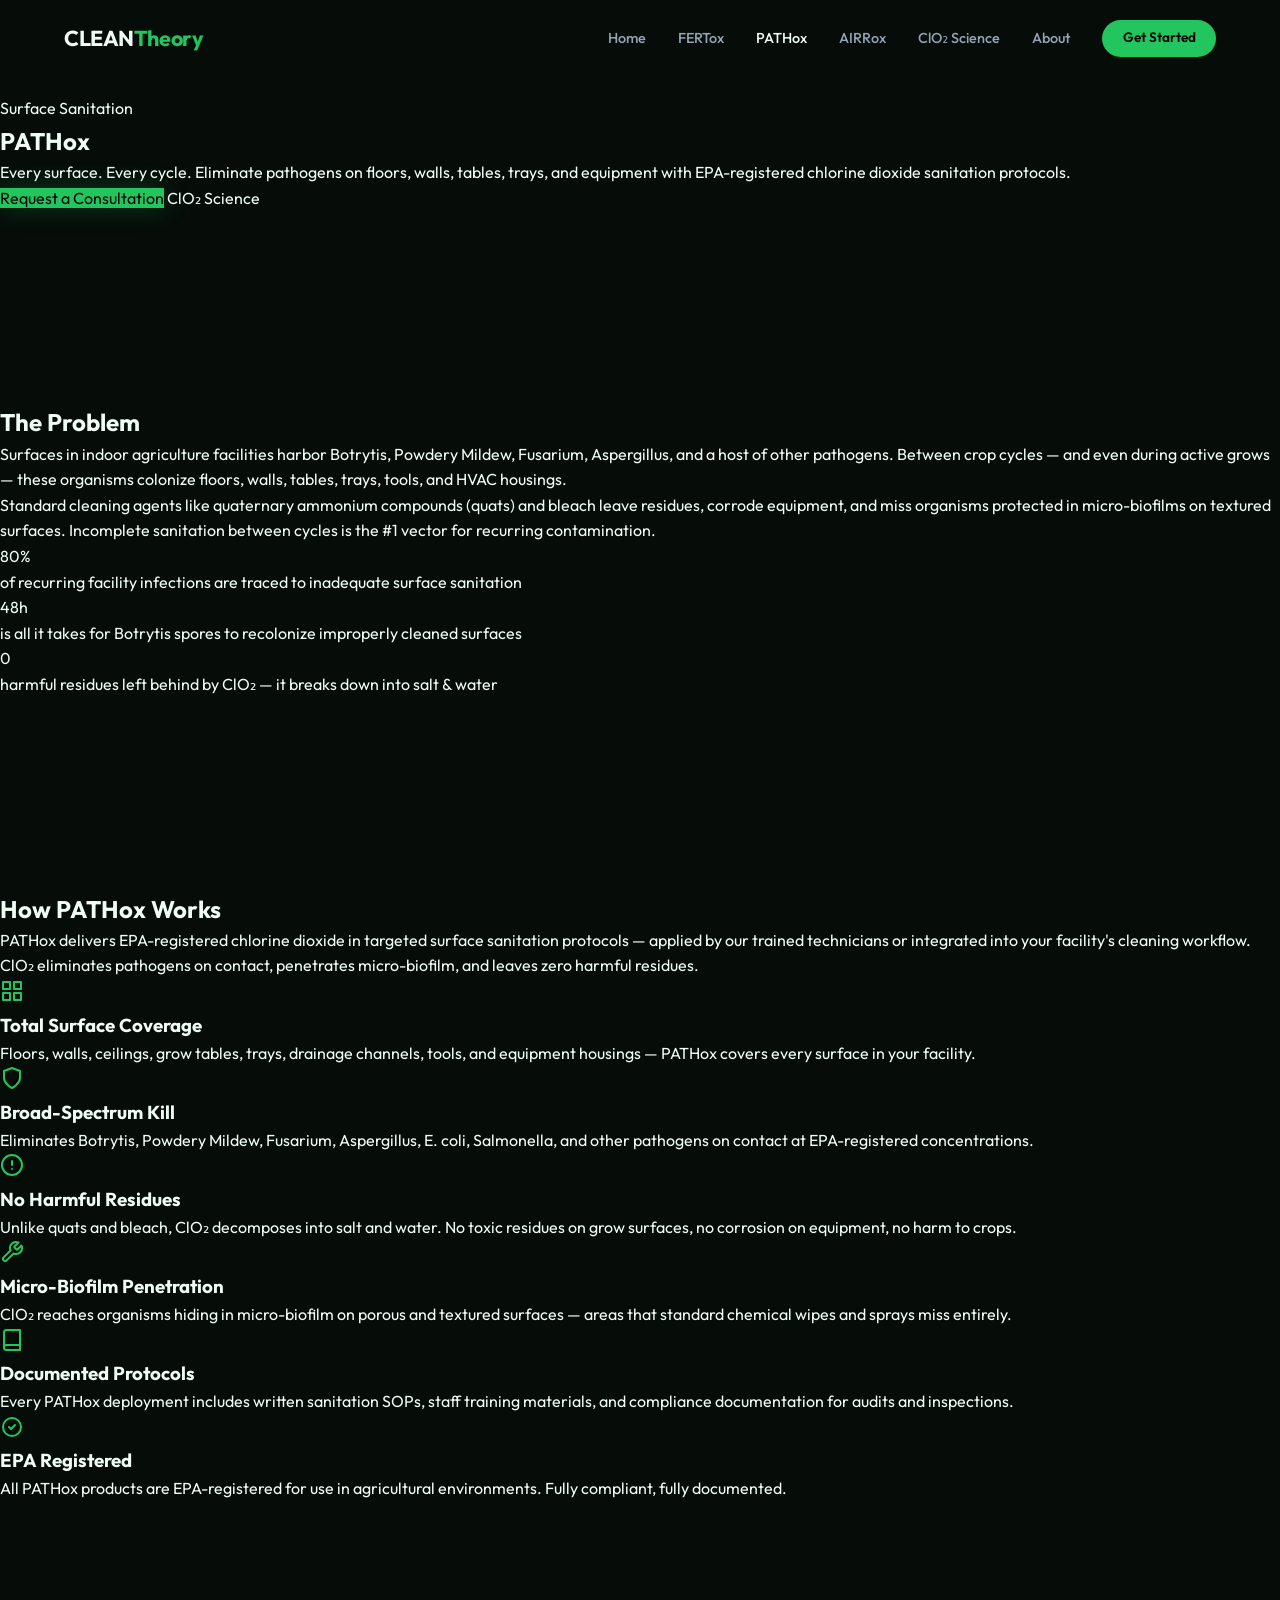
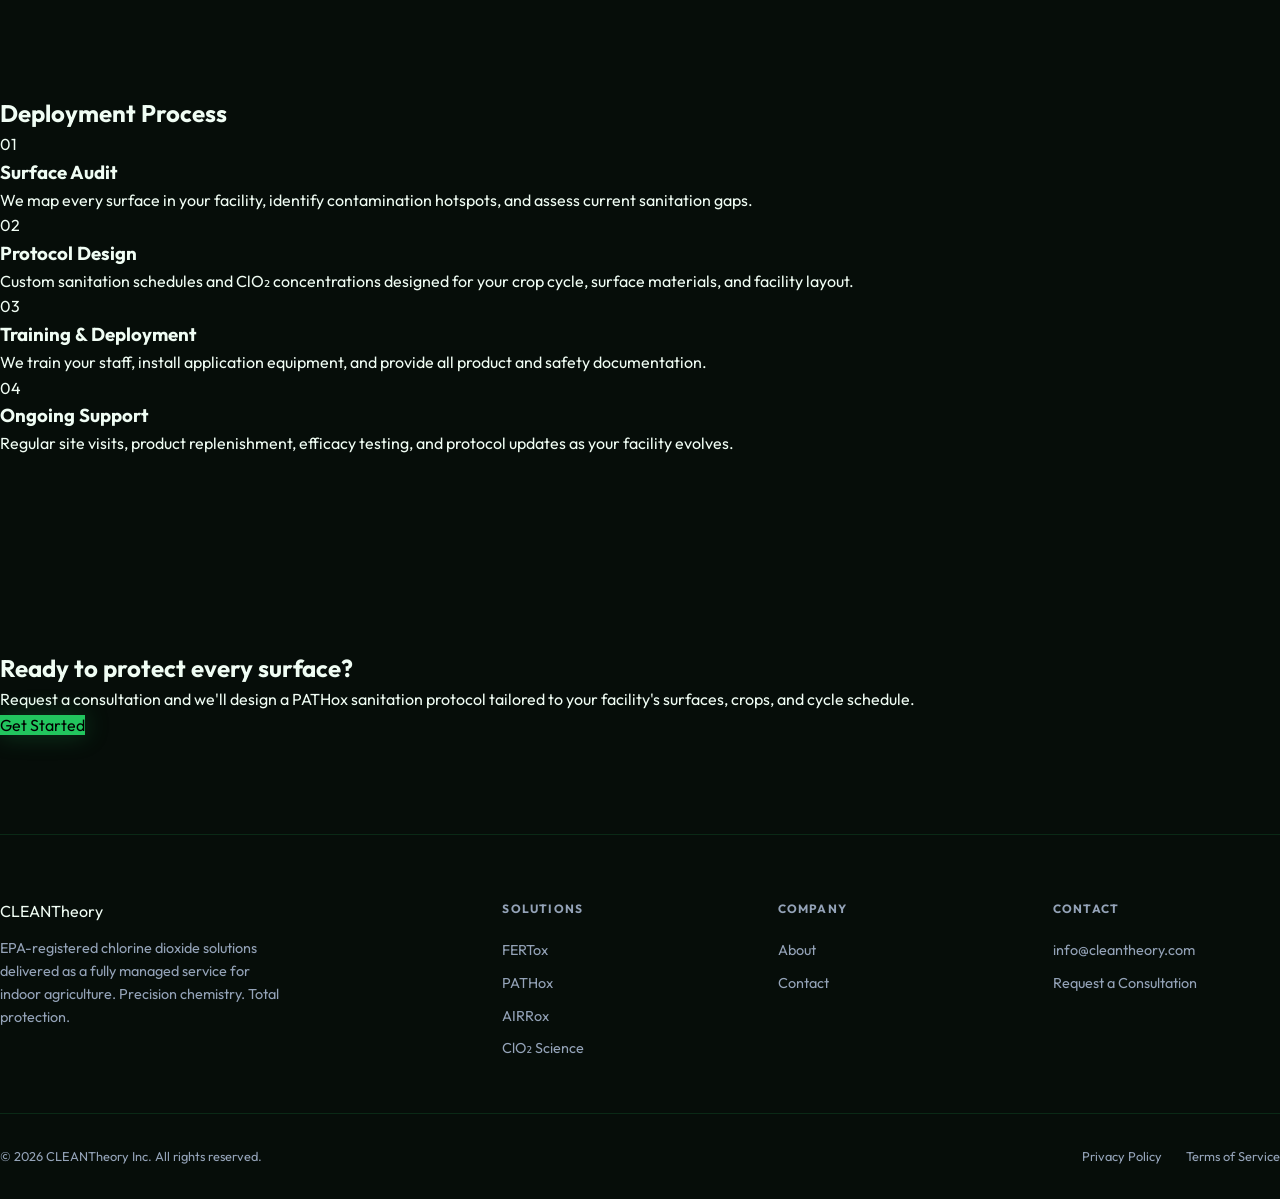
<file: solutions/pathox.html>
<!DOCTYPE html>
<html lang="en">
<head>
  <meta charset="UTF-8">
  <meta name="viewport" content="width=device-width, initial-scale=1.0">
  <title>PATHox &mdash; Surface Sanitation | CLEANTheory</title>
  <meta name="description" content="PATHox by CLEANTheory — EPA-registered chlorine dioxide surface sanitation for indoor agriculture. Eliminate pathogens on every surface in your facility.">
  <link rel="preconnect" href="https://fonts.googleapis.com">
  <link rel="preconnect" href="https://fonts.gstatic.com" crossorigin>
  <link href="https://fonts.googleapis.com/css2?family=Outfit:wght@300;400;500;600;700&family=Playfair+Display:wght@400;500;600;700&display=swap" rel="stylesheet">
  <link rel="stylesheet" href="../css/styles.css">
  <link rel="stylesheet" href="../css/solution-page.css">
</head>
<body>

  <!-- ── Navigation ── -->
  <nav class="site-nav">
    <div class="nav-inner">
      <a href="../index.html" class="nav-logo">CLEAN<span>Theory</span></a>
      <div class="nav-links">
        <a href="../index.html">Home</a>
        <a href="fertox.html">FERTox</a>
        <a href="pathox.html" class="active">PATHox</a>
        <a href="airrox.html">AIRRox</a>
        <a href="../clo2-vs-alternatives.html">ClO&#8322; Science</a>
        <a href="../about.html">About</a>
        <a href="../contact.html" class="nav-cta">Get Started</a>
      </div>
      <button class="hamburger" aria-label="Menu"><span></span><span></span><span></span></button>
    </div>
  </nav>

  <!-- ── Hero ── -->
  <section class="solution-hero">
    <div class="solution-hero-inner">
      <span class="solution-badge">Surface Sanitation</span>
      <h1>PATH<span>ox</span></h1>
      <p class="solution-tagline">Every surface. Every cycle. Eliminate pathogens on floors, walls, tables, trays, and equipment with EPA-registered chlorine dioxide sanitation protocols.</p>
      <div class="hero-actions">
        <a href="../contact.html" class="btn-primary">Request a Consultation</a>
        <a href="../clo2-vs-alternatives.html" class="btn-ghost">ClO&#8322; Science</a>
      </div>
    </div>
  </section>

  <!-- ── Problem ── -->
  <section class="solution-problem reveal">
    <div class="problem-inner">
      <div class="problem-text">
        <h2>The <span>Problem</span></h2>
        <p>Surfaces in indoor agriculture facilities harbor Botrytis, Powdery Mildew, Fusarium, Aspergillus, and a host of other pathogens. Between crop cycles — and even during active grows — these organisms colonize floors, walls, tables, trays, tools, and HVAC housings.</p>
        <p>Standard cleaning agents like quaternary ammonium compounds (quats) and bleach leave residues, corrode equipment, and miss organisms protected in micro-biofilms on textured surfaces. Incomplete sanitation between cycles is the #1 vector for recurring contamination.</p>
      </div>
      <div class="problem-stats">
        <div class="problem-stat">
          <div class="stat-num">80%</div>
          <div class="stat-desc">of recurring facility infections are traced to inadequate surface sanitation</div>
        </div>
        <div class="problem-stat">
          <div class="stat-num">48h</div>
          <div class="stat-desc">is all it takes for Botrytis spores to recolonize improperly cleaned surfaces</div>
        </div>
        <div class="problem-stat">
          <div class="stat-num">0</div>
          <div class="stat-desc">harmful residues left behind by ClO&#8322; — it breaks down into salt &amp; water</div>
        </div>
      </div>
    </div>
  </section>

  <!-- ── Solution ── -->
  <section class="solution-detail reveal">
    <div class="detail-inner">
      <div class="detail-header">
        <h2>How PATH<span>ox</span> Works</h2>
        <p>PATHox delivers EPA-registered chlorine dioxide in targeted surface sanitation protocols — applied by our trained technicians or integrated into your facility's cleaning workflow. ClO&#8322; eliminates pathogens on contact, penetrates micro-biofilm, and leaves zero harmful residues.</p>
      </div>
      <div class="detail-grid">
        <div class="detail-card">
          <div class="detail-icon">
            <svg width="24" height="24" viewBox="0 0 24 24" fill="none" stroke="#22c55e" stroke-width="2" stroke-linecap="round" stroke-linejoin="round"><rect x="3" y="3" width="7" height="7"/><rect x="14" y="3" width="7" height="7"/><rect x="14" y="14" width="7" height="7"/><rect x="3" y="14" width="7" height="7"/></svg>
          </div>
          <h3>Total Surface Coverage</h3>
          <p>Floors, walls, ceilings, grow tables, trays, drainage channels, tools, and equipment housings — PATHox covers every surface in your facility.</p>
        </div>
        <div class="detail-card">
          <div class="detail-icon">
            <svg width="24" height="24" viewBox="0 0 24 24" fill="none" stroke="#22c55e" stroke-width="2" stroke-linecap="round" stroke-linejoin="round"><path d="M12 22s8-4 8-10V5l-8-3-8 3v7c0 6 8 10 8 10z"/></svg>
          </div>
          <h3>Broad-Spectrum Kill</h3>
          <p>Eliminates Botrytis, Powdery Mildew, Fusarium, Aspergillus, E. coli, Salmonella, and other pathogens on contact at EPA-registered concentrations.</p>
        </div>
        <div class="detail-card">
          <div class="detail-icon">
            <svg width="24" height="24" viewBox="0 0 24 24" fill="none" stroke="#22c55e" stroke-width="2" stroke-linecap="round" stroke-linejoin="round"><circle cx="12" cy="12" r="10"/><line x1="12" y1="8" x2="12" y2="12"/><line x1="12" y1="16" x2="12.01" y2="16"/></svg>
          </div>
          <h3>No Harmful Residues</h3>
          <p>Unlike quats and bleach, ClO&#8322; decomposes into salt and water. No toxic residues on grow surfaces, no corrosion on equipment, no harm to crops.</p>
        </div>
        <div class="detail-card">
          <div class="detail-icon">
            <svg width="24" height="24" viewBox="0 0 24 24" fill="none" stroke="#22c55e" stroke-width="2" stroke-linecap="round" stroke-linejoin="round"><path d="M14.7 6.3a1 1 0 000 1.4l1.6 1.6a1 1 0 001.4 0l3.77-3.77a6 6 0 01-7.94 7.94l-6.91 6.91a2.12 2.12 0 01-3-3l6.91-6.91a6 6 0 017.94-7.94l-3.76 3.76z"/></svg>
          </div>
          <h3>Micro-Biofilm Penetration</h3>
          <p>ClO&#8322; reaches organisms hiding in micro-biofilm on porous and textured surfaces — areas that standard chemical wipes and sprays miss entirely.</p>
        </div>
        <div class="detail-card">
          <div class="detail-icon">
            <svg width="24" height="24" viewBox="0 0 24 24" fill="none" stroke="#22c55e" stroke-width="2" stroke-linecap="round" stroke-linejoin="round"><path d="M4 19.5A2.5 2.5 0 016.5 17H20"/><path d="M6.5 2H20v20H6.5A2.5 2.5 0 014 19.5v-15A2.5 2.5 0 016.5 2z"/></svg>
          </div>
          <h3>Documented Protocols</h3>
          <p>Every PATHox deployment includes written sanitation SOPs, staff training materials, and compliance documentation for audits and inspections.</p>
        </div>
        <div class="detail-card">
          <div class="detail-icon">
            <svg width="24" height="24" viewBox="0 0 24 24" fill="none" stroke="#22c55e" stroke-width="2" stroke-linecap="round" stroke-linejoin="round"><path d="M9 12l2 2 4-4"/><path d="M21 12a9 9 0 11-18 0 9 9 0 0118 0z"/></svg>
          </div>
          <h3>EPA Registered</h3>
          <p>All PATHox products are EPA-registered for use in agricultural environments. Fully compliant, fully documented.</p>
        </div>
      </div>
    </div>
  </section>

  <!-- ── Process ── -->
  <section class="solution-process reveal">
    <div class="process-inner">
      <h2>Deployment <span>Process</span></h2>
      <div class="process-steps">
        <div class="process-step">
          <div class="step-number">01</div>
          <h3>Surface Audit</h3>
          <p>We map every surface in your facility, identify contamination hotspots, and assess current sanitation gaps.</p>
        </div>
        <div class="process-step">
          <div class="step-number">02</div>
          <h3>Protocol Design</h3>
          <p>Custom sanitation schedules and ClO&#8322; concentrations designed for your crop cycle, surface materials, and facility layout.</p>
        </div>
        <div class="process-step">
          <div class="step-number">03</div>
          <h3>Training &amp; Deployment</h3>
          <p>We train your staff, install application equipment, and provide all product and safety documentation.</p>
        </div>
        <div class="process-step">
          <div class="step-number">04</div>
          <h3>Ongoing Support</h3>
          <p>Regular site visits, product replenishment, efficacy testing, and protocol updates as your facility evolves.</p>
        </div>
      </div>
    </div>
  </section>

  <!-- ── CTA ── -->
  <section class="solution-cta reveal">
    <div class="cta-inner">
      <h2>Ready to protect every <span>surface</span>?</h2>
      <p>Request a consultation and we'll design a PATHox sanitation protocol tailored to your facility's surfaces, crops, and cycle schedule.</p>
      <a href="../contact.html" class="btn-primary">Get Started</a>
    </div>
  </section>

  <!-- ── Footer ── -->
  <footer class="site-footer">
    <div class="footer-grid">
      <div class="footer-brand">
        <a href="../index.html" class="footer-logo">CLEAN<span>Theory</span></a>
        <p>EPA-registered chlorine dioxide solutions delivered as a fully managed service for indoor agriculture. Precision chemistry. Total protection.</p>
      </div>
      <div class="footer-col">
        <h4>Solutions</h4>
        <ul>
          <li><a href="fertox.html">FERTox</a></li>
          <li><a href="pathox.html">PATHox</a></li>
          <li><a href="airrox.html">AIRRox</a></li>
          <li><a href="../clo2-vs-alternatives.html">ClO&#8322; Science</a></li>
        </ul>
      </div>
      <div class="footer-col">
        <h4>Company</h4>
        <ul>
          <li><a href="../about.html">About</a></li>
          <li><a href="../contact.html">Contact</a></li>
        </ul>
      </div>
      <div class="footer-col">
        <h4>Contact</h4>
        <ul>
          <li><a href="mailto:info@cleantheory.com">info@cleantheory.com</a></li>
          <li><a href="../contact.html">Request a Consultation</a></li>
        </ul>
      </div>
    </div>
    <div class="footer-bottom">
      <p>&copy; 2026 CLEANTheory Inc. All rights reserved.</p>
      <div class="footer-legal">
        <a href="#">Privacy Policy</a>
        <a href="#">Terms of Service</a>
      </div>
    </div>
  </footer>

  <script src="../js/main.js"></script>
</body>
</html>
</file>
<file: css/styles.css>
/* ── CLEANTheory Global Styles ── */
:root {
  --bg-deep: #060d09;
  --bg-card: #0d1a12;
  --bg-card-hover: #132a1b;
  --border: rgba(34,197,94,.15);
  --accent: #22c55e;
  --accent-dim: rgba(34,197,94,.12);
  --text-white: #f0fdf4;
  --text-muted: #94a3b8;
  --serif: 'Playfair Display', Georgia, serif;
  --sans: 'Outfit', system-ui, sans-serif;
  --radius: 12px;
  --max-w: 1200px;
}

/* ── Reset ── */
*, *::before, *::after { box-sizing: border-box; margin: 0; padding: 0; }
html { scroll-behavior: smooth; }
body {
  font-family: var(--sans);
  background: var(--bg-deep);
  color: var(--text-white);
  line-height: 1.6;
  -webkit-font-smoothing: antialiased;
  overflow-x: hidden;
}
a { color: inherit; text-decoration: none; }
img { max-width: 100%; display: block; }
ul, ol { list-style: none; }

/* ── Typography ── */
.section-tag {
  display: inline-block;
  font-size: .75rem;
  font-weight: 600;
  letter-spacing: .12em;
  text-transform: uppercase;
  color: var(--accent);
  border: 1px solid var(--border);
  padding: .35em 1em;
  border-radius: 999px;
  margin-bottom: 1rem;
}
.section-title {
  font-family: var(--serif);
  font-size: clamp(2rem, 4vw, 3rem);
  line-height: 1.15;
  margin-bottom: 1rem;
}
.section-sub {
  color: var(--text-muted);
  max-width: 620px;
  font-size: 1.05rem;
}

/* ── Layout ── */
.container { width: 90%; max-width: var(--max-w); margin: 0 auto; }
section { padding: 6rem 0; }

/* ── Buttons ── */
.btn {
  display: inline-flex;
  align-items: center;
  gap: .5rem;
  font-family: var(--sans);
  font-weight: 600;
  font-size: .95rem;
  padding: .85em 2em;
  border-radius: 999px;
  border: none;
  cursor: pointer;
  transition: transform .2s, box-shadow .2s, background .2s;
}
.btn:hover { transform: translateY(-2px); }
.btn-primary {
  background: var(--accent);
  color: #000;
  box-shadow: 0 0 24px rgba(34,197,94,.25);
}
.btn-primary:hover { box-shadow: 0 0 36px rgba(34,197,94,.4); }
.btn-outline {
  background: transparent;
  color: var(--accent);
  border: 1.5px solid var(--accent);
}
.btn-outline:hover { background: var(--accent-dim); }

/* ── Navigation ── */
.site-nav {
  position: fixed;
  top: 0; left: 0; right: 0;
  z-index: 1000;
  padding: 1.25rem 0;
  transition: background .3s, padding .3s;
}
.site-nav.scrolled {
  background: rgba(6,13,9,.92);
  backdrop-filter: blur(12px);
  padding: .8rem 0;
  border-bottom: 1px solid var(--border);
}
.nav-inner {
  display: flex;
  align-items: center;
  justify-content: space-between;
  width: 90%;
  max-width: var(--max-w);
  margin: 0 auto;
}
.nav-logo {
  font-family: var(--sans);
  font-weight: 700;
  font-size: 1.35rem;
  letter-spacing: -.02em;
}
.nav-logo span { color: var(--accent); }
.nav-links { display: flex; gap: 2rem; align-items: center; }
.nav-links a {
  font-size: .9rem;
  font-weight: 500;
  color: var(--text-muted);
  transition: color .2s;
}
.nav-links a:hover, .nav-links a.active { color: var(--text-white); }
.nav-cta {
  font-size: .85rem !important;
  color: #000 !important;
  background: var(--accent);
  padding: .55em 1.5em;
  border-radius: 999px;
  font-weight: 600 !important;
}
.hamburger {
  display: none;
  flex-direction: column;
  gap: 5px;
  background: none;
  border: none;
  cursor: pointer;
}
.hamburger span {
  width: 24px; height: 2px;
  background: var(--text-white);
  transition: transform .3s, opacity .3s;
}

/* ── Footer ── */
.site-footer {
  border-top: 1px solid var(--border);
  padding: 4rem 0 2rem;
  background: var(--bg-deep);
}
.footer-grid {
  display: grid;
  grid-template-columns: 2fr 1fr 1fr 1fr;
  gap: 3rem;
  margin-bottom: 3rem;
}
.footer-brand p { color: var(--text-muted); margin-top: .75rem; font-size: .9rem; max-width: 280px; }
.footer-col h4 {
  font-size: .75rem;
  text-transform: uppercase;
  letter-spacing: .1em;
  color: var(--text-muted);
  margin-bottom: 1rem;
}
.footer-col a {
  display: block;
  font-size: .9rem;
  color: var(--text-muted);
  padding: .3rem 0;
  transition: color .2s;
}
.footer-col a:hover { color: var(--text-white); }
.footer-bottom {
  border-top: 1px solid var(--border);
  padding-top: 2rem;
  display: flex;
  justify-content: space-between;
  font-size: .8rem;
  color: var(--text-muted);
}
.footer-legal { display: flex; gap: 1.5rem; }

/* ── Scroll Reveal ── */
.reveal {
  opacity: 0;
  transform: translateY(30px);
  transition: opacity .7s ease, transform .7s ease;
}
.reveal.visible {
  opacity: 1;
  transform: translateY(0);
}

/* ── Responsive ── */
@media (max-width: 768px) {
  .hamburger { display: flex; }
  .nav-links {
    position: fixed;
    top: 0; right: -100%;
    width: 75%; height: 100vh;
    background: var(--bg-card);
    flex-direction: column;
    padding: 5rem 2rem 2rem;
    gap: 1.5rem;
    transition: right .35s ease;
    border-left: 1px solid var(--border);
  }
  .nav-links.open { right: 0; }
  .footer-grid { grid-template-columns: 1fr 1fr; }
  section { padding: 4rem 0; }
}
@media (max-width: 480px) {
  .footer-grid { grid-template-columns: 1fr; }
}
</file>
<file: css/solution-page.css>
/* ── Solution Page Shared Styles ── */

/* Hero */
.sol-hero {
  min-height: 70vh;
  display: flex;
  align-items: center;
  padding-top: 8rem;
  position: relative;
  overflow: hidden;
}
.sol-hero::before {
  content: '';
  position: absolute;
  inset: 0;
  background: radial-gradient(ellipse at 30% 50%, var(--hero-glow, rgba(34,197,94,.08)) 0%, transparent 70%);
  pointer-events: none;
}
.sol-hero-content { position: relative; z-index: 1; max-width: 700px; }
.sol-hero-tag {
  display: inline-block;
  font-size: .7rem;
  font-weight: 700;
  letter-spacing: .15em;
  text-transform: uppercase;
  padding: .4em 1.2em;
  border-radius: 999px;
  margin-bottom: 1.5rem;
}
.sol-hero h1 {
  font-family: var(--serif);
  font-size: clamp(2.5rem, 5vw, 3.8rem);
  line-height: 1.1;
  margin-bottom: 1.25rem;
}
.sol-hero h1 em {
  font-style: normal;
  color: var(--accent);
}
.sol-hero p {
  color: var(--text-muted);
  font-size: 1.15rem;
  max-width: 560px;
  margin-bottom: 2rem;
}
.sol-hero .hero-actions { display: flex; gap: 1rem; flex-wrap: wrap; }

/* Solution nav (sticky) */
.solution-nav-sticky {
  position: sticky;
  top: 64px;
  z-index: 90;
  background: rgba(6,13,9,.9);
  backdrop-filter: blur(10px);
  border-bottom: 1px solid var(--border);
}
.solution-nav-sticky .container {
  display: flex;
  gap: 2rem;
  overflow-x: auto;
  padding: .85rem 0;
}
.solution-nav-sticky a {
  white-space: nowrap;
  font-size: .85rem;
  font-weight: 500;
  color: var(--text-muted);
  transition: color .2s;
}
.solution-nav-sticky a:hover { color: var(--text-white); }

/* Problem Section */
.sol-problem { text-align: center; }
.sol-problem .section-sub { margin: 0 auto 3rem; }
.sol-problem-grid {
  display: grid;
  grid-template-columns: repeat(auto-fit, minmax(260px, 1fr));
  gap: 1.5rem;
  margin-top: 2rem;
}
.problem-card {
  background: var(--bg-card);
  border: 1px solid var(--border);
  border-radius: var(--radius);
  padding: 2rem;
  text-align: left;
}
.problem-card .icon {
  width: 48px; height: 48px;
  background: var(--accent-dim);
  border-radius: 12px;
  display: flex;
  align-items: center;
  justify-content: center;
  font-size: 1.5rem;
  margin-bottom: 1rem;
}
.problem-card h3 { font-size: 1.1rem; margin-bottom: .5rem; }
.problem-card p { color: var(--text-muted); font-size: .9rem; }

/* How It Works Steps */
.sol-steps-grid {
  display: grid;
  grid-template-columns: repeat(auto-fit, minmax(220px, 1fr));
  gap: 2rem;
  margin-top: 3rem;
}
.step-card {
  text-align: center;
  padding: 2rem 1.5rem;
}
.step-num {
  width: 56px; height: 56px;
  background: var(--accent-dim);
  border: 2px solid var(--accent);
  border-radius: 50%;
  display: flex;
  align-items: center;
  justify-content: center;
  font-family: var(--serif);
  font-size: 1.4rem;
  font-weight: 700;
  color: var(--accent);
  margin: 0 auto 1.25rem;
}
.step-card h3 { font-size: 1.05rem; margin-bottom: .5rem; }
.step-card p { color: var(--text-muted); font-size: .9rem; }

/* Features Grid */
.sol-features-grid {
  display: grid;
  grid-template-columns: repeat(auto-fit, minmax(300px, 1fr));
  gap: 1.5rem;
  margin-top: 3rem;
}
.sol-feature-card {
  background: var(--bg-card);
  border: 1px solid var(--border);
  border-radius: var(--radius);
  padding: 2rem;
  transition: border-color .3s, transform .3s;
}
.sol-feature-card:hover {
  border-color: var(--accent);
  transform: translateY(-4px);
}
.sol-feature-card h3 {
  display: flex;
  align-items: center;
  gap: .6rem;
  font-size: 1.05rem;
  margin-bottom: .6rem;
}
.sol-feature-card h3 .icon-dot {
  width: 8px; height: 8px;
  background: var(--accent);
  border-radius: 50%;
  flex-shrink: 0;
}
.sol-feature-card p { color: var(--text-muted); font-size: .9rem; }

/* CTA Section */
.sol-cta {
  text-align: center;
  padding: 6rem 0;
}
.sol-cta h2 {
  font-family: var(--serif);
  font-size: clamp(2rem, 4vw, 2.8rem);
  margin-bottom: 1rem;
}
.sol-cta p {
  color: var(--text-muted);
  max-width: 500px;
  margin: 0 auto 2rem;
}
.sol-cta .cta-actions { display: flex; gap: 1rem; justify-content: center; flex-wrap: wrap; }

@media (max-width: 768px) {
  .sol-hero { min-height: auto; padding-top: 7rem; padding-bottom: 3rem; }
  .sol-steps-grid { grid-template-columns: 1fr 1fr; }
}
@media (max-width: 480px) {
  .sol-steps-grid { grid-template-columns: 1fr; }
}
</file>
